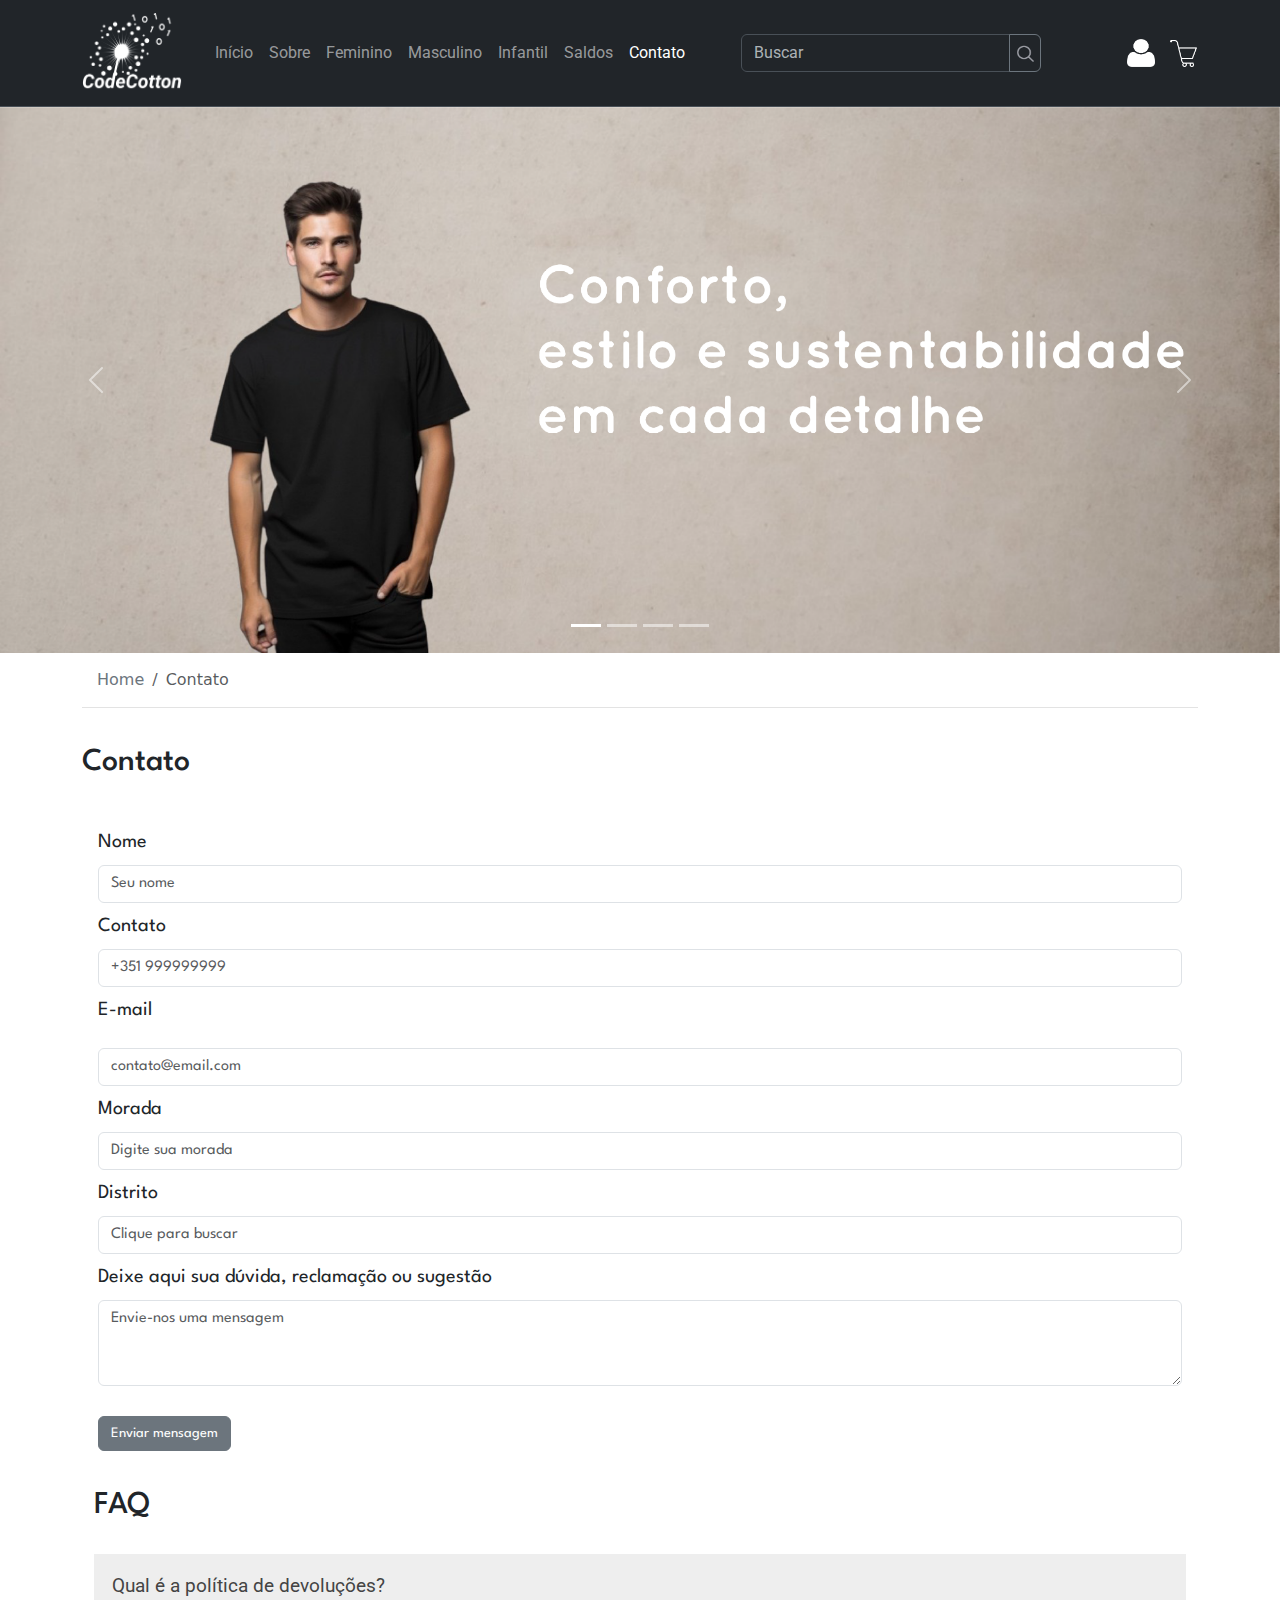
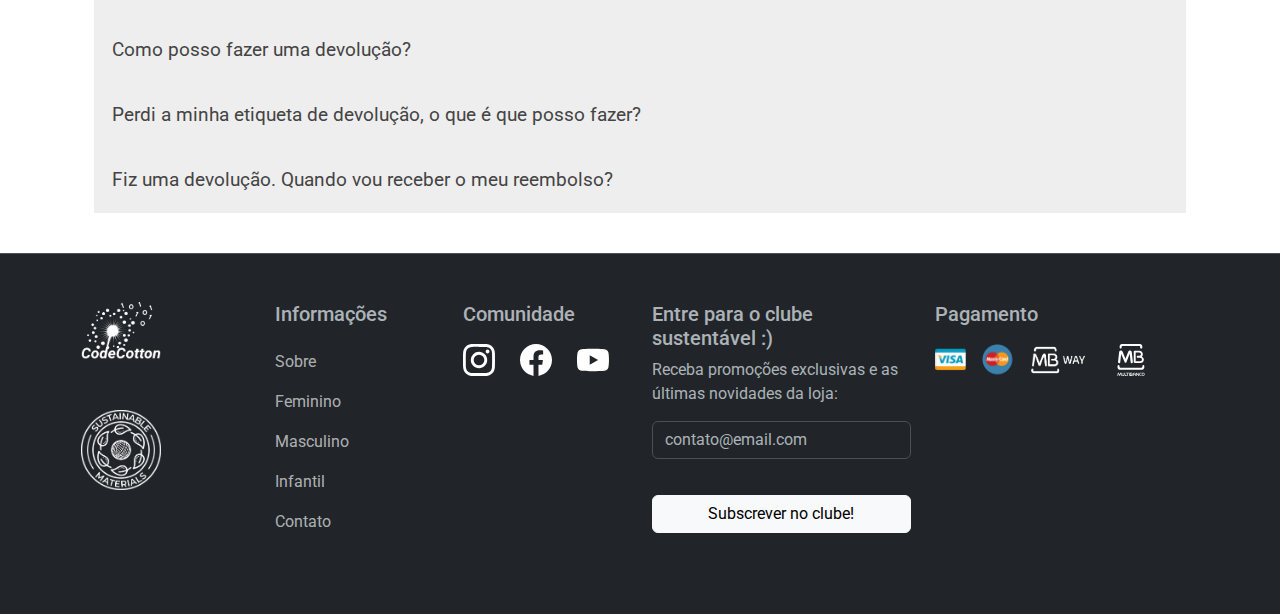
<file: contato.html>
<!DOCTYPE html>
<html lang="en">

<head>
  <meta charset="UTF-8">
  <meta name="viewport" content="width=device-width, initial-scale=1.0">
  <title>CodeCotton | Contato</title>
  <meta name="description" content="CodeCotton - Moda sustentável para toda a família. Conheça as novidades em roupas masculinas, femininas, infantis e promoções.">
  <link rel="stylesheet" href="https://cdnjs.cloudflare.com/ajax/libs/font-awesome/6.7.1/css/all.min.css" integrity="sha512-5Hs3dF2AEPkpNAR7UiOHba+lRSJNeM2ECkwxUIxC1Q/FLycGTbNapWXB4tP889k5T5Ju8fs4b1P5z/iB4nMfSQ==" crossorigin="anonymous" referrerpolicy="no-referrer" />
  <link rel="icon" type="image/png" sizes="50x50" href="imagens/favicon-50x50.png">
  <link rel="stylesheet" href="style.css">
  <!-- Fontes -->
  <link rel="preconnect" href="https://fonts.googleapis.com">
  <link rel="preconnect" href="https://fonts.gstatic.com" crossorigin>
  <link href="https://fonts.googleapis.com/css2?family=League+Spartan:wght@100..900&family=Quicksand:wght@300..700&family=Roboto:ital,wght@0,100;0,300;0,400;0,500;0,700;0,900;1,100;1,300;1,400;1,500;1,700;1,900&display=swap" rel="stylesheet" media="print" onload="this.media='all'">
  <!-- Bootstrap -->
  <link href="https://cdn.jsdelivr.net/npm/bootstrap@5.3.3/dist/css/bootstrap.min.css" rel="stylesheet" integrity="sha384-QWTKZyjpPEjISv5WaRU9OFeRpok6YctnYmDr5pNlyT2bRjXh0JMhjY6hW+ALEwIH" crossorigin="anonymous">
  <script src="https://cdn.jsdelivr.net/npm/bootstrap@5.3.3/dist/js/bootstrap.bundle.min.js" integrity="sha384-YvpcrYf0tY3lHB60NNkmXc5s9fDVZLESaAA55NDzOxhy9GkcIdslK1eN7N6jIeHz" crossorigin="anonymous"></script>
</head>

<body>
  <!-- Nav Bar -->
  <nav class="navbar bg-dark border-bottom border-body navbar-expand-sm py-2 sticky-top" data-bs-theme="dark">
    <div class="container">
      <!-- Logotipo -->
      <a class="navbar-brand logo" href="index.html">
        <img src="imagens/logotipo.png" width="100" height="80" alt="logo" />
      </a>

      <!-- Menu hambúrguer -->
      <button class="navbar-toggler" type="button" data-bs-toggle="collapse" data-bs-target="#menuNavbar" aria-label="Toggle navigation">
        <span class="navbar-toggler-icon"></span>
      </button>

      <!-- Menu header -->
      <div class="collapse navbar-collapse justify-content-between font-1" id="menuNavbar">
        <!-- Links de navegação -->
        <div class="navbar-nav">
          <a href="index.html" class="nav-link">Início</a>
          <a href="sobre.html" class="nav-link">Sobre</a>
          <a href="loja_feminina.html" class="nav-link">Feminino</a>
          <a href="loja_masculina.html" class="nav-link">Masculino</a>
          <a href="loja_infantil.html" class="nav-link">Infantil</a>
          <a href="saldos.html" class="nav-link">Saldos</a>
          <a href="contato.html" class="nav-link active">Contato</a>
        </div>

        <!-- Formulário de busca -->
        <form class="d-flex form-busca">
          <div class="input-group">
            <input type="search" class="form-control" placeholder="Buscar" aria-label="Search" />
            <button id="busca" class="btn btn-outline-secondary" type="button">
              <img src="imagens/search.png" alt="Buscar" style="width: 20px; height: 20px;" />
            </button>
          </div>
        </form>

        <!-- Login e Carrinho -->
        <div class="d-flex align-items-center icons-section">
          <span id="userNameDisplay" class="me-2"></span>
          <!-- Login -->
          <a href="#" class="nav-link" data-bs-toggle="modal" data-bs-target="#loginModal">
            <img src="imagens/login.png" width="24" alt="Login" class="icon" />
          </a>
          <!-- Carrinho -->
          <div class="barra-icon-carrinho">
            <a href="#" class="nav-link icon-carrinho" data-bs-toggle="offcanvas" data-bs-target="#offcanvasRight">
              <img src="imagens/carrinho-de-compras.png" width="24" alt="Carrinho" class="icon" />
            </a>
            <span id="contador-carrinho">0</span>
          </div>
        </div>

      </div>
    </div>
  </nav>
  <!-- Fim Nav Bar -->

  <!-- Listagem de produtos no carrinho -->
  <div class="offcanvas offcanvas-end" tabindex="-1" id="offcanvasRight" aria-labelledby="offcanvasRightLabel" aria-modal="true" role="dialog">
    <div class="offcanvas-header">
      <h5 class="offcanvas-title" id="offcanvasRightLabel">O seu carrinho
        <span id="total-itens" class="badge bg-secondary ms-2">0 itens</span>
      </h5>
      <button type="button" class="btn-close" data-bs-dismiss="offcanvas" aria-label="Close"></button>
    </div>
    <div class="offcanvas-body">
      <div class="cart-header">
        <div class="cart-title">Produto</div>
        <div class="cart-title">Quantidade</div>
        <div class="cart-title">Valor</div>
      </div>
      <div id="cartItems" class="mt-3">
      </div>
      <div class="offcanvas-footer p-3 border-top">
        <div class="d-flex justify-content-between align-items-center">
          <span class="fw-bold">Total:</span>
          <span id="valor-total" class="fw-bold">0.00 €</span>
        </div>
        <button id="pagarCompra" class="btn btn-dark w-100 mt-3">Efetuar Pagamento</button>
      </div>
    </div>

  </div>

  <!-- Fim - Listagem de produtos no carrinho -->

  <main>
    <!-- Container conteúdo -->
    <div class="conteudo">

      <!-- Carrossel fotos -->
      <div class="carousel slide" data-bs-ride="carousel" id="ads">
        <div class="carousel-indicators">
          <button class="active" data-bs-target="ads" data-bs-slide-to="0"></button>
          <button data-bs-target="#ads" data-bs-slide-to="1"></button>
          <button data-bs-target="#ads" data-bs-slide-to="2"></button>
          <button data-bs-target="#ads" data-bs-slide-to="3"></button>

        </div>
        <div class="carousel-inner">
          <div class="carousel-item active" data-bs-interval="3000">
            <img src="imagens/banner_masculino.png" alt="CodeCotton" class="img-fluid">
          </div>
          <div class="carousel-item" data-bs-interval="3000">
            <img src="imagens/banner_feminino.png" alt="CodeCotton" class="img-fluid">
          </div>
          <div class="carousel-item" data-bs-interval="3000">
            <img src="imagens/banner_crianca.png" alt="CodeCotton" class="img-fluid">
          </div>
          <div class="carousel-item" data-bs-interval="3000">
            <img src="imagens/banner_saldos.png" alt="CodeCotton" class="img-fluid">
          </div>
        </div>
        <button class="carousel-control-prev" data-bs-target="#ads" data-bs-slide="prev">
          <span class="carousel-control-prev-icon"></span>
        </button>
        <button class="carousel-control-next" data-bs-target="#ads" data-bs-slide="next">
          <span class="carousel-control-next-icon"></span>
        </button>
      </div>
      <!-- Fim - Carrossel fotos -->

      <!-- Breadcrumbs -->
      <div class="container">
        <nav aria-label="breadcrumb">
          <ol class="breadcrumb">
            <li class="breadcrumb-item">
              <a href="index.html" class="link-secondary link-underline-opacity-0 link-underline-opacity-100-hover">Home</a>
            </li>
            <li class="breadcrumb-item active" aria-current="page">Contato</li>
          </ol>
        </nav>
      </div>
      <!-- Fim - Breadcrumbs -->

      <!-- Contato -->

      <div class="container contato font-2">
        <h2>Contato</h2>
        <div class="container p-3 fs-5 text-dark">
          <form>
            <div class="mb-2">
              <label for="name" class="form-label">Nome</label>
              <input type="text" class="form-control" id="name" placeholder="Seu nome">
            </div>
            <div class="mb-2">
              <label for="fone" class="form-label">Contato</label>
              <input type="fone" class="form-control" id="fone" placeholder="+351 999999999">
            </div>
            <div class="mb-2">
              <label for="email" class="form-label">E-mail</label>
              <input type="email" class="form-control" id="email" placeholder="contato@email.com">
            </div>
            <div class="mb-2">
              <label for="adress" class="form-label">Morada</label>
              <input type="text" class="form-control" id="adress" placeholder="Digite sua morada">
            </div>
            <div class="mb-2">
              <label for="" class="form-label">Distrito</label>
              <input type="text" class="form-control" list="distrito" placeholder="Clique para buscar">
              <datalist id="distrito">
                <option value="Aveiro"></option>
                <option value="Beja"></option>
                <option value="Braga"></option>
                <option value="Bragança"></option>
                <option value="Castelo Branco"></option>
                <option value="Coimbra"></option>
                <option value="Évora"></option>
                <option value="Faro"></option>
                <option value="Guarda"></option>
                <option value="Leiria"></option>
                <option value="Lisboa"></option>
                <option value="Portalegre"></option>
                <option value="Porto"></option>
                <option value="Santarém"></option>
                <option value="Setúbal"></option>
                <option value="Viana do Castelo"></option>
                <option value="Vila Real"></option>
                <option value="Viseu"></option>
              </datalist>
            </div>
            <label for="" class="form-label">Deixe aqui sua dúvida, reclamação ou sugestão</label>
            <textarea class="form-control" id="mensagem" rows="3" placeholder="Envie-nos uma mensagem"></textarea>
            <br>
            <button type="submit" class="btn btn-secondary">Enviar mensagem</button>
          </form>
        </div>

        <!-- FAQ -->

        <div class="container faq">
          <h2>FAQ</h2>
          <button class="accordion">
            <span>
              Qual é a política de devoluções?
            </span>
            <i class="fa-solid fa-chevron-down"></i>
          </button>
          <div class="panel">
            <p>O prazo para devolução das compras online é de 30 dias a partir do momento em que recebe a sua encomenda.</p>
          </div>

          <button class="accordion">
            <span>
              Como posso fazer uma devolução?
            </span>
            <i class="fa-solid fa-chevron-down"></i>
          </button>
          <div class="panel">
            <p>Todas as nossas encomendas contêm um formulário de devolução que deve ser preenchido e colocado numa embalagem com os artigos a serem devolvidos.

              Pode optar pelos seguintes métodos de devolução: pontos de recolha ou recolha a domicílio. </p>
          </div>

          <button class="accordion">
            <span>
              Perdi a minha etiqueta de devolução, o que é que posso fazer?
            </span>
            <i class="fa-solid fa-chevron-down"></i>
          </button>
          <div class="panel">
            <p>Dentro da sua embalagem há um formulário de devolução e uma etiqueta autocolante. Caso tenha perdido, por favor, contacte o nosso apoio ao cliente.</p>
          </div>

          <button class="accordion">
            <span>
              Fiz uma devolução. Quando vou receber o meu reembolso?</span>
            <i class="fa-solid fa-chevron-down"></i></button>
          <div class="panel">
            <p>Uma vez efetuada a devolução, temos um prazo de 14 dias para processar o reembolso para o mesmo método de pagamento. Quando isso acontecer, receberá um e-mail de confirmação com o recibo comprovativo em anexo. Dependendo do seu banco, pode demorar até 30 dias para ver o reembolso na sua conta bancária.</p>
          </div>
        </div>

        <!-- Script do Acccordion -->

        <script>
          var acc = document.getElementsByClassName("accordion");
          var i;

          for (i = 0; i < acc.length; i++) {
            acc[i].addEventListener("click", function () {
              this.classList.toggle("active");
              var panel = this.nextElementSibling;
              if (panel.style.display === "block") {
                panel.style.display = "none";
              } else {
                panel.style.display = "block";
              }
            });
          }
        </script>

        <!-- Fim Script do Acccordion -->

      </div>
      <!-- Fim - Contato -->

    </div>
    <!-- Fim - Container Conteúdo -->
  </main>

  <!-- Footer -->
  <footer class="border-top text-muted bg-dark text-light footer-container font-1" data-bs-theme="dark">
    <div class="container py-4 py-md-5 px-4 px-md-3 text-body-secondary">
      <div class="row">
        <div class="col-lg-1 mb-5 selos">
          <a class="navbar-brand" href="index.html">
            <img src="imagens/logotipo.png" width="80" height="60" alt="logo">
          </a>
          <img src="imagens/footer-eco-icon-white.png" width="80" height="80" alt="Sustainable Icon" class="mt-5">
        </div>
        <div class="col-6 col-lg-2 offset-lg-1 mb-3">
          <h5>Informações</h5>
          <nav class="navbar">
            <div class="navbar-nav mr-auto navbar-left ">
              <a href="sobre.html" class="nav-link">Sobre</a>
              <a href="loja_feminina.html" class="nav-link">Feminino</a>
              <a href="loja_masculina.html" class="nav-link">Masculino</a>
              <a href="loja_infantil.html" class="nav-link">Infantil</a>
              <a href="contato.html" class="nav-link">Contato</a>
            </div>
          </nav>
        </div>
        <div class="col-6 col-lg-2 mb-3 footer-redes">
          <h5>Comunidade</h5>
          <div class="mb-3">
            <ul class="list-unstyled">
              <li><a href="https://www.instagram.com/cesae.digital/" target="_blank">
                  <img src="imagens/instagram.svg" alt="Instagram">
                </a></li>
              <li><a href="https://www.facebook.com/CesaeDigital" target="_blank">
                  <img src="imagens/facebook.svg" alt="Facebook">
                </a></li>
              <li><a href="https://www.youtube.com/user/CESAECanal" target="_blank">
                  <img src="imagens/youtube.svg" alt="youtube">
                </a></li>
            </ul>
          </div>
        </div>
        <div class="col-6 col-lg-3 mb-3 footer-clube">
          <h5>Entre para o clube sustentável :)</h5>
          <form id="emailForm">
            <div class="mb-3">
              <label for="email">Receba promoções exclusivas e as últimas novidades da loja:</label>
              <input type="email" class="form-control" id="email" name="email" placeholder="contato@email.com">
            </div>
            <button class="btn btn-light subscribeButton" id="subscribeButton" type="button">Subscrever no clube!</button>
          </form>

          <!-- Modal de Alerta -->
          <div class="modal fade" id="alertModal" tabindex="-1" aria-labelledby="alertModalLabel">
            <div class="modal-dialog">
              <div class="modal-content bg-light text-dark">
                <div class="modal-header">
                  <h5 class="modal-title" id="alertModalLabel">Atenção</h5>
                  <button type="button" class="btn-close" data-bs-dismiss="modal" aria-label="Fechar"></button>
                </div>
                <div class="modal-body">
                  <p id="modalMessage"></p>
                </div>
                <div class="modal-footer">
                  <button type="button" class="btn btn-dark" data-bs-dismiss="modal">Ok</button>
                </div>
              </div>
            </div>
          </div>
        </div>

        <div class="col-6 col-lg-3 mb-3 footer-pagamento">
          <h5>Pagamento</h5>
          <div class="mb-3">
            <ul class="list-unstyled">
              <li class="icon-pag"><img src="imagens/visa.svg" alt="Visa"></li>
              <li class="icon-pag"><img src="imagens/logo_master.svg" alt="Mastercard"></li>
              <li class="icon-pag-b"><img src=" imagens/mbway_white.png" alt="Mbway"></li>
              <li class="icon-pag-b"><img src="imagens/icon-multibanco.svg" alt="Multibanco"></li>
            </ul>
          </div>
        </div>
      </div>
    </div>
  </footer>
  <!-- Fim - Footer -->

  <!-- Modal Login -->
  <div class="modal fade" id="loginModal" tabindex="-1" aria-labelledby="loginModalLabel">
    <div class="modal-dialog">
      <div class="modal-content bg-light text-dark">
        <div class="modal-header">
          <h5 class="modal-title" id="loginModalLabel">Login</h5>
          <button type="button" class="btn-close" data-bs-dismiss="modal" aria-label="Close"></button>
        </div>
        <div class="modal-body">
          <form id="loginForm">
            <div class="mb-3">
              <label for="email" class="form-label">E-mail</label>
              <input type="email" class="form-control" id="email-user" placeholder="Digite seu e-mail" required>
              <div class="text-danger small d-none" id="emailError">Por favor, insira um e-mail válido.</div>
            </div>
            <div class="mb-3">
              <label for="nome" class="form-label">Nome</label>
              <input type="text" class="form-control" id="nome-user" placeholder="Digite seu nome" maxlength="10" required>
              <div class="text-danger small d-none" id="nomeError">O nome não pode estar vazio e deve ter no máximo 10 caracteres.</div>
            </div>
            <div class="mb-3">
              <label for="password" class="form-label">Senha</label>
              <input type="password" class="form-control" id="password" placeholder="Digite sua senha" required>
              <div class="text-danger small d-none" id="passwordError">A senha deve ter pelo menos 6 caracteres.</div>
            </div>
            <button type="button" class="btn btn-dark w-100" id="loginButton">Entrar</button>
            <button type="button" class="btn btn-dark w-100 mt-2 d-none" id="logoutButton">Terminar sessão</button>
          </form>
        </div>
      </div>
    </div>
  </div>
  <!-- Fim - Modal Login -->

  <!-- Modal para exibir mensagem de usuário logado -->
  <div class="modal fade" id="loggedInModal" tabindex="-1" aria-labelledby="loggedInModalLabel">
    <div class="modal-dialog">
      <div class="modal-content bg-light text-dark">
        <div class="modal-header">
          <h5 class="modal-title" id="loggedInModalLabel">Sucesso</h5>
          <button type="button" class="btn-close" data-bs-dismiss="modal" aria-label="Close"></button>
        </div>
        <div class="modal-body">
          <p>Usuário logado com sucesso!</p>
        </div>
        <div class="modal-footer">
          <button type="button" class="btn btn-dark" data-bs-dismiss="modal">OK</button>
        </div>
      </div>
    </div>
  </div>
  <script src="script.js"></script>

</body>

</html>
</file>
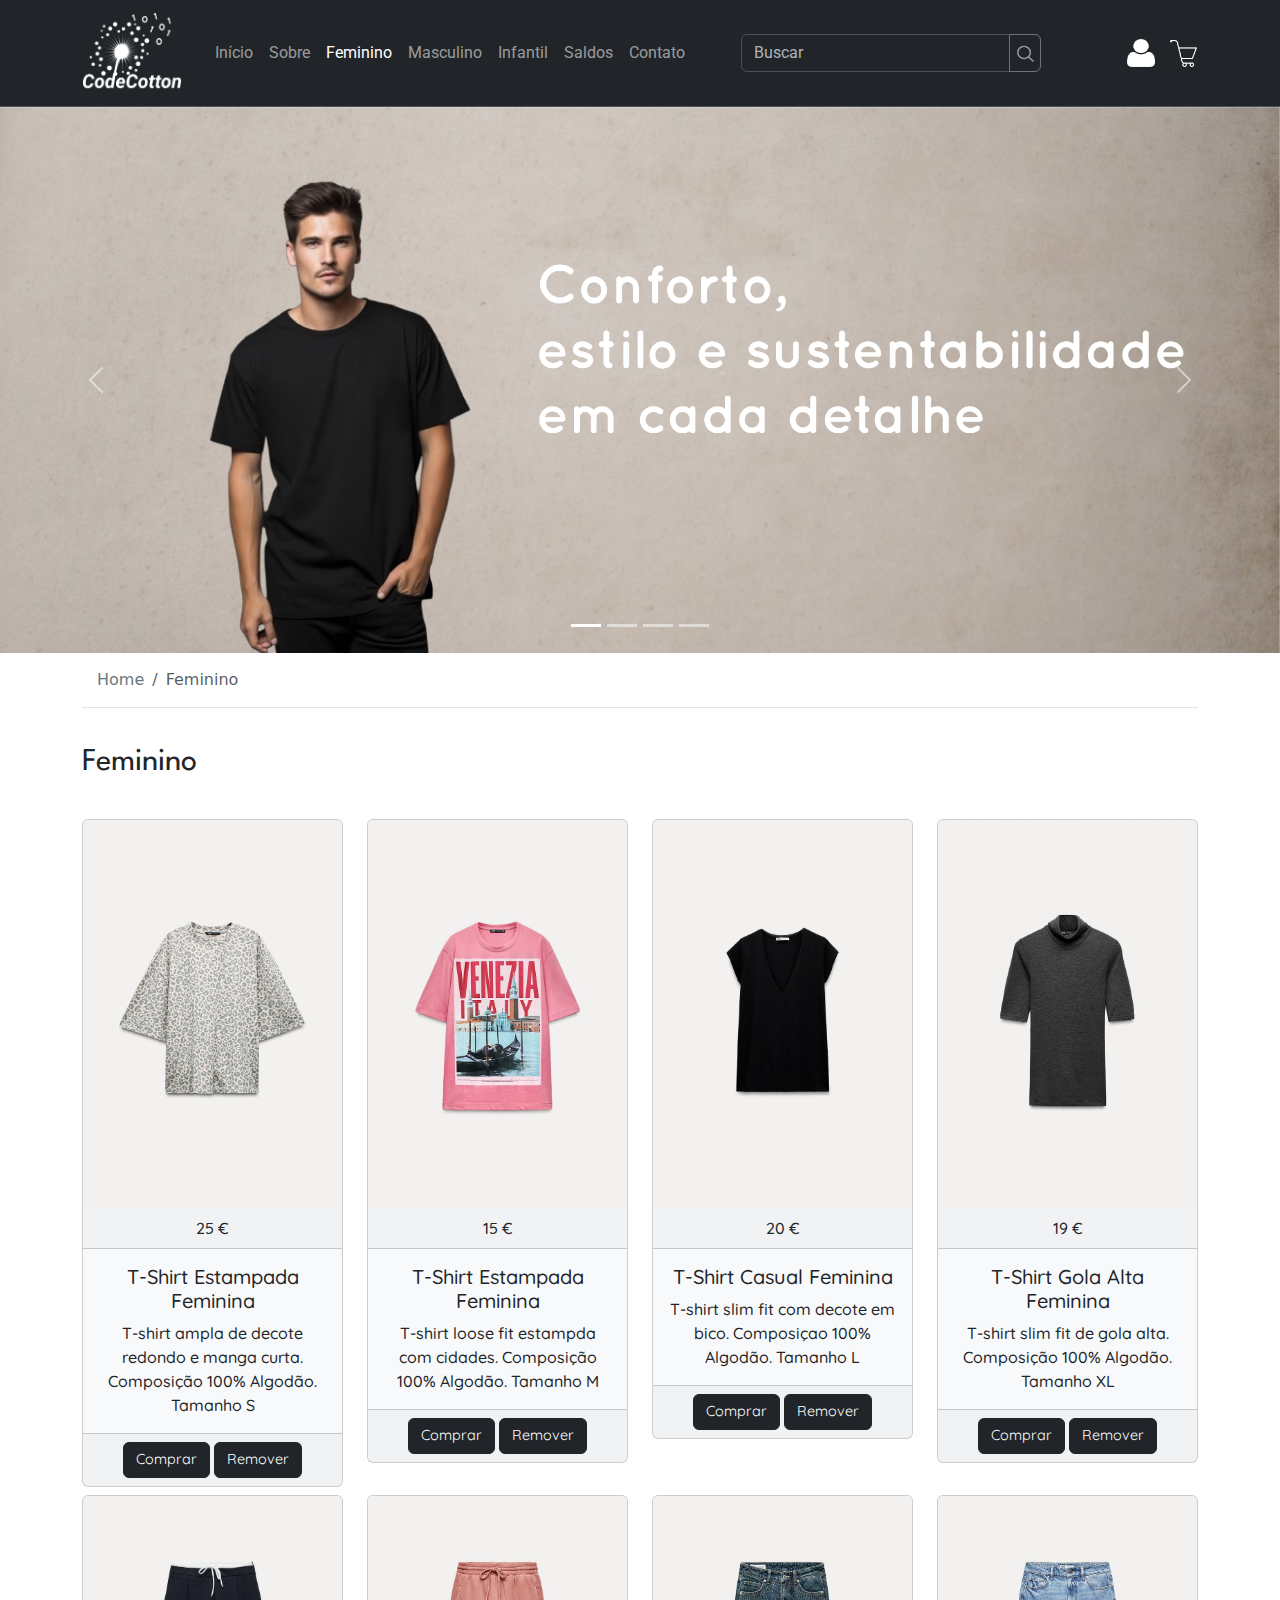
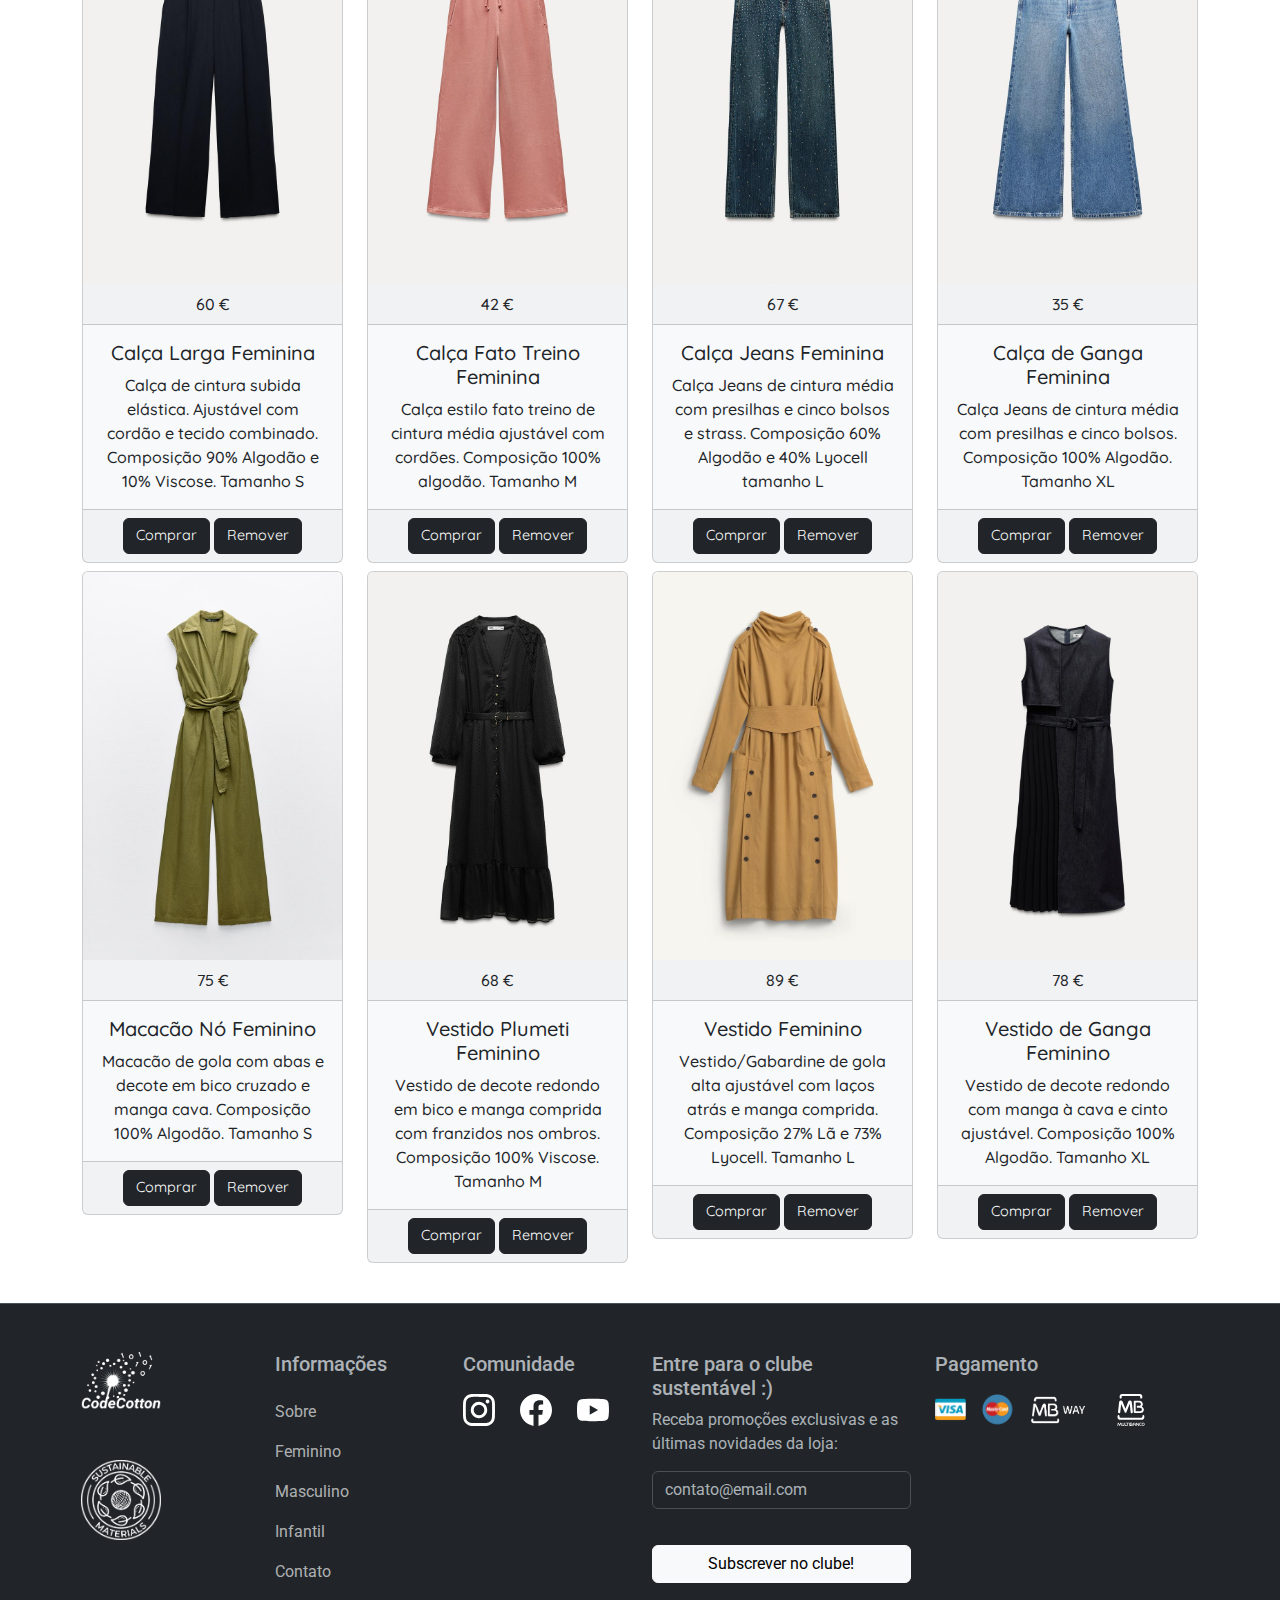
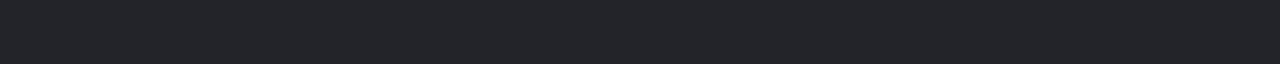
<file: loja_feminina.html>
<!DOCTYPE html>
<html lang="en">

<head>
  <meta charset="UTF-8">
  <meta name="viewport" content="width=device-width, initial-scale=1.0">
  <title>CodeCotton | Feminino</title>
  <meta name="description" content="CodeCotton - Moda sustentável para toda a família. Conheça as novidades em roupas masculinas, femininas, infantis e promoções.">
  <link rel="icon" type="image/png" sizes="50x50" href="imagens/favicon-50x50.png">
  <link rel="stylesheet" href="style.css">
  <!-- Fontes -->
  <link rel="preconnect" href="https://fonts.googleapis.com">
  <link rel="preconnect" href="https://fonts.gstatic.com" crossorigin>
  <link href="https://fonts.googleapis.com/css2?family=League+Spartan:wght@100..900&family=Quicksand:wght@300..700&family=Roboto:ital,wght@0,100;0,300;0,400;0,500;0,700;0,900;1,100;1,300;1,400;1,500;1,700;1,900&display=swap" rel="stylesheet" media="print" onload="this.media='all'">
  <!-- Bootstrap -->
  <link href="https://cdn.jsdelivr.net/npm/bootstrap@5.3.3/dist/css/bootstrap.min.css" rel="stylesheet" integrity="sha384-QWTKZyjpPEjISv5WaRU9OFeRpok6YctnYmDr5pNlyT2bRjXh0JMhjY6hW+ALEwIH" crossorigin="anonymous">
  <script src="https://cdn.jsdelivr.net/npm/bootstrap@5.3.3/dist/js/bootstrap.bundle.min.js" integrity="sha384-YvpcrYf0tY3lHB60NNkmXc5s9fDVZLESaAA55NDzOxhy9GkcIdslK1eN7N6jIeHz" crossorigin="anonymous"></script>
</head>

<body>
  <!-- Nav Bar -->
  <nav class="navbar bg-dark border-bottom border-body navbar-expand-sm py-2 sticky-top" data-bs-theme="dark">
    <div class="container">
      <!-- Logotipo -->
      <a class="navbar-brand logo" href="index.html">
        <img src="imagens/logotipo.png" width="100" height="80" alt="logo" />
      </a>

      <!-- Menu hambúrguer -->
      <button class="navbar-toggler" type="button" data-bs-toggle="collapse" data-bs-target="#menuNavbar" aria-label="Toggle navigation">
        <span class="navbar-toggler-icon"></span>
      </button>

      <!-- Menu header -->
      <div class="collapse navbar-collapse justify-content-between font-1" id="menuNavbar">
        <!-- Links de navegação -->
        <div class="navbar-nav">
          <a href="index.html" class="nav-link">Início</a>
          <a href="sobre.html" class="nav-link">Sobre</a>
          <a href="loja_feminina.html" class="nav-link active">Feminino</a>
          <a href="loja_masculina.html" class="nav-link">Masculino</a>
          <a href="loja_infantil.html" class="nav-link">Infantil</a>
          <a href="saldos.html" class="nav-link">Saldos</a>
          <a href="contato.html" class="nav-link">Contato</a>
        </div>

        <!-- Formulário de busca -->
        <form class="d-flex form-busca">
          <div class="input-group">
            <input type="search" class="form-control" placeholder="Buscar" aria-label="Search" />
            <button id="busca" class="btn btn-outline-secondary" type="button">
              <img src="imagens/search.png" alt="Buscar" style="width: 20px; height: 20px;" />
            </button>
          </div>
        </form>

        <!-- Login e Carrinho -->
        <div class="d-flex align-items-center icons-section">
          <span id="userNameDisplay" class="me-2"></span>
          <!-- Login -->
          <a href="#" class="nav-link" data-bs-toggle="modal" data-bs-target="#loginModal">
            <img src="imagens/login.png" width="24" alt="Login" class="icon" />
          </a>
          <!-- Carrinho -->
          <div class="barra-icon-carrinho">
            <a href="#" class="nav-link icon-carrinho" data-bs-toggle="offcanvas" data-bs-target="#offcanvasRight">
              <img src="imagens/carrinho-de-compras.png" width="24" alt="Carrinho" class="icon" />
            </a>
            <span id="contador-carrinho">0</span>
          </div>
        </div>

      </div>
    </div>
  </nav>
  <!-- Fim Nav Bar -->

  <!-- Listagem de produtos no carrinho -->
  <div class="offcanvas offcanvas-end" tabindex="-1" id="offcanvasRight" aria-labelledby="offcanvasRightLabel" aria-modal="true" role="dialog">
    <div class="offcanvas-header">
      <h5 class="offcanvas-title" id="offcanvasRightLabel">O seu carrinho
        <span id="total-itens" class="badge bg-secondary ms-2">0 itens</span>
      </h5>
      <button type="button" class="btn-close" data-bs-dismiss="offcanvas" aria-label="Close"></button>
    </div>
    <div class="offcanvas-body">
      <div class="cart-header">
        <div class="cart-title">Produto</div>
        <div class="cart-title">Quantidade</div>
        <div class="cart-title">Valor</div>
      </div>
      <div id="cartItems" class="mt-3">
      </div>
      <div class="offcanvas-footer p-3 border-top">
        <div class="d-flex justify-content-between align-items-center">
          <span class="fw-bold">Total:</span>
          <span id="valor-total" class="fw-bold">0.00 €</span>
        </div>
        <button id="pagarCompra" class="btn btn-dark w-100 mt-3">Efetuar Pagamento</button>
      </div>
    </div>

  </div>

  <!-- Fim - Listagem de produtos no carrinho -->

  <main>
    <!-- Container conteúdo -->
    <div class="conteudo">

      <!-- Carrossel fotos -->
      <div class="carousel slide" data-bs-ride="carousel" id="ads">
        <div class="carousel-indicators">
          <button class="active" data-bs-target="ads" data-bs-slide-to="0"></button>
          <button data-bs-target="#ads" data-bs-slide-to="1"></button>
          <button data-bs-target="#ads" data-bs-slide-to="2"></button>
          <button data-bs-target="#ads" data-bs-slide-to="3"></button>

        </div>
        <div class="carousel-inner">
          <div class="carousel-item active" data-bs-interval="3000">
            <img src="imagens/banner_masculino.png" alt="CodeCotton" class="img-fluid">
          </div>
          <div class="carousel-item" data-bs-interval="3000">
            <img src="imagens/banner_feminino.png" alt="CodeCotton" class="img-fluid">
          </div>
          <div class="carousel-item" data-bs-interval="3000">
            <img src="imagens/banner_crianca.png" alt="CodeCotton" class="img-fluid">
          </div>
          <div class="carousel-item" data-bs-interval="3000">
            <img src="imagens/banner_saldos.png" alt="CodeCotton" class="img-fluid">
          </div>
        </div>
        <button class="carousel-control-prev" data-bs-target="#ads" data-bs-slide="prev">
          <span class="carousel-control-prev-icon"></span>
        </button>
        <button class="carousel-control-next" data-bs-target="#ads" data-bs-slide="next">
          <span class="carousel-control-next-icon"></span>
        </button>
      </div>
      <!-- Fim - Carrossel fotos -->

      <!-- Breadcrumbs -->
      <div class="container">
        <nav aria-label="breadcrumb">
          <ol class="breadcrumb">
            <li class="breadcrumb-item">
              <a href="index.html" class="link-secondary link-underline-opacity-0 link-underline-opacity-100-hover">Home</a>
            </li>
            <li class="breadcrumb-item active" aria-current="page">Feminino</li>
          </ol>
        </nav>
      </div>
      <!-- Fim - Breadcrumbs -->

      <!-- Itens Loja -->
      <div class="container">
        <h2 class="font-2">Feminino</h2>

        <div class="row font-3">
          <div class="col-xl-3 col-lg-3 col-md-4 col-sm-6 d-flex align-itens-stretch pt-2">
            <div class="product-card" data-id="1">
              <div class="card text-center bg-light">
                <img src="imagens/Produtos/camiseta_feminina_estampada.webp" class="card-img-top" alt="T-shirt Feminina Preta">
                <div class="card-header"> 25 €</div>
                <div class="card-body">
                  <h5 class="card-title"> T-Shirt Estampada Feminina </h5>
                  <p class="card-text">
                    T-shirt ampla de decote redondo e manga curta. Composição 100% Algodão. Tamanho S
                  </p>
                </div>
                <div class="card-footer">
                  <form class="d-block">
                    <button class="btn btn-dark add-to-cart">Comprar</button>
                    <button class="btn btn-dark remove-from-cart">Remover</button>
                  </form>
                </div>
              </div>
            </div>
          </div>

          <div class="col-xl-3 col-lg-3 col-md-4 col-sm-6 d-flex align-itens-stretch pt-2">
            <div class="product-card" data-id="2">
              <div class="card text-center bg-light">
                <img src="imagens/Produtos/camiseta_feminina_rosa.jpg" class="card-img-top" alt="T-shirt Feminina Preta">
                <div class="card-header"> 15 €</div>
                <div class="card-body">
                  <h5 class="card-title"> T-Shirt Estampada Feminina </h5>
                  <p class="card-text">
                    T-shirt loose fit estampda com cidades. Composição 100% Algodão. Tamanho M
                  </p>
                </div>
                <div class="card-footer">
                  <form class="d-block">
                    <button class="btn btn-dark add-to-cart">Comprar</button>
                    <button class="btn btn-dark remove-from-cart">Remover</button>
                  </form>
                </div>
              </div>
            </div>
          </div>

          <div class="col-xl-3 col-lg-3 col-md-4 col-sm-6 d-flex align-itens-stretch pt-2">
            <div class="product-card" data-id="3">
              <div class="card text-center bg-light">
                <img src="imagens/Produtos/camiseta_feminina_preta.jpg" class="card-img-top" alt="T-shirt Feminina Preta">
                <div class="card-header"> 20 €</div>
                <div class="card-body">
                  <h5 class="card-title"> T-Shirt Casual Feminina </h5>
                  <p class="card-text">
                    T-shirt slim fit com decote em bico. Composiçao 100% Algodão. Tamanho L
                  </p>
                </div>
                <div class="card-footer">
                  <form class="d-block">
                    <button class="btn btn-dark add-to-cart">Comprar</button>
                    <button class=" btn btn-dark remove-from-cart">Remover</button>
                  </form>
                </div>
              </div>
            </div>
          </div>

          <div class="col-xl-3 col-lg-3 col-md-4 col-sm-6 d-flex align-itens-stretch pt-2">
            <div class="product-card" data-id="4">
              <div class="card text-center bg-light">
                <img src="imagens/Produtos/camiseta_feminina_cinzenta.jpg" class="card-img-top" alt="T-shirt Feminina Preta">
                <div class="card-header"> 19 €</div>
                <div class="card-body">
                  <h5 class="card-title"> T-Shirt Gola Alta Feminina </h5>
                  <p class="card-text">
                    T-shirt slim fit de gola alta. Composição 100% Algodão. Tamanho XL
                  </p>
                </div>
                <div class="card-footer">
                  <form class="d-block">
                    <button class="btn btn-dark add-to-cart">Comprar</button>
                    <button class=" btn btn-dark remove-from-cart">Remover</button>
                  </form>
                </div>
              </div>
            </div>
          </div>

          <div class="col-xl-3 col-lg-3 col-md-4 col-sm-6 d-flex align-itens-stretch pt-2">
            <div class="product-card" data-id="5">
              <div class="card text-center bg-light">
                <img src="imagens/Produtos/calça_feminino_preta.jpg" class="card-img-top" alt="Calça jeans Feminina">
                <div class="card-header"> 60 €</div>
                <div class="card-body">
                  <h5 class="card-title"> Calça Larga Feminina </h5>
                  <p class="card-text">
                    Calça de cintura subida elástica. Ajustável com cordão e tecido combinado. Composição 90% Algodão e 10% Viscose. Tamanho S
                  </p>
                </div>
                <div class="card-footer">
                  <form class="d-block">
                    <button class="btn btn-dark add-to-cart">Comprar</button>
                    <button class=" btn btn-dark remove-from-cart">Remover</button>
                  </form>
                </div>
              </div>
            </div>
          </div>

          <div class="col-xl-3 col-lg-3 col-md-4 col-sm-6 d-flex align-itens-stretch pt-2">
            <div class="product-card" data-id="6">
              <div class="card text-center bg-light">
                <img src="imagens/Produtos/calça_feminino_rosa.jpg" class="card-img-top" alt="Calça jeans Feminina">
                <div class="card-header"> 42 €</div>
                <div class="card-body">
                  <h5 class="card-title"> Calça Fato Treino Feminina </h5>
                  <p class="card-text">
                    Calça estilo fato treino de cintura média ajustável com cordões. Composição 100% algodão. Tamanho M
                  </p>
                </div>
                <div class="card-footer">
                  <form class="d-block">
                    <button class="btn btn-dark add-to-cart">Comprar</button>
                    <button class=" btn btn-dark remove-from-cart">Remover</button>
                  </form>
                </div>
              </div>
            </div>
          </div>

          <div class="col-xl-3 col-lg-3 col-md-4 col-sm-6 d-flex align-itens-stretch pt-2">
            <div class="product-card" data-id="7">
              <div class="card text-center bg-light">
                <img src="imagens/Produtos/calça_feminino_ganga.jpg" class="card-img-top" alt="Calça jeans Feminina">
                <div class="card-header"> 67 €</div>
                <div class="card-body">
                  <h5 class="card-title"> Calça Jeans Feminina </h5>
                  <p class="card-text">
                    Calça Jeans de cintura média com presilhas e cinco bolsos e strass. Composição 60% Algodão e 40% Lyocell tamanho L
                  </p>
                </div>
                <div class="card-footer">
                  <form class="d-block">
                    <button class="btn btn-dark add-to-cart">Comprar</button>
                    <button class=" btn btn-dark remove-from-cart">Remover</button>
                  </form>
                </div>
              </div>
            </div>
          </div>

          <div class="col-xl-3 col-lg-3 col-md-4 col-sm-6 d-flex align-itens-stretch pt-2">
            <div class="product-card" data-id="8">
              <div class="card text-center bg-light">
                <img src="imagens/Produtos/calça_feminino_gangaazul.jpg" class="card-img-top" alt="Calça jeans Feminina">
                <div class="card-header"> 35 €</div>
                <div class="card-body">
                  <h5 class="card-title"> Calça de Ganga Feminina </h5>
                  <p class="card-text">
                    Calça Jeans de cintura média com presilhas e cinco bolsos. Composição 100% Algodão. Tamanho XL
                  </p>
                </div>
                <div class="card-footer">
                  <form class="d-block">
                    <button class="btn btn-dark add-to-cart">Comprar</button>
                    <button class=" btn btn-dark remove-from-cart">Remover</button>
                  </form>
                </div>
              </div>
            </div>
          </div>

          <div class="col-xl-3 col-lg-3 col-md-4 col-sm-6 d-flex align-itens-stretch pt-2">
            <div class="product-card" data-id="9">
              <div class="card text-center bg-light">
                <img src="imagens/Produtos/vestido_feminino_verde.jpg" class="card-img-top" alt="Vestido">
                <div class="card-header"> 75 €</div>
                <div class="card-body">
                  <h5 class="card-title">Macacão Nó Feminino </h5>
                  <p class="card-text">
                    Macacão de gola com abas e decote em bico cruzado e manga cava. Composição 100% Algodão. Tamanho S
                  </p>
                </div>
                <div class="card-footer">
                  <form class="d-block">
                    <button class="btn btn-dark add-to-cart">Comprar</button>
                    <button class=" btn btn-dark remove-from-cart">Remover</button>
                  </form>
                </div>
              </div>
            </div>
          </div>

          <div class="col-xl-3 col-lg-3 col-md-4 col-sm-6 d-flex align-itens-stretch pt-2">
            <div class="product-card" data-id="10">
              <div class="card text-center bg-light">
                <img src="imagens/Produtos/vestido_feminino_preto.jpg" class="card-img-top" alt="Vestido">
                <div class="card-header"> 68 €</div>
                <div class="card-body">
                  <h5 class="card-title">Vestido Plumeti Feminino</h5>
                  <p class="card-text">
                    Vestido de decote redondo em bico e manga comprida com franzidos nos ombros. Composição 100% Viscose. Tamanho M
                  </p>
                </div>
                <div class="card-footer">
                  <form class="d-block">
                    <button class="btn btn-dark add-to-cart">Comprar</button>
                    <button class=" btn btn-dark remove-from-cart">Remover</button>
                  </form>
                </div>
              </div>
            </div>
          </div>

          <div class="col-xl-3 col-lg-3 col-md-4 col-sm-6 d-flex align-itens-stretch pt-2">
            <div class="product-card" data-id="11">
              <div class="card text-center bg-light">
                <img src="imagens/Produtos/vestido_feminino_amarelo.jpg" class="card-img-top" alt="Vestido">
                <div class="card-header"> 89 €</div>
                <div class="card-body">
                  <h5 class="card-title"> Vestido Feminino </h5>
                  <p class="card-text">
                    Vestido/Gabardine de gola alta ajustável com laços atrás e manga comprida. Composição 27% Lã e 73% Lyocell. Tamanho L
                  </p>
                </div>
                <div class="card-footer">
                  <form class="d-block">
                    <button class="btn btn-dark add-to-cart">Comprar</button>
                    <button class=" btn btn-dark remove-from-cart">Remover</button>
                  </form>
                </div>
              </div>
            </div>
          </div>

          <div class="col-xl-3 col-lg-3 col-md-4 col-sm-6 d-flex align-itens-stretch pt-2">
            <div class="product-card" data-id="12">
              <div class="card text-center bg-light">
                <img src="imagens/Produtos/vestido_feminino_ganga.jpg" class="card-img-top" alt="Vestido">
                <div class="card-header"> 78 €</div>
                <div class="card-body">
                  <h5 class="card-title"> Vestido de Ganga Feminino </h5>
                  <p class="card-text">
                    Vestido de decote redondo com manga à cava e cinto ajustável. Composição 100% Algodão. Tamanho XL
                  </p>
                </div>
                <div class="card-footer">
                  <form class="d-block">
                    <button class="btn btn-dark add-to-cart">Comprar</button>
                    <button class=" btn btn-dark remove-from-cart">Remover</button>
                  </form>
                </div>
              </div>
            </div>
          </div>
        </div>
      </div>
      <!-- Fim - Itens Loja -->
    </div>

  </main>

  <!-- Footer -->
  <footer class="border-top text-muted bg-dark text-light footer-container font-1" data-bs-theme="dark">
    <div class="container py-4 py-md-5 px-4 px-md-3 text-body-secondary">
      <div class="row">
        <div class="col-lg-1 mb-5 selos">
          <a class="navbar-brand" href="index.html">
            <img src="imagens/logotipo.png" width="80" height="60" alt="logo">
          </a>
          <img src="imagens/footer-eco-icon-white.png" width="80" height="80" alt="Sustainable Icon" class="mt-5">
        </div>
        <div class="col-6 col-lg-2 offset-lg-1 mb-3">
          <h5>Informações</h5>
          <nav class="navbar">
            <div class="navbar-nav mr-auto navbar-left ">
              <a href="sobre.html" class="nav-link">Sobre</a>
              <a href="loja_feminina.html" class="nav-link">Feminino</a>
              <a href="loja_masculina.html" class="nav-link">Masculino</a>
              <a href="loja_infantil.html" class="nav-link">Infantil</a>
              <a href="contato.html" class="nav-link">Contato</a>
            </div>
          </nav>
        </div>
        <div class="col-6 col-lg-2 mb-3 footer-redes">
          <h5>Comunidade</h5>
          <div class="mb-3">
            <ul class="list-unstyled">
              <li><a href="https://www.instagram.com/cesae.digital/" target="_blank">
                  <img src="imagens/instagram.svg" alt="Instagram">
                </a></li>
              <li><a href="https://www.facebook.com/CesaeDigital" target="_blank">
                  <img src="imagens/facebook.svg" alt="Facebook">
                </a></li>
              <li><a href="https://www.youtube.com/user/CESAECanal" target="_blank">
                  <img src="imagens/youtube.svg" alt="youtube">
                </a></li>
            </ul>
          </div>
        </div>
        <div class="col-6 col-lg-3 mb-3 footer-clube">
          <h5>Entre para o clube sustentável :)</h5>
          <form id="emailForm">
            <div class="mb-3">
              <label for="email">Receba promoções exclusivas e as últimas novidades da loja:</label>
              <input type="email" class="form-control" id="email" name="email" placeholder="contato@email.com">
            </div>
            <button class="btn btn-light subscribeButton" id="subscribeButton" type="button">Subscrever no clube!</button>
          </form>

          <!-- Modal de Alerta -->
          <div class="modal fade" id="alertModal" tabindex="-1" aria-labelledby="alertModalLabel">
            <div class="modal-dialog">
              <div class="modal-content bg-light text-dark">
                <div class="modal-header">
                  <h5 class="modal-title" id="alertModalLabel">Atenção</h5>
                  <button type="button" class="btn-close" data-bs-dismiss="modal" aria-label="Fechar"></button>
                </div>
                <div class="modal-body">
                  <p id="modalMessage"></p>
                </div>
                <div class="modal-footer">
                  <button type="button" class="btn btn-dark" data-bs-dismiss="modal">Ok</button>
                </div>
              </div>
            </div>
          </div>
        </div>

        <div class="col-6 col-lg-3 mb-3 footer-pagamento">
          <h5>Pagamento</h5>
          <div class="mb-3">
            <ul class="list-unstyled">
              <li class="icon-pag"><img src="imagens/visa.svg" alt="Visa"></li>
              <li class="icon-pag"><img src="imagens/logo_master.svg" alt="Mastercard"></li>
              <li class="icon-pag-b"><img src=" imagens/mbway_white.png" alt="Mbway"></li>
              <li class="icon-pag-b"><img src="imagens/icon-multibanco.svg" alt="Multibanco"></li>
            </ul>
          </div>
        </div>
      </div>
    </div>
  </footer>


  <!-- Fim - Footer -->

  <!-- Modal Login -->
  <div class="modal fade" id="loginModal" tabindex="-1" aria-labelledby="loginModalLabel">
    <div class="modal-dialog">
      <div class="modal-content bg-light text-dark">
        <div class="modal-header">
          <h5 class="modal-title" id="loginModalLabel">Login</h5>
          <button type="button" class="btn-close" data-bs-dismiss="modal" aria-label="Close"></button>
        </div>
        <div class="modal-body">
          <form id="loginForm">
            <div class="mb-3">
              <label for="email" class="form-label">E-mail</label>
              <input type="email" class="form-control" id="email-user" placeholder="Digite seu e-mail" required>
              <div class="text-danger small d-none" id="emailError">Por favor, insira um e-mail válido.</div>
            </div>
            <div class="mb-3">
              <label for="nome" class="form-label">Nome</label>
              <input type="text" class="form-control" id="nome-user" placeholder="Digite seu nome" maxlength="10" required>
              <div class="text-danger small d-none" id="nomeError">O nome não pode estar vazio e deve ter no máximo 10 caracteres.</div>
            </div>
            <div class="mb-3">
              <label for="password" class="form-label">Senha</label>
              <input type="password" class="form-control" id="password" placeholder="Digite sua senha" required>
              <div class="text-danger small d-none" id="passwordError">A senha deve ter pelo menos 6 caracteres.</div>
            </div>
            <button type="button" class="btn btn-dark w-100" id="loginButton">Entrar</button>
            <button type="button" class="btn btn-dark w-100 mt-2 d-none" id="logoutButton">Terminar sessão</button>
          </form>
        </div>
      </div>
    </div>
  </div>
  <!-- Fim - Modal Login -->

  <!-- Modal para exibir mensagem de usuário logado -->
  <div class="modal fade" id="loggedInModal" tabindex="-1" aria-labelledby="loggedInModalLabel">
    <div class="modal-dialog">
      <div class="modal-content bg-light text-dark">
        <div class="modal-header">
          <h5 class="modal-title" id="loggedInModalLabel">Sucesso</h5>
          <button type="button" class="btn-close" data-bs-dismiss="modal" aria-label="Close"></button>
        </div>
        <div class="modal-body">
          <p>Usuário logado com sucesso!</p>
        </div>
        <div class="modal-footer">
          <button type="button" class="btn btn-dark" data-bs-dismiss="modal">OK</button>
        </div>
      </div>
    </div>
  </div>


  <script src="script.js"></script>

</body>

</html>
</file>
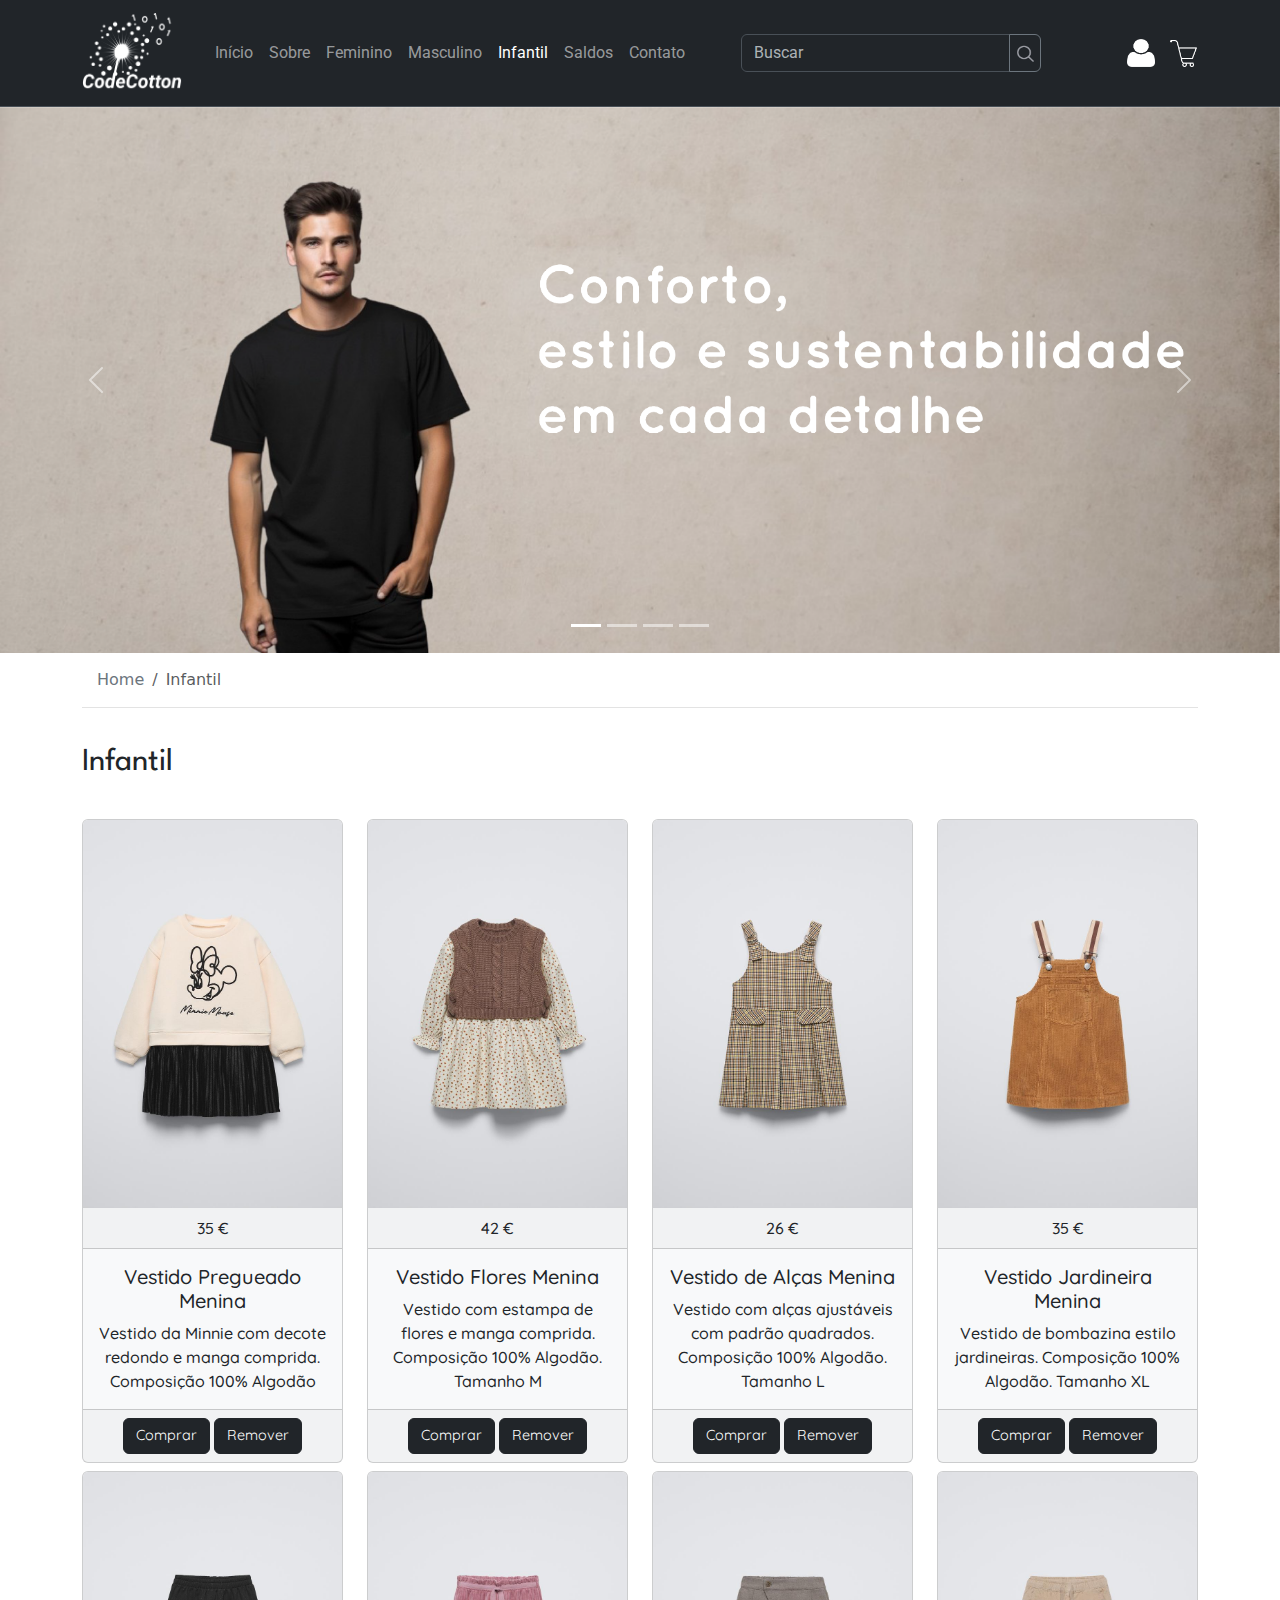
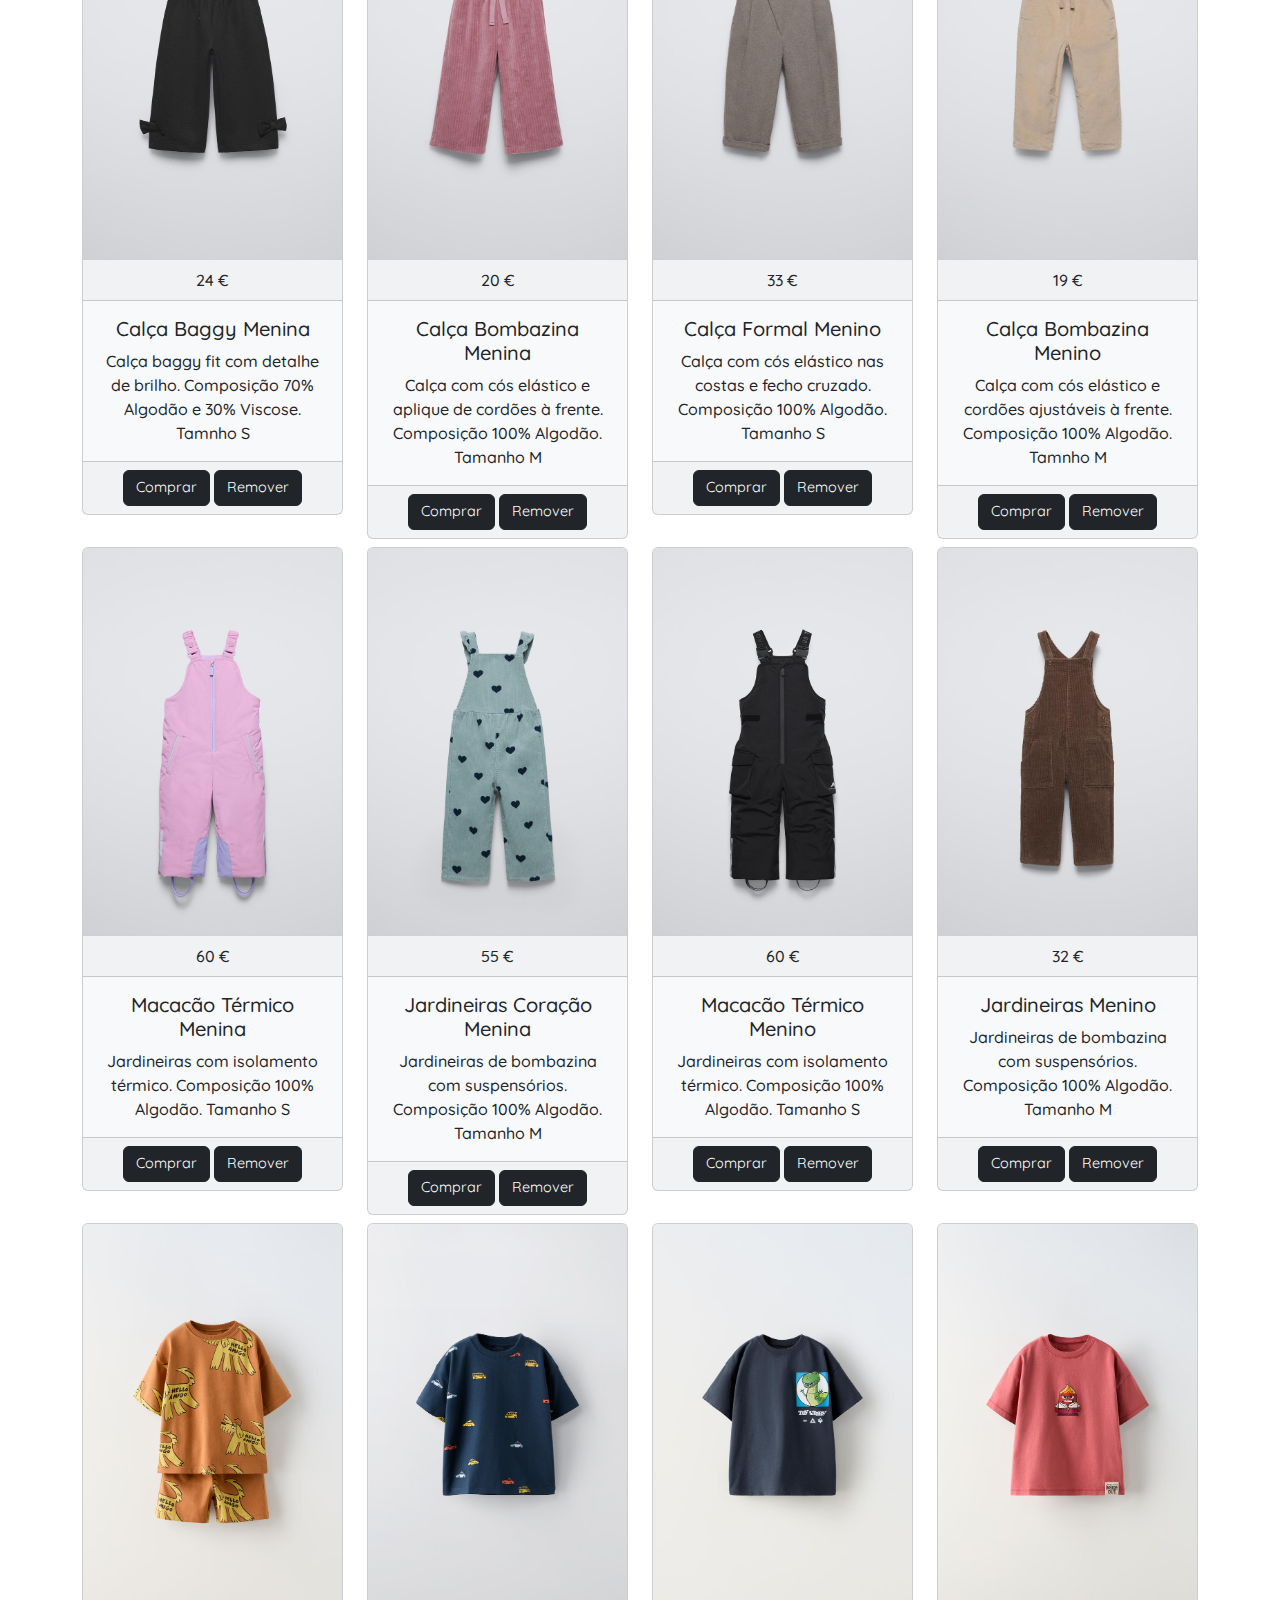
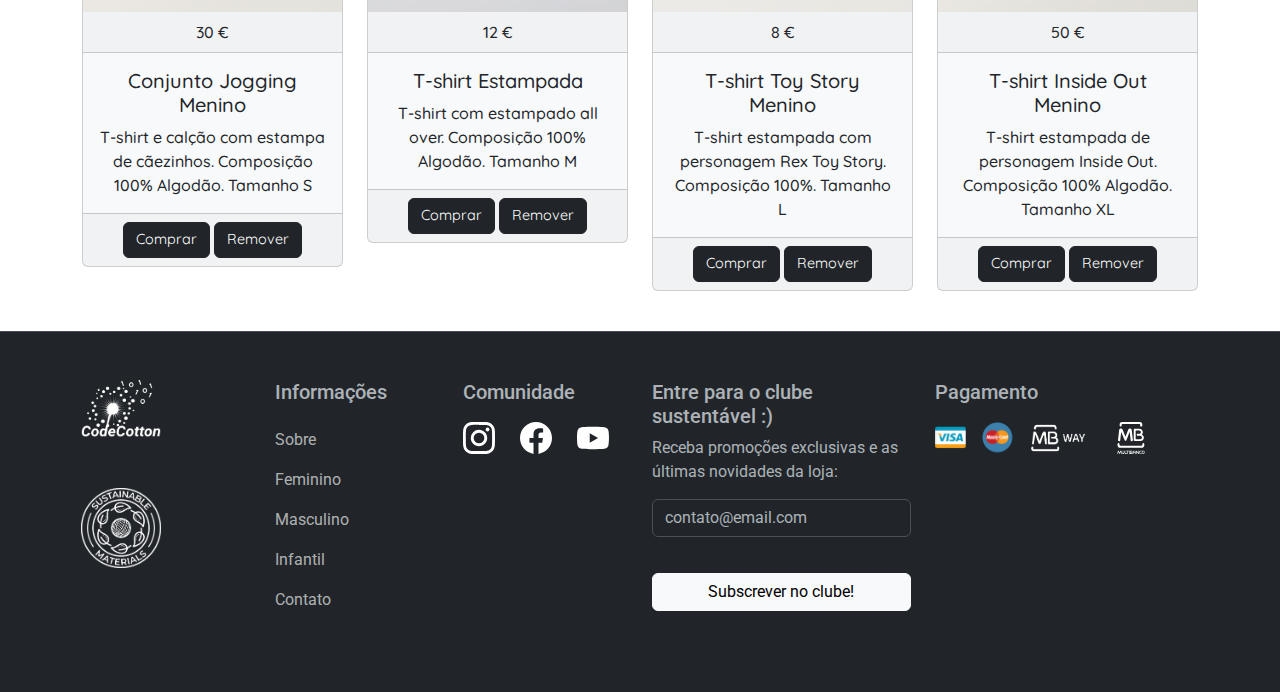
<file: loja_infantil.html>
<!DOCTYPE html>
<html lang="en">

<head>
  <meta charset="UTF-8">
  <meta name="viewport" content="width=device-width, initial-scale=1.0">
  <title>CodeCotton | Infantil</title>
  <meta name="description" content="CodeCotton - Moda sustentável para toda a família. Conheça as novidades em roupas masculinas, femininas, infantis e promoções.">
  <link rel="icon" type="image/png" sizes="50x50" href="imagens/favicon-50x50.png">
  <link rel="stylesheet" href="style.css">
  <!-- Fontes -->
  <link rel="preconnect" href="https://fonts.googleapis.com">
  <link rel="preconnect" href="https://fonts.gstatic.com" crossorigin>
  <link href="https://fonts.googleapis.com/css2?family=League+Spartan:wght@100..900&family=Quicksand:wght@300..700&family=Roboto:ital,wght@0,100;0,300;0,400;0,500;0,700;0,900;1,100;1,300;1,400;1,500;1,700;1,900&display=swap" rel="stylesheet" media="print" onload="this.media='all'">
  <!-- Bootstrap -->
  <link href="https://cdn.jsdelivr.net/npm/bootstrap@5.3.3/dist/css/bootstrap.min.css" rel="stylesheet" integrity="sha384-QWTKZyjpPEjISv5WaRU9OFeRpok6YctnYmDr5pNlyT2bRjXh0JMhjY6hW+ALEwIH" crossorigin="anonymous">
  <script src="https://cdn.jsdelivr.net/npm/bootstrap@5.3.3/dist/js/bootstrap.bundle.min.js" integrity="sha384-YvpcrYf0tY3lHB60NNkmXc5s9fDVZLESaAA55NDzOxhy9GkcIdslK1eN7N6jIeHz" crossorigin="anonymous"></script>
</head>

<body>

  <!-- Nav Bar -->
  <nav class="navbar bg-dark border-bottom border-body navbar-expand-sm py-2 sticky-top" data-bs-theme="dark">
    <div class="container">
      <!-- Logotipo -->
      <a class="navbar-brand logo" href="index.html">
        <img src="imagens/logotipo.png" width="100" height="80" alt="logo" />
      </a>

      <!-- Menu hambúrguer -->
      <button class="navbar-toggler" type="button" data-bs-toggle="collapse" data-bs-target="#menuNavbar" aria-label="Toggle navigation">
        <span class="navbar-toggler-icon"></span>
      </button>

      <!-- Menu header -->
      <div class="collapse navbar-collapse justify-content-between font-1" id="menuNavbar">
        <!-- Links de navegação -->
        <div class="navbar-nav">
          <a href="index.html" class="nav-link">Início</a>
          <a href="sobre.html" class="nav-link">Sobre</a>
          <a href="loja_feminina.html" class="nav-link">Feminino</a>
          <a href="loja_masculina.html" class="nav-link">Masculino</a>
          <a href="loja_infantil.html" class="nav-link active">Infantil</a>
          <a href="saldos.html" class="nav-link">Saldos</a>
          <a href="contato.html" class="nav-link">Contato</a>
        </div>

        <!-- Formulário de busca -->
        <form class="d-flex form-busca">
          <div class="input-group">
            <input type="search" class="form-control" placeholder="Buscar" aria-label="Search" />
            <button id="busca" class="btn btn-outline-secondary" type="button">
              <img src="imagens/search.png" alt="Buscar" style="width: 20px; height: 20px;" />
            </button>
          </div>
        </form>

        <!-- Login e Carrinho -->
        <div class="d-flex align-items-center icons-section">
          <span id="userNameDisplay" class="me-2"></span>
          <!-- Login -->
          <a href="#" class="nav-link" data-bs-toggle="modal" data-bs-target="#loginModal">
            <img src="imagens/login.png" width="24" alt="Login" class="icon" />
          </a>
          <!-- Carrinho -->
          <div class="barra-icon-carrinho">
            <a href="#" class="nav-link icon-carrinho" data-bs-toggle="offcanvas" data-bs-target="#offcanvasRight">
              <img src="imagens/carrinho-de-compras.png" width="24" alt="Carrinho" class="icon" />
            </a>
            <span id="contador-carrinho">0</span>
          </div>
        </div>

      </div>
    </div>
  </nav>
  <!-- Fim Nav Bar -->

  <!-- Listagem de produtos no carrinho -->
  <div class="offcanvas offcanvas-end" tabindex="-1" id="offcanvasRight" aria-labelledby="offcanvasRightLabel" aria-modal="true" role="dialog">
    <div class="offcanvas-header">
      <h5 class="offcanvas-title" id="offcanvasRightLabel">O seu carrinho
        <span id="total-itens" class="badge bg-secondary ms-2">0 itens</span>
      </h5>
      <button type="button" class="btn-close" data-bs-dismiss="offcanvas" aria-label="Close"></button>
    </div>
    <div class="offcanvas-body">
      <div class="cart-header">
        <div class="cart-title">Produto</div>
        <div class="cart-title">Quantidade</div>
        <div class="cart-title">Valor</div>
      </div>
      <div id="cartItems" class="mt-3">
      </div>
      <div class="offcanvas-footer p-3 border-top">
        <div class="d-flex justify-content-between align-items-center">
          <span class="fw-bold">Total:</span>
          <span id="valor-total" class="fw-bold">0.00 €</span>
        </div>
        <button id="pagarCompra" class="btn btn-dark w-100 mt-3">Efetuar Pagamento</button>
      </div>
    </div>

  </div>

  <!-- Fim - Listagem de produtos no carrinho -->

  <main>
    <!-- Container conteúdo -->
    <div class="conteudo">

      <!-- Carrossel fotos -->
      <div class="carousel slide" data-bs-ride="carousel" id="ads">
        <div class="carousel-indicators">
          <button class="active" data-bs-target="ads" data-bs-slide-to="0"></button>
          <button data-bs-target="#ads" data-bs-slide-to="1"></button>
          <button data-bs-target="#ads" data-bs-slide-to="2"></button>
          <button data-bs-target="#ads" data-bs-slide-to="3"></button>

        </div>
        <div class="carousel-inner">
          <div class="carousel-item active" data-bs-interval="3000">
            <img src="imagens/banner_masculino.png" alt="CodeCotton" class="img-fluid">
          </div>
          <div class="carousel-item" data-bs-interval="3000">
            <img src="imagens/banner_feminino.png" alt="CodeCotton" class="img-fluid">
          </div>
          <div class="carousel-item" data-bs-interval="3000">
            <img src="imagens/banner_crianca.png" alt="CodeCotton" class="img-fluid">
          </div>
          <div class="carousel-item" data-bs-interval="3000">
            <img src="imagens/banner_saldos.png" alt="CodeCotton" class="img-fluid">
          </div>
        </div>
        <button class="carousel-control-prev" data-bs-target="#ads" data-bs-slide="prev">
          <span class="carousel-control-prev-icon"></span>
        </button>
        <button class="carousel-control-next" data-bs-target="#ads" data-bs-slide="next">
          <span class="carousel-control-next-icon"></span>
        </button>
      </div>
      <!-- Fim - Carrossel fotos -->

      <!-- Breadcrumbs -->
      <div class="container">
        <nav aria-label="breadcrumb">
          <ol class="breadcrumb">
            <li class="breadcrumb-item">
              <a href="index.html" class="link-secondary link-underline-opacity-0 link-underline-opacity-100-hover">Home</a>
            </li>
            <li class="breadcrumb-item active" aria-current="page">Infantil</li>
          </ol>
        </nav>
      </div>
      <!-- Fim - Breadcrumbs -->

      <!-- Itens Loja -->
      <div class="container">
        <h2 class="font-2">Infantil</h2>

        <div class="row font-3">

          <div class="col-xl-3 col-lg-3 col-md-4 col-sm-6 d-flex align-itens-stretch pt-2">
            <div class="product-card" data-id="25">
              <div class="card text-center bg-light">
                <img src="imagens/Produtos/vestido_criança_minnie.jpg" class="card-img-top" alt="Vestido Infantil Azul">
                <div class="card-header"> 35 €</div>
                <div class="card-body">
                  <h5 class="card-title"> Vestido Pregueado Menina </h5>
                  <p class="card-text">
                    Vestido da Minnie com decote redondo e manga comprida. Composição 100% Algodão
                  </p>
                </div>
                <div class="card-footer">
                  <form class="d-block">
                    <button class="btn btn-dark add-to-cart">Comprar</button>
                    <button class="btn btn-dark remove-from-cart">Remover</button>
                  </form>
                </div>
              </div>
            </div>
          </div>

          <div class="col-xl-3 col-lg-3 col-md-4 col-sm-6 d-flex align-itens-stretch pt-2">
            <div class="product-card" data-id="26">
              <div class="card text-center bg-light">
                <img src="imagens/Produtos/vestido_criança_beige.jpg" class="card-img-top" alt="Vestido Infantil Azul">
                <div class="card-header"> 42 €</div>
                <div class="card-body">
                  <h5 class="card-title"> Vestido Flores Menina</h5>
                  <p class="card-text">
                    Vestido com estampa de flores e manga comprida. Composição 100% Algodão. Tamanho M
                  </p>
                </div>
                <div class="card-footer">
                  <form class="d-block">
                    <button class="btn btn-dark add-to-cart">Comprar</button>
                    <button class="btn btn-dark remove-from-cart">Remover</button>
                  </form>
                </div>
              </div>
            </div>
          </div>

          <div class="col-xl-3 col-lg-3 col-md-4 col-sm-6 d-flex align-itens-stretch pt-2">
            <div class="product-card" data-id="27">
              <div class="card text-center bg-light">
                <img src="imagens/Produtos/vestido_criança_quadrados.jpg" class="card-img-top" alt="Vestido Infantil Azul">
                <div class="card-header"> 26 €</div>
                <div class="card-body">
                  <h5 class="card-title"> Vestido de Alças Menina</h5>
                  <p class="card-text">
                    Vestido com alças ajustáveis com padrão quadrados. Composição 100% Algodão. Tamanho L
                </div>
                <div class="card-footer">
                  <form class="d-block">
                    <button class="btn btn-dark add-to-cart">Comprar</button>
                    <button class="btn btn-dark remove-from-cart">Remover</button>
                  </form>
                </div>
              </div>
            </div>
          </div>

          <div class="col-xl-3 col-lg-3 col-md-4 col-sm-6 d-flex align-itens-stretch pt-2">
            <div class="product-card" data-id="28">
              <div class="card text-center bg-light">
                <img src="imagens/Produtos/vestido_criança_jardineira.jpg" class="card-img-top" alt="Vestido Infantil Azul">
                <div class="card-header"> 35 €</div>
                <div class="card-body">
                  <h5 class="card-title"> Vestido Jardineira Menina </h5>
                  <p class="card-text">
                    Vestido de bombazina estilo jardineiras. Composição 100% Algodão. Tamanho XL
                  </p>
                </div>
                <div class="card-footer">
                  <form class="d-block">
                    <button class="btn btn-dark add-to-cart">Comprar</button>
                    <button class="btn btn-dark remove-from-cart">Remover</button>
                  </form>
                </div>
              </div>
            </div>
          </div>

          <div class="col-xl-3 col-lg-3 col-md-4 col-sm-6 d-flex align-itens-stretch pt-2">
            <div class="product-card" data-id="29">
              <div class="card text-center bg-light">
                <img src="imagens/Produtos/calça_menina_preta.jpg" class="card-img-top" alt="Calça Jeans Infantil">
                <div class="card-header"> 24 €</div>
                <div class="card-body">
                  <h5 class="card-title"> Calça Baggy Menina </h5>
                  <p class="card-text">
                    Calça baggy fit com detalhe de brilho. Composição 70% Algodão e 30% Viscose. Tamnho S
                  </p>
                </div>
                <div class="card-footer">
                  <form class="d-block">
                    <button class="btn btn-dark add-to-cart">Comprar</button>
                    <button class="btn btn-dark remove-from-cart">Remover</button>
                  </form>
                </div>
              </div>
            </div>
          </div>

          <div class="col-xl-3 col-lg-3 col-md-4 col-sm-6 d-flex align-itens-stretch pt-2">
            <div class="product-card" data-id="30">
              <div class="card text-center bg-light">
                <img src="imagens/Produtos/calça_menina_rosa.jpg" class="card-img-top" alt="Calça Jeans Infantil">
                <div class="card-header"> 20 €</div>
                <div class="card-body">
                  <h5 class="card-title"> Calça Bombazina Menina </h5>
                  <p class="card-text">
                    Calça com cós elástico e aplique de cordões à frente. Composição 100% Algodão. Tamanho M
                  </p>
                </div>
                <div class="card-footer">
                  <form class="d-block">
                    <button class="btn btn-dark add-to-cart">Comprar</button>
                    <button class="btn btn-dark remove-from-cart">Remover</button>
                  </form>
                </div>
              </div>
            </div>
          </div>

          <div class="col-xl-3 col-lg-3 col-md-4 col-sm-6 d-flex align-itens-stretch pt-2">
            <div class="product-card" data-id="31">
              <div class="card text-center bg-light">
                <img src="imagens/Produtos/calça_menino_cinza.jpg" class="card-img-top" alt="Calça Jeans Infantil">
                <div class="card-header"> 33 €</div>
                <div class="card-body">
                  <h5 class="card-title"> Calça Formal Menino </h5>
                  <p class="card-text">
                    Calça com cós elástico nas costas e fecho cruzado. Composição 100% Algodão. Tamanho S
                  </p>
                </div>
                <div class="card-footer">
                  <form class="d-block">
                    <button class="btn btn-dark add-to-cart">Comprar</button>
                    <button class="btn btn-dark remove-from-cart">Remover</button>
                  </form>
                </div>
              </div>
            </div>
          </div>

          <div class="col-xl-3 col-lg-3 col-md-4 col-sm-6 d-flex align-itens-stretch pt-2">
            <div class="product-card" data-id="32">
              <div class="card text-center bg-light">
                <img src="imagens/Produtos/calça_menino_bombazina.jpg" class="card-img-top" alt="Calça Jeans Infantil">
                <div class="card-header"> 19 €</div>
                <div class="card-body">
                  <h5 class="card-title"> Calça Bombazina Menino </h5>
                  <p class="card-text">
                    Calça com cós elástico e cordões ajustáveis à frente. Composição 100% Algodão. Tamnho M
                  </p>
                </div>
                <div class="card-footer">
                  <form class="d-block">
                    <button class="btn btn-dark add-to-cart">Comprar</button>
                    <button class="btn btn-dark remove-from-cart">Remover</button>
                  </form>
                </div>
              </div>
            </div>
          </div>

          <div class="col-xl-3 col-lg-3 col-md-4 col-sm-6 d-flex align-itens-stretch pt-2">
            <div class="product-card" data-id="33">
              <div class="card text-center bg-light">
                <img src="imagens/Produtos/macacao_menina_rosa.jpg" class="card-img-top" alt="Macacão Jeans Infantil">
                <div class="card-header"> 60 €</div>
                <div class="card-body">
                  <h5 class="card-title"> Macacão Térmico Menina </h5>
                  <p class="card-text">
                    Jardineiras com isolamento térmico. Composição 100% Algodão. Tamanho S
                  </p>
                </div>
                <div class="card-footer">
                  <form class="d-block">
                    <button class="btn btn-dark add-to-cart">Comprar</button>
                    <button class="btn btn-dark remove-from-cart">Remover</button>
                  </form>
                </div>
              </div>
            </div>
          </div>

          <div class="col-xl-3 col-lg-3 col-md-4 col-sm-6 d-flex align-itens-stretch pt-2">
            <div class="product-card" data-id="34">
              <div class="card text-center bg-light">
                <img src="imagens/Produtos/macacao_menina_azul.jpg" class="card-img-top" alt="Macacão Jeans Infantil">
                <div class="card-header"> 55 €</div>
                <div class="card-body">
                  <h5 class="card-title"> Jardineiras Coração Menina </h5>
                  <p class="card-text">
                    Jardineiras de bombazina com suspensórios. Composição 100% Algodão. Tamanho M
                  </p>
                </div>
                <div class="card-footer">
                  <form class="d-block">
                    <button class="btn btn-dark add-to-cart">Comprar</button>
                    <button class="btn btn-dark remove-from-cart">Remover</button>
                  </form>
                </div>
              </div>
            </div>
          </div>

          <div class="col-xl-3 col-lg-3 col-md-4 col-sm-6 d-flex align-itens-stretch pt-2">
            <div class="product-card" data-id="35">
              <div class="card text-center bg-light">
                <img src="imagens/Produtos/macacao_menino_preto.jpg" class="card-img-top" alt="Macacão Jeans Infantil">
                <div class="card-header"> 60 €</div>
                <div class="card-body">
                  <h5 class="card-title"> Macacão Térmico Menino </h5>
                  <p class="card-text">
                    Jardineiras com isolamento térmico. Composição 100% Algodão. Tamanho S
                  </p>
                </div>
                <div class="card-footer">
                  <form class="d-block">
                    <button class="btn btn-dark add-to-cart">Comprar</button>
                    <button class="btn btn-dark remove-from-cart">Remover</button>
                  </form>
                </div>
              </div>
            </div>
          </div>

          <div class="col-xl-3 col-lg-3 col-md-4 col-sm-6 d-flex align-itens-stretch pt-2">
            <div class="product-card" data-id="36">
              <div class="card text-center bg-light">
                <img src="imagens/Produtos/macacao_menino_bombazina.jpg" class="card-img-top" alt="Macacão Jeans Infantil">
                <div class="card-header"> 32 €</div>
                <div class="card-body">
                  <h5 class="card-title"> Jardineiras Menino </h5>
                  <p class="card-text">
                    Jardineiras de bombazina com suspensórios. Composição 100% Algodão. Tamanho M
                  </p>
                </div>
                <div class="card-footer">
                  <form class="d-block">
                    <button class="btn btn-dark add-to-cart">Comprar</button>
                    <button class="btn btn-dark remove-from-cart">Remover</button>
                  </form>
                </div>
              </div>
            </div>
          </div>

          <div class="col-xl-3 col-lg-3 col-md-4 col-sm-6 d-flex align-itens-stretch pt-2">
            <div class="product-card" data-id="37">
              <div class="card text-center bg-light">
                <img src="imagens/Produtos/camiseta_menino_laranja.jpg" class="card-img-top" alt="Camiseta Infantil">
                <div class="card-header"> 30 €</div>
                <div class="card-body">
                  <h5 class="card-title"> Conjunto Jogging Menino </h5>
                  <p class="card-text">
                    T-shirt e calção com estampa de cãezinhos. Composição 100% Algodão. Tamanho S
                  </p>
                </div>
                <div class="card-footer">
                  <form class="d-block">
                    <button class="btn btn-dark add-to-cart">Comprar</button>
                    <button class="btn btn-dark remove-from-cart">Remover</button>
                  </form>
                </div>
              </div>
            </div>
          </div>

          <div class="col-xl-3 col-lg-3 col-md-4 col-sm-6 d-flex align-itens-stretch pt-2">
            <div class="product-card" data-id="38">
              <div class="card text-center bg-light">
                <img src="imagens/Produtos/camiseta_menino_azul.jpg" class="card-img-top" alt="Camiseta Infantil">
                <div class="card-header"> 12 €</div>
                <div class="card-body">
                  <h5 class="card-title"> T-shirt Estampada </h5>
                  <p class="card-text">
                    T-shirt com estampado all over. Composição 100% Algodão. Tamanho M
                  </p>
                </div>
                <div class="card-footer">
                  <form class="d-block">
                    <button class="btn btn-dark add-to-cart">Comprar</button>
                    <button class="btn btn-dark remove-from-cart">Remover</button>
                  </form>
                </div>
              </div>
            </div>
          </div>

          <div class="col-xl-3 col-lg-3 col-md-4 col-sm-6 d-flex align-itens-stretch pt-2">
            <div class="product-card" data-id="39">
              <div class="card text-center bg-light">
                <img src="imagens/Produtos/camiseta_menino_dinossauro.jpg" class="card-img-top" alt="Camiseta Infantil">
                <div class="card-header"> 8 €</div>
                <div class="card-body">
                  <h5 class="card-title"> T-shirt Toy Story Menino </h5>
                  <p class="card-text">
                    T-shirt estampada com personagem Rex Toy Story. Composição 100%. Tamanho L
                  </p>
                </div>
                <div class="card-footer">
                  <form class="d-block">
                    <button class="btn btn-dark add-to-cart">Comprar</button>
                    <button class="btn btn-dark remove-from-cart">Remover</button>
                  </form>
                </div>
              </div>
            </div>
          </div>

          <div class="col-xl-3 col-lg-3 col-md-4 col-sm-6 d-flex align-itens-stretch pt-2">
            <div class="product-card" data-id="40">
              <div class="card text-center bg-light">
                <img src="imagens/Produtos/camiseta_menino_vermelho.jpg" class="card-img-top" alt="Camiseta Infantil">
                <div class="card-header"> 50 €</div>
                <div class="card-body">
                  <h5 class="card-title"> T-shirt Inside Out Menino </h5>
                  <p class="card-text">
                    T-shirt estampada de personagem Inside Out. Composição 100% Algodão. Tamanho XL
                  </p>
                </div>
                <div class="card-footer">
                  <form class="d-block">
                    <button class="btn btn-dark add-to-cart">Comprar</button>
                    <button class="btn btn-dark remove-from-cart">Remover</button>
                  </form>
                </div>
              </div>
            </div>
          </div>

  </main>

  <!-- Footer -->
  <footer class="border-top text-muted bg-dark text-light footer-container font-1" data-bs-theme="dark">
    <div class="container py-4 py-md-5 px-4 px-md-3 text-body-secondary">
      <div class="row">
        <div class="col-lg-1 mb-5 selos">
          <a class="navbar-brand" href="index.html">
            <img src="imagens/logotipo.png" width="80" height="60" alt="logo">
          </a>
          <img src="imagens/footer-eco-icon-white.png" width="80" height="80" alt="Sustainable Icon" class="mt-5">
        </div>
        <div class="col-6 col-lg-2 offset-lg-1 mb-3">
          <h5>Informações</h5>
          <nav class="navbar">
            <div class="navbar-nav mr-auto navbar-left ">
              <a href="sobre.html" class="nav-link">Sobre</a>
              <a href="loja_feminina.html" class="nav-link">Feminino</a>
              <a href="loja_masculina.html" class="nav-link">Masculino</a>
              <a href="loja_infantil.html" class="nav-link">Infantil</a>
              <a href="contato.html" class="nav-link">Contato</a>
            </div>
          </nav>
        </div>
        <div class="col-6 col-lg-2 mb-3 footer-redes">
          <h5>Comunidade</h5>
          <div class="mb-3">
            <ul class="list-unstyled">
              <li><a href="https://www.instagram.com/cesae.digital/" target="_blank">
                  <img src="imagens/instagram.svg" alt="Instagram">
                </a></li>
              <li><a href="https://www.facebook.com/CesaeDigital" target="_blank">
                  <img src="imagens/facebook.svg" alt="Facebook">
                </a></li>
              <li><a href="https://www.youtube.com/user/CESAECanal" target="_blank">
                  <img src="imagens/youtube.svg" alt="youtube">
                </a></li>
            </ul>
          </div>
        </div>
        <div class="col-6 col-lg-3 mb-3 footer-clube">
          <h5>Entre para o clube sustentável :)</h5>
          <form id="emailForm">
            <div class="mb-3">
              <label for="email">Receba promoções exclusivas e as últimas novidades da loja:</label>
              <input type="email" class="form-control" id="email" name="email" placeholder="contato@email.com">
            </div>
            <button class="btn btn-light subscribeButton" id="subscribeButton" type="button">Subscrever no clube!</button>
          </form>

          <!-- Modal de Alerta -->
          <div class="modal fade" id="alertModal" tabindex="-1" aria-labelledby="alertModalLabel">
            <div class="modal-dialog">
              <div class="modal-content bg-light text-dark">
                <div class="modal-header">
                  <h5 class="modal-title" id="alertModalLabel">Atenção</h5>
                  <button type="button" class="btn-close" data-bs-dismiss="modal" aria-label="Fechar"></button>
                </div>
                <div class="modal-body">
                  <p id="modalMessage"></p>
                </div>
                <div class="modal-footer">
                  <button type="button" class="btn btn-dark" data-bs-dismiss="modal">Ok</button>
                </div>
              </div>
            </div>
          </div>
        </div>

        <div class="col-6 col-lg-3 mb-3 footer-pagamento">
          <h5>Pagamento</h5>
          <div class="mb-3">
            <ul class="list-unstyled">
              <li class="icon-pag"><img src="imagens/visa.svg" alt="Visa"></li>
              <li class="icon-pag"><img src="imagens/logo_master.svg" alt="Mastercard"></li>
              <li class="icon-pag-b"><img src=" imagens/mbway_white.png" alt="Mbway"></li>
              <li class="icon-pag-b"><img src="imagens/icon-multibanco.svg" alt="Multibanco"></li>
            </ul>
          </div>
        </div>
      </div>
    </div>
  </footer>
  <!-- Fim - Footer -->

  <!-- Modal Login -->
  <div class="modal fade" id="loginModal" tabindex="-1" aria-labelledby="loginModalLabel">
    <div class="modal-dialog">
      <div class="modal-content bg-light text-dark">
        <div class="modal-header">
          <h5 class="modal-title" id="loginModalLabel">Login</h5>
          <button type="button" class="btn-close" data-bs-dismiss="modal" aria-label="Close"></button>
        </div>
        <div class="modal-body">
          <form id="loginForm">
            <div class="mb-3">
              <label for="email" class="form-label">E-mail</label>
              <input type="email" class="form-control" id="email-user" placeholder="Digite seu e-mail" required>
              <div class="text-danger small d-none" id="emailError">Por favor, insira um e-mail válido.</div>
            </div>
            <div class="mb-3">
              <label for="nome" class="form-label">Nome</label>
              <input type="text" class="form-control" id="nome-user" placeholder="Digite seu nome" maxlength="10" required>
              <div class="text-danger small d-none" id="nomeError">O nome não pode estar vazio e deve ter no máximo 10 caracteres.</div>
            </div>
            <div class="mb-3">
              <label for="password" class="form-label">Senha</label>
              <input type="password" class="form-control" id="password" placeholder="Digite sua senha" required>
              <div class="text-danger small d-none" id="passwordError">A senha deve ter pelo menos 6 caracteres.</div>
            </div>
            <button type="button" class="btn btn-dark w-100" id="loginButton">Entrar</button>
            <button type="button" class="btn btn-dark w-100 mt-2 d-none" id="logoutButton">Terminar sessão</button>
          </form>
        </div>
      </div>
    </div>
  </div>
  <!-- Fim - Modal Login -->

  <!-- Modal para exibir mensagem de usuário logado -->
  <div class="modal fade" id="loggedInModal" tabindex="-1" aria-labelledby="loggedInModalLabel">
    <div class="modal-dialog">
      <div class="modal-content bg-light text-dark">
        <div class="modal-header">
          <h5 class="modal-title" id="loggedInModalLabel">Sucesso</h5>
          <button type="button" class="btn-close" data-bs-dismiss="modal" aria-label="Close"></button>
        </div>
        <div class="modal-body">
          <p>Usuário logado com sucesso!</p>
        </div>
        <div class="modal-footer">
          <button type="button" class="btn btn-dark" data-bs-dismiss="modal">OK</button>
        </div>
      </div>
    </div>
  </div>
  <script src="script.js"></script>

</body>

</html>
</file>
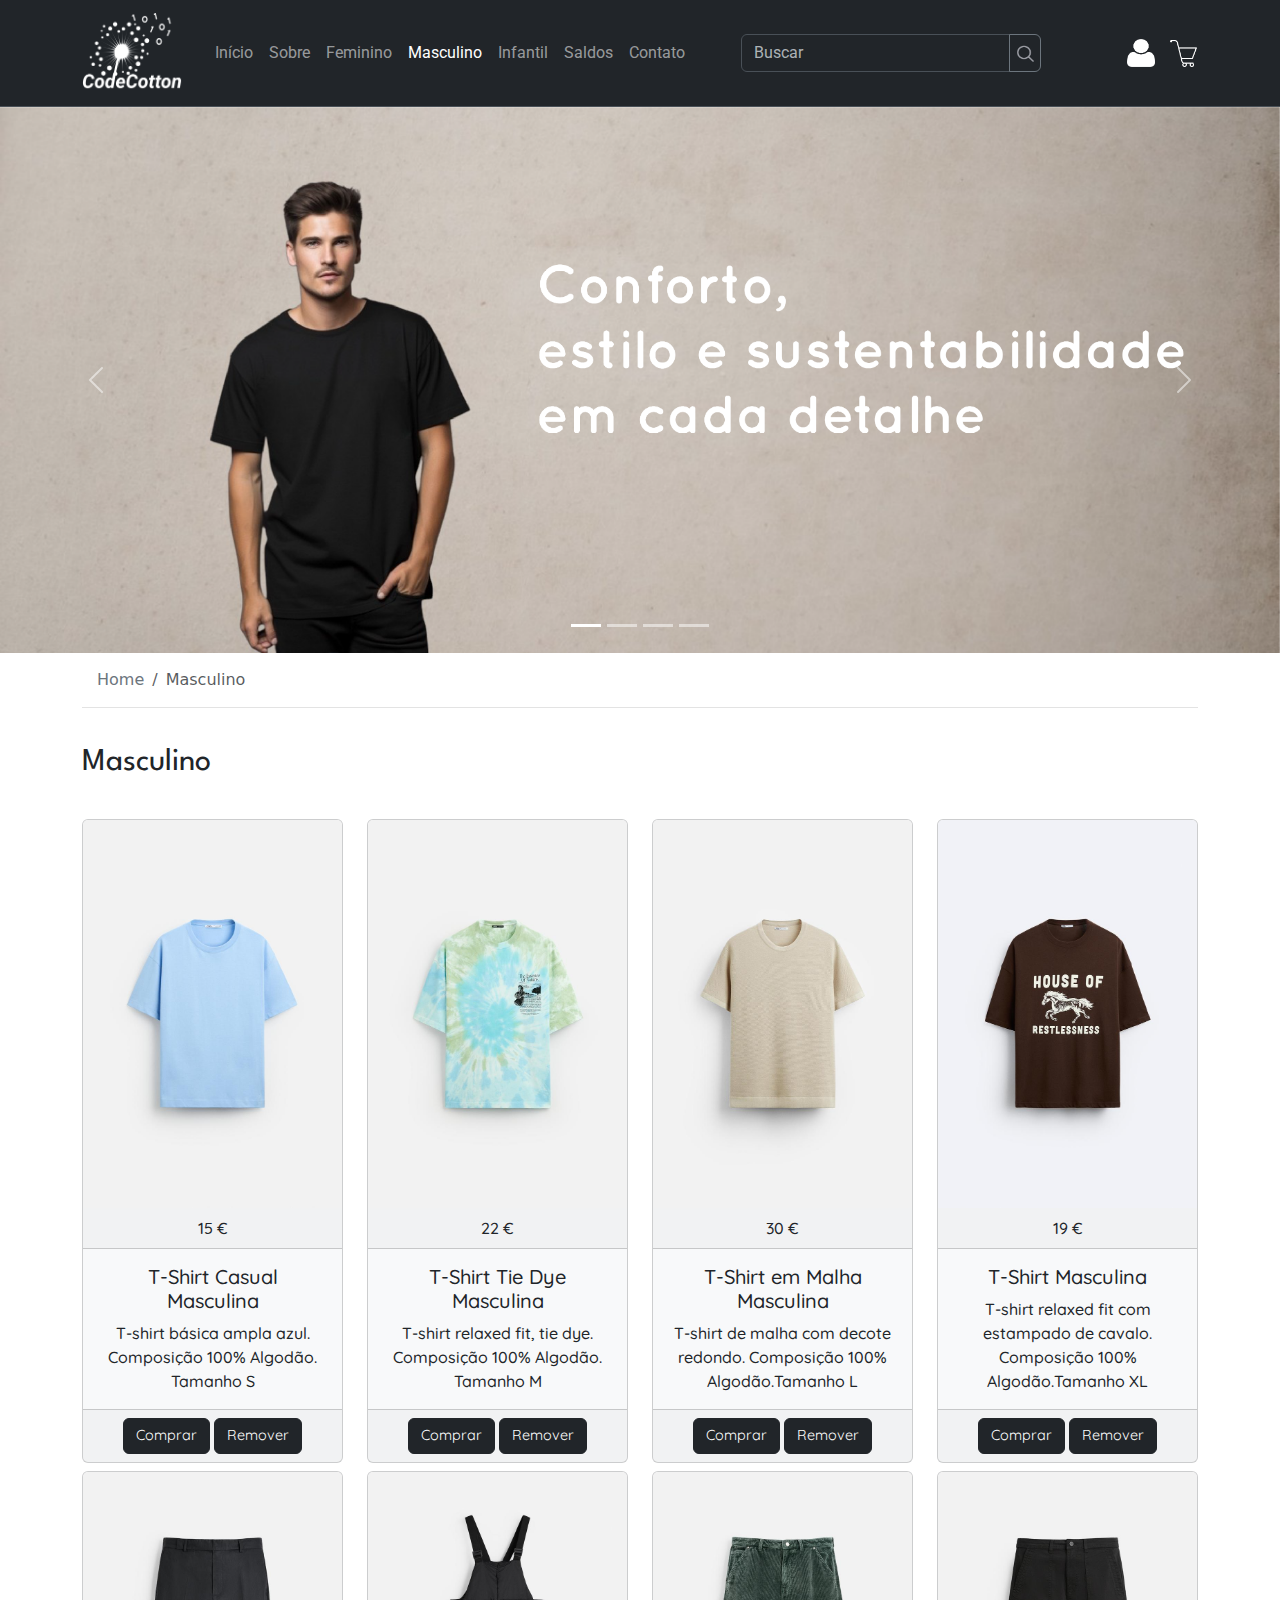
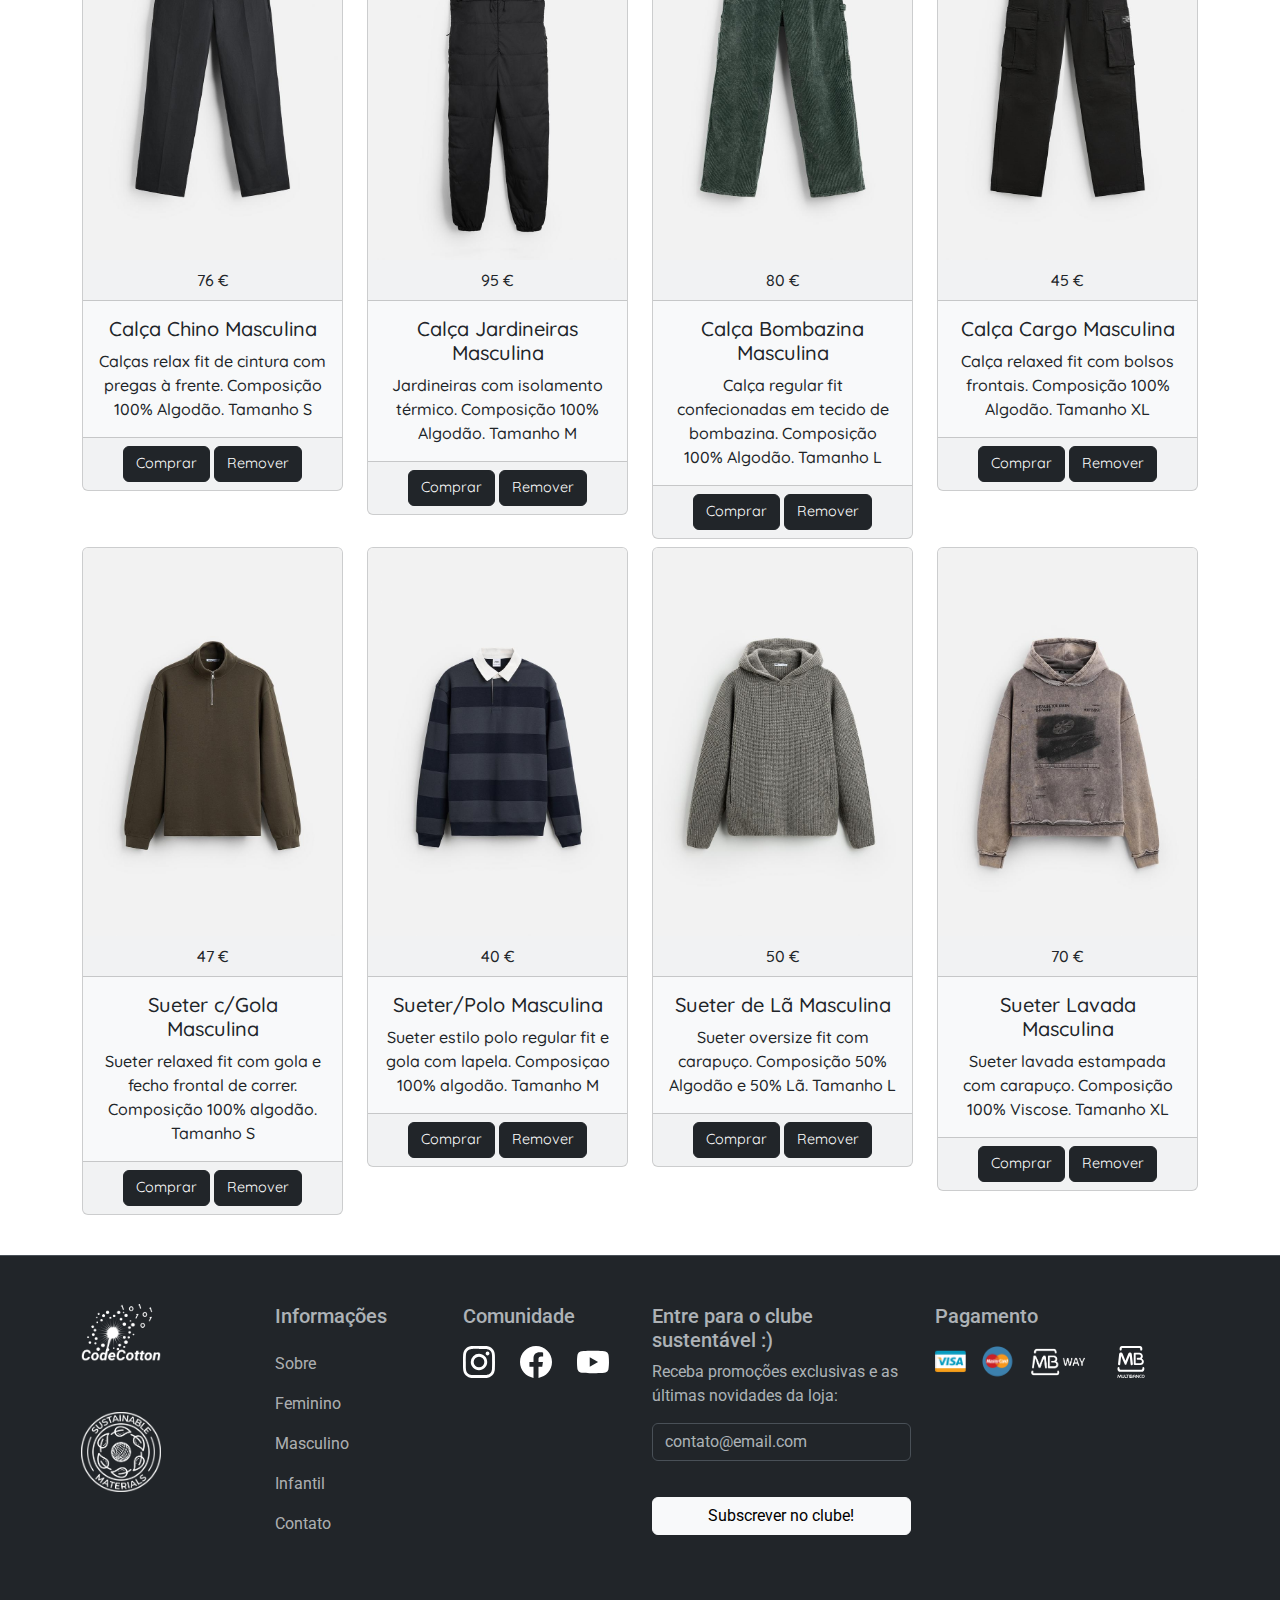
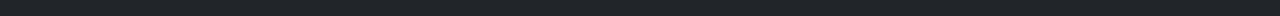
<file: loja_masculina.html>
<!DOCTYPE html>
<html lang="en">

<head>
  <meta charset="UTF-8">
  <meta name="viewport" content="width=device-width, initial-scale=1.0">
  <title>CodeCotton | Masculino</title>
  <meta name="description" content="CodeCotton - Moda sustentável para toda a família. Conheça as novidades em roupas masculinas, femininas, infantis e promoções.">
  <link rel="icon" type="image/png" sizes="50x50" href="imagens/favicon-50x50.png">
  <link rel="stylesheet" href="style.css">
  <!-- Fontes -->
  <link rel="preconnect" href="https://fonts.googleapis.com">
  <link rel="preconnect" href="https://fonts.gstatic.com" crossorigin>
  <link href="https://fonts.googleapis.com/css2?family=League+Spartan:wght@100..900&family=Quicksand:wght@300..700&family=Roboto:ital,wght@0,100;0,300;0,400;0,500;0,700;0,900;1,100;1,300;1,400;1,500;1,700;1,900&display=swap" rel="stylesheet" media="print" onload="this.media='all'">
  <!-- Bootstrap -->
  <link href="https://cdn.jsdelivr.net/npm/bootstrap@5.3.3/dist/css/bootstrap.min.css" rel="stylesheet" integrity="sha384-QWTKZyjpPEjISv5WaRU9OFeRpok6YctnYmDr5pNlyT2bRjXh0JMhjY6hW+ALEwIH" crossorigin="anonymous">
  <script src="https://cdn.jsdelivr.net/npm/bootstrap@5.3.3/dist/js/bootstrap.bundle.min.js" integrity="sha384-YvpcrYf0tY3lHB60NNkmXc5s9fDVZLESaAA55NDzOxhy9GkcIdslK1eN7N6jIeHz" crossorigin="anonymous"></script>
</head>

<body>

  <!-- Nav Bar -->
  <nav class="navbar bg-dark border-bottom border-body navbar-expand-sm py-2 sticky-top" data-bs-theme="dark">
    <div class="container">
      <!-- Logotipo -->
      <a class="navbar-brand logo" href="index.html">
        <img src="imagens/logotipo.png" width="100" height="80" alt="logo" />
      </a>

      <!-- Menu hambúrguer -->
      <button class="navbar-toggler" type="button" data-bs-toggle="collapse" data-bs-target="#menuNavbar" aria-label="Toggle navigation">
        <span class="navbar-toggler-icon"></span>
      </button>

      <!-- Menu header -->
      <div class="collapse navbar-collapse justify-content-between font-1" id="menuNavbar">
        <!-- Links de navegação -->
        <div class="navbar-nav">
          <a href="index.html" class="nav-link">Início</a>
          <a href="sobre.html" class="nav-link">Sobre</a>
          <a href="loja_feminina.html" class="nav-link">Feminino</a>
          <a href="loja_masculina.html" class="nav-link active">Masculino</a>
          <a href="loja_infantil.html" class="nav-link">Infantil</a>
          <a href="saldos.html" class="nav-link">Saldos</a>
          <a href="contato.html" class="nav-link">Contato</a>
        </div>

        <!-- Formulário de busca -->
        <form class="d-flex form-busca">
          <div class="input-group">
            <input type="search" class="form-control" placeholder="Buscar" aria-label="Search" />
            <button id="busca" class="btn btn-outline-secondary" type="button">
              <img src="imagens/search.png" alt="Buscar" style="width: 20px; height: 20px;" />
            </button>
          </div>
        </form>

        <!-- Login e Carrinho -->
        <div class="d-flex align-items-center icons-section">
          <span id="userNameDisplay" class="me-2"></span>
          <!-- Login -->
          <a href="#" class="nav-link" data-bs-toggle="modal" data-bs-target="#loginModal">
            <img src="imagens/login.png" width="24" alt="Login" class="icon" />
          </a>
          <!-- Carrinho -->
          <div class="barra-icon-carrinho">
            <a href="#" class="nav-link icon-carrinho" data-bs-toggle="offcanvas" data-bs-target="#offcanvasRight">
              <img src="imagens/carrinho-de-compras.png" width="24" alt="Carrinho" class="icon" />
            </a>
            <span id="contador-carrinho">0</span>
          </div>
        </div>

      </div>
    </div>
  </nav>
  <!-- Fim Nav Bar -->

  <!-- Listagem de produtos no carrinho -->
  <div class="offcanvas offcanvas-end" tabindex="-1" id="offcanvasRight" aria-labelledby="offcanvasRightLabel" aria-modal="true" role="dialog">
    <div class="offcanvas-header">
      <h5 class="offcanvas-title" id="offcanvasRightLabel">O seu carrinho
        <span id="total-itens" class="badge bg-secondary ms-2">0 itens</span>
      </h5>
      <button type="button" class="btn-close" data-bs-dismiss="offcanvas" aria-label="Close"></button>
    </div>
    <div class="offcanvas-body">
      <div class="cart-header">
        <div class="cart-title">Produto</div>
        <div class="cart-title">Quantidade</div>
        <div class="cart-title">Valor</div>
      </div>
      <div id="cartItems" class="mt-3">
      </div>
      <div class="offcanvas-footer p-3 border-top">
        <div class="d-flex justify-content-between align-items-center">
          <span class="fw-bold">Total:</span>
          <span id="valor-total" class="fw-bold">0.00 €</span>
        </div>
        <button id="pagarCompra" class="btn btn-dark w-100 mt-3">Efetuar Pagamento</button>
      </div>
    </div>

  </div>

  <!-- Fim - Listagem de produtos no carrinho -->

  <main>
    <!-- Container conteúdo -->
    <div class="conteudo">

      <!-- Carrossel fotos -->
      <div class="carousel slide" data-bs-ride="carousel" id="ads">
        <div class="carousel-indicators">
          <button class="active" data-bs-target="ads" data-bs-slide-to="0"></button>
          <button data-bs-target="#ads" data-bs-slide-to="1"></button>
          <button data-bs-target="#ads" data-bs-slide-to="2"></button>
          <button data-bs-target="#ads" data-bs-slide-to="3"></button>

        </div>
        <div class="carousel-inner">
          <div class="carousel-item active" data-bs-interval="3000">
            <img src="imagens/banner_masculino.png" alt="CodeCotton" class="img-fluid">
          </div>
          <div class="carousel-item" data-bs-interval="3000">
            <img src="imagens/banner_feminino.png" alt="CodeCotton" class="img-fluid">
          </div>
          <div class="carousel-item" data-bs-interval="3000">
            <img src="imagens/banner_crianca.png" alt="CodeCotton" class="img-fluid">
          </div>
          <div class="carousel-item" data-bs-interval="3000">
            <img src="imagens/banner_saldos.png" alt="CodeCotton" class="img-fluid">
          </div>
        </div>
        <button class="carousel-control-prev" data-bs-target="#ads" data-bs-slide="prev">
          <span class="carousel-control-prev-icon"></span>
        </button>
        <button class="carousel-control-next" data-bs-target="#ads" data-bs-slide="next">
          <span class="carousel-control-next-icon"></span>
        </button>
      </div>
      <!-- Fim - Carrossel fotos -->

      <!-- Breadcrumbs -->
      <div class="container">
        <ol class="breadcrumb">
          <li class="breadcrumb-item">
            <a href="index.html" class="link-secondary link-underline-opacity-0 link-underline-opacity-100-hover">Home</a>
          </li>
          <li class="breadcrumb-item active" aria-current="page">Masculino</li>
        </ol>
        </nav>
      </div>
      <!-- Fim - Breadcrumbs -->

      <!-- Itens Loja -->
      <div class="container">
        <h2 class="font-2">Masculino</h2>

        <div class="row font-3">
          <div class="col-xl-3 col-lg-3 col-md-4 col-sm-6 d-flex align-itens-stretch pt-2">
            <div class="product-card" data-id="13">
              <div class="card text-center bg-light">
                <img src="imagens/Produtos/camiseta_masculina_azul.jpg" class="card-img-top" alt="T-shirt Masculina Preta">
                <div class="card-header"> 15 €</div>
                <div class="card-body">
                  <h5 class="card-title"> T-Shirt Casual Masculina </h5>
                  <p class="card-text">
                    T-shirt básica ampla azul. Composição 100% Algodão. Tamanho S
                  </p>
                </div>
                <div class="card-footer">
                  <form class="d-block">
                    <button class="btn btn-dark add-to-cart">Comprar</button>
                    <button class="btn btn-dark remove-from-cart">Remover</button>
                  </form>
                </div>
              </div>
            </div>
          </div>

          <div class="col-xl-3 col-lg-3 col-md-4 col-sm-6 d-flex align-itens-stretch pt-2">
            <div class="product-card" data-id="14">
              <div class="card text-center bg-light">
                <img src="imagens/Produtos/camiseta_masculina_tiedye.png" class="card-img-top" alt="T-shirt Masculina Preta">
                <div class="card-header"> 22 €</div>
                <div class="card-body">
                  <h5 class="card-title"> T-Shirt Tie Dye Masculina </h5>
                  <p class="card-text">
                    T-shirt relaxed fit, tie dye. Composição 100% Algodão. Tamanho M
                  </p>
                </div>
                <div class="card-footer">
                  <form class="d-block">
                    <button class="btn btn-dark add-to-cart">Comprar</button>
                    <button class="btn btn-dark remove-from-cart">Remover</button>
                  </form>
                </div>
              </div>
            </div>
          </div>

          <div class="col-xl-3 col-lg-3 col-md-4 col-sm-6 d-flex align-itens-stretch pt-2">
            <div class="product-card" data-id="15">
              <div class="card text-center bg-light">
                <img src="imagens/Produtos/camiseta_masculina_malha.jpg" class="card-img-top" alt="T-shirt Masculina Preta">
                <div class="card-header"> 30 €</div>
                <div class="card-body">
                  <h5 class="card-title"> T-Shirt em Malha Masculina </h5>
                  <p class="card-text">
                    T-shirt de malha com decote redondo. Composição 100% Algodão.Tamanho L
                  </p>
                </div>
                <div class="card-footer">
                  <form class="d-block">
                    <button class="btn btn-dark add-to-cart">Comprar</button>
                    <button class="btn btn-dark remove-from-cart">Remover</button>
                  </form>
                </div>
              </div>
            </div>
          </div>

          <div class="col-xl-3 col-lg-3 col-md-4 col-sm-6 d-flex align-itens-stretch pt-2">
            <div class="product-card" data-id="16">
              <div class="card text-center bg-light">
                <img src="imagens/Produtos/camiseta_masculina_castanha.jpg" class="card-img-top" alt="T-shirt Masculina Preta">
                <div class="card-header"> 19 €</div>
                <div class="card-body">
                  <h5 class="card-title"> T-Shirt Masculina </h5>
                  <p class="card-text">
                    T-shirt relaxed fit com estampado de cavalo. Composição 100% Algodão.Tamanho XL
                  </p>
                </div>
                <div class="card-footer">
                  <form class="d-block">
                    <button class="btn btn-dark add-to-cart">Comprar</button>
                    <button class="btn btn-dark remove-from-cart">Remover</button>
                  </form>
                </div>
              </div>
            </div>
          </div>

          <div class="col-xl-3 col-lg-3 col-md-4 col-sm-6 d-flex align-itens-stretch pt-2">
            <div class="product-card" data-id="17">
              <div class="card text-center bg-light">
                <img src="imagens/Produtos/calças_jeans_masculina_preta.jpg" class="card-img-top" alt="Calça Jeans Masculina">
                <div class="card-header"> 76 €</div>
                <div class="card-body">
                  <h5 class="card-title"> Calça Chino Masculina </h5>
                  <p class="card-text">
                    Calças relax fit de cintura com pregas à frente. Composição 100% Algodão. Tamanho S
                  </p>
                </div>
                <div class="card-footer">
                  <form class="d-block">
                    <button class="btn btn-dark add-to-cart">Comprar</button>
                    <button class="btn btn-dark remove-from-cart">Remover</button>
                  </form>
                </div>
              </div>
            </div>
          </div>


          <div class="col-xl-3 col-lg-3 col-md-4 col-sm-6 d-flex align-itens-stretch pt-2">
            <div class="product-card" data-id="18">
              <div class="card text-center bg-light">
                <img src="imagens/Produtos/calça_masculina_jardineiras.jpg" class="card-img-top" alt="Calça Jeans Masculina">
                <div class="card-header"> 95 €</div>
                <div class="card-body">
                  <h5 class="card-title"> Calça Jardineiras Masculina </h5>
                  <p class="card-text">
                    Jardineiras com isolamento térmico. Composição 100% Algodão. Tamanho M
                  </p>
                </div>
                <div class="card-footer">
                  <form class="d-block">
                    <button class="btn btn-dark add-to-cart">Comprar</button>
                    <button class="btn btn-dark remove-from-cart">Remover</button>
                  </form>
                </div>
              </div>
            </div>
          </div>


          <div class="col-xl-3 col-lg-3 col-md-4 col-sm-6 d-flex align-itens-stretch pt-2">
            <div class="product-card" data-id="19">
              <div class="card text-center bg-light">
                <img src="imagens/Produtos/calças_masculina_bombazine.jpg" class="card-img-top" alt="Calça Jeans Masculina">
                <div class="card-header"> 80 €</div>
                <div class="card-body">
                  <h5 class="card-title"> Calça Bombazina Masculina </h5>
                  <p class="card-text">
                    Calça regular fit confecionadas em tecido de bombazina. Composição 100% Algodão. Tamanho L
                  </p>
                </div>
                <div class="card-footer">
                  <form class="d-block">
                    <button class="btn btn-dark add-to-cart">Comprar</button>
                    <button class="btn btn-dark remove-from-cart">Remover</button>
                  </form>
                </div>
              </div>
            </div>
          </div>


          <div class="col-xl-3 col-lg-3 col-md-4 col-sm-6 d-flex align-itens-stretch pt-2">
            <div class="product-card" data-id="20">
              <div class="card text-center bg-light">
                <img src="imagens/Produtos/calças_jeans_masculina_cargo.jpg" class="card-img-top" alt="Calça Jeans Masculina">
                <div class="card-header"> 45 €</div>
                <div class="card-body">
                  <h5 class="card-title"> Calça Cargo Masculina </h5>
                  <p class="card-text">
                    Calça relaxed fit com bolsos frontais. Composição 100% Algodão. Tamanho XL
                  </p>
                </div>
                <div class="card-footer">
                  <form class="d-block">
                    <button class="btn btn-dark add-to-cart">Comprar</button>
                    <button class="btn btn-dark remove-from-cart">Remover</button>
                  </form>
                </div>
              </div>
            </div>
          </div>

          <div class="col-xl-3 col-lg-3 col-md-4 col-sm-6 d-flex align-itens-stretch pt-2">
            <div class="product-card" data-id="21">
              <div class="card text-center bg-light">
                <img src="imagens/Produtos/sueter_masculino_castanho.jpg" class="card-img-top" alt="Sueter Masculino">
                <div class="card-header"> 47 €</div>
                <div class="card-body">
                  <h5 class="card-title"> Sueter c/Gola Masculina </h5>
                  <p class="card-text">
                    Sueter relaxed fit com gola e fecho frontal de correr. Composição 100% algodão. Tamanho S
                  </p>
                </div>
                <div class="card-footer">
                  <form class="d-block">
                    <button class="btn btn-dark add-to-cart">Comprar</button>
                    <button class="btn btn-dark remove-from-cart">Remover</button>
                  </form>
                </div>
              </div>
            </div>
          </div>

          <div class="col-xl-3 col-lg-3 col-md-4 col-sm-6 d-flex align-itens-stretch pt-2">
            <div class="product-card" data-id="22">
              <div class="card text-center bg-light">
                <img src="imagens/Produtos/sueter_masculino_riscas.jpg" class="card-img-top" alt="Sueter Masculino">
                <div class="card-header"> 40 €</div>
                <div class="card-body">
                  <h5 class="card-title"> Sueter/Polo Masculina </h5>
                  <p class="card-text">
                    Sueter estilo polo regular fit e gola com lapela. Composiçao 100% algodão. Tamanho M
                  </p>
                </div>
                <div class="card-footer">
                  <form class="d-block">
                    <button class="btn btn-dark add-to-cart">Comprar</button>
                    <button class="btn btn-dark remove-from-cart">Remover</button>
                  </form>
                </div>
              </div>
            </div>
          </div>

          <div class="col-xl-3 col-lg-3 col-md-4 col-sm-6 d-flex align-itens-stretch pt-2">
            <div class="product-card" data-id="23">
              <div class="card text-center bg-light">
                <img src="imagens/Produtos/sueter_masculino_cinzento.jpg" class="card-img-top" alt="Sueter Masculino">
                <div class="card-header"> 50 €</div>
                <div class="card-body">
                  <h5 class="card-title"> Sueter de Lã Masculina </h5>
                  <p class="card-text">
                    Sueter oversize fit com carapuço. Composição 50% Algodão e 50% Lã. Tamanho L
                  </p>
                </div>
                <div class="card-footer">
                  <form class="d-block">
                    <button class="btn btn-dark add-to-cart">Comprar</button>
                    <button class="btn btn-dark remove-from-cart">Remover</button>
                  </form>
                </div>
              </div>
            </div>
          </div>

          <div class="col-xl-3 col-lg-3 col-md-4 col-sm-6 d-flex align-itens-stretch pt-2">
            <div class="product-card" data-id="24">
              <div class="card text-center bg-light">
                <img src="imagens/Produtos/sueter_masculino_lavada.jpg" class="card-img-top" alt="Sueter Masculino">
                <div class="card-header"> 70 €</div>
                <div class="card-body">
                  <h5 class="card-title"> Sueter Lavada Masculina </h5>
                  <p class="card-text">
                    Sueter lavada estampada com carapuço. Composição 100% Viscose. Tamanho XL
                  </p>
                </div>
                <div class="card-footer">
                  <form class="d-block">
                    <button class="btn btn-dark add-to-cart">Comprar</button>
                    <button class="btn btn-dark remove-from-cart">Remover</button>
                  </form>
                </div>
              </div>
            </div>
          </div>
        </div>
      </div>
      <!-- Fim - Itens Loja -->
    </div>
  </main>

  <!-- Footer -->
  <footer class="border-top text-muted bg-dark text-light footer-container font-1" data-bs-theme="dark">
    <div class="container py-4 py-md-5 px-4 px-md-3 text-body-secondary">
      <div class="row">
        <div class="col-lg-1 mb-5 selos">
          <a class="navbar-brand" href="index.html">
            <img src="imagens/logotipo.png" width="80" height="60" alt="logo">
          </a>
          <img src="imagens/footer-eco-icon-white.png" width="80" height="80" alt="Sustainable Icon" class="mt-5">
        </div>
        <div class="col-6 col-lg-2 offset-lg-1 mb-3">
          <h5>Informações</h5>
          <nav class="navbar">
            <div class="navbar-nav mr-auto navbar-left ">
              <a href="sobre.html" class="nav-link">Sobre</a>
              <a href="loja_feminina.html" class="nav-link">Feminino</a>
              <a href="loja_masculina.html" class="nav-link">Masculino</a>
              <a href="loja_infantil.html" class="nav-link">Infantil</a>
              <a href="contato.html" class="nav-link">Contato</a>
            </div>
          </nav>
        </div>
        <div class="col-6 col-lg-2 mb-3 footer-redes">
          <h5>Comunidade</h5>
          <div class="mb-3">
            <ul class="list-unstyled">
              <li><a href="https://www.instagram.com/cesae.digital/" target="_blank">
                  <img src="imagens/instagram.svg" alt="Instagram">
                </a></li>
              <li><a href="https://www.facebook.com/CesaeDigital" target="_blank">
                  <img src="imagens/facebook.svg" alt="Facebook">
                </a></li>
              <li><a href="https://www.youtube.com/user/CESAECanal" target="_blank">
                  <img src="imagens/youtube.svg" alt="youtube">
                </a></li>
            </ul>
          </div>
        </div>
        <div class="col-6 col-lg-3 mb-3 footer-clube">
          <h5>Entre para o clube sustentável :)</h5>
          <form id="emailForm">
            <div class="mb-3">
              <label for="email">Receba promoções exclusivas e as últimas novidades da loja:</label>
              <input type="email" class="form-control" id="email" name="email" placeholder="contato@email.com">
            </div>
            <button class="btn btn-light subscribeButton" id="subscribeButton" type="button">Subscrever no clube!</button>
          </form>

          <!-- Modal de Alerta -->
          <div class="modal fade" id="alertModal" tabindex="-1" aria-labelledby="alertModalLabel">
            <div class="modal-dialog">
              <div class="modal-content bg-light text-dark">
                <div class="modal-header">
                  <h5 class="modal-title" id="alertModalLabel">Atenção</h5>
                  <button type="button" class="btn-close" data-bs-dismiss="modal" aria-label="Fechar"></button>
                </div>
                <div class="modal-body">
                  <p id="modalMessage"></p>
                </div>
                <div class="modal-footer">
                  <button type="button" class="btn btn-dark" data-bs-dismiss="modal">Ok</button>
                </div>
              </div>
            </div>
          </div>
        </div>

        <div class="col-6 col-lg-3 mb-3 footer-pagamento">
          <h5>Pagamento</h5>
          <div class="mb-3">
            <ul class="list-unstyled">
              <li class="icon-pag"><img src="imagens/visa.svg" alt="Visa"></li>
              <li class="icon-pag"><img src="imagens/logo_master.svg" alt="Mastercard"></li>
              <li class="icon-pag-b"><img src=" imagens/mbway_white.png" alt="Mbway"></li>
              <li class="icon-pag-b"><img src="imagens/icon-multibanco.svg" alt="Multibanco"></li>
            </ul>
          </div>
        </div>
      </div>
    </div>
  </footer>
  <!-- Fim - Footer -->

  <!-- Modal Login -->
  <div class="modal fade" id="loginModal" tabindex="-1" aria-labelledby="loginModalLabel">
    <div class="modal-dialog">
      <div class="modal-content bg-light text-dark">
        <div class="modal-header">
          <h5 class="modal-title" id="loginModalLabel">Login</h5>
          <button type="button" class="btn-close" data-bs-dismiss="modal" aria-label="Close"></button>
        </div>
        <div class="modal-body">
          <form id="loginForm">
            <div class="mb-3">
              <label for="email" class="form-label">E-mail</label>
              <input type="email" class="form-control" id="email-user" placeholder="Digite seu e-mail" required>
              <div class="text-danger small d-none" id="emailError">Por favor, insira um e-mail válido.</div>
            </div>
            <div class="mb-3">
              <label for="nome" class="form-label">Nome</label>
              <input type="text" class="form-control" id="nome-user" placeholder="Digite seu nome" maxlength="10" required>
              <div class="text-danger small d-none" id="nomeError">O nome não pode estar vazio e deve ter no máximo 10 caracteres.</div>
            </div>
            <div class="mb-3">
              <label for="password" class="form-label">Senha</label>
              <input type="password" class="form-control" id="password" placeholder="Digite sua senha" required>
              <div class="text-danger small d-none" id="passwordError">A senha deve ter pelo menos 6 caracteres.</div>
            </div>
            <button type="button" class="btn btn-dark w-100" id="loginButton">Entrar</button>
            <button type="button" class="btn btn-dark w-100 mt-2 d-none" id="logoutButton">Terminar sessão</button>
          </form>
        </div>
      </div>
    </div>
  </div>
  <!-- Fim - Modal Login -->

  <!-- Modal para exibir mensagem de usuário logado -->
  <div class="modal fade" id="loggedInModal" tabindex="-1" aria-labelledby="loggedInModalLabel">
    <div class="modal-dialog">
      <div class="modal-content bg-light text-dark">
        <div class="modal-header">
          <h5 class="modal-title" id="loggedInModalLabel">Sucesso</h5>
          <button type="button" class="btn-close" data-bs-dismiss="modal" aria-label="Close"></button>
        </div>
        <div class="modal-body">
          <p>Usuário logado com sucesso!</p>
        </div>
        <div class="modal-footer">
          <button type="button" class="btn btn-dark" data-bs-dismiss="modal">OK</button>
        </div>
      </div>
    </div>
  </div>
  <script src="script.js"></script>

</body>

</html>
</file>
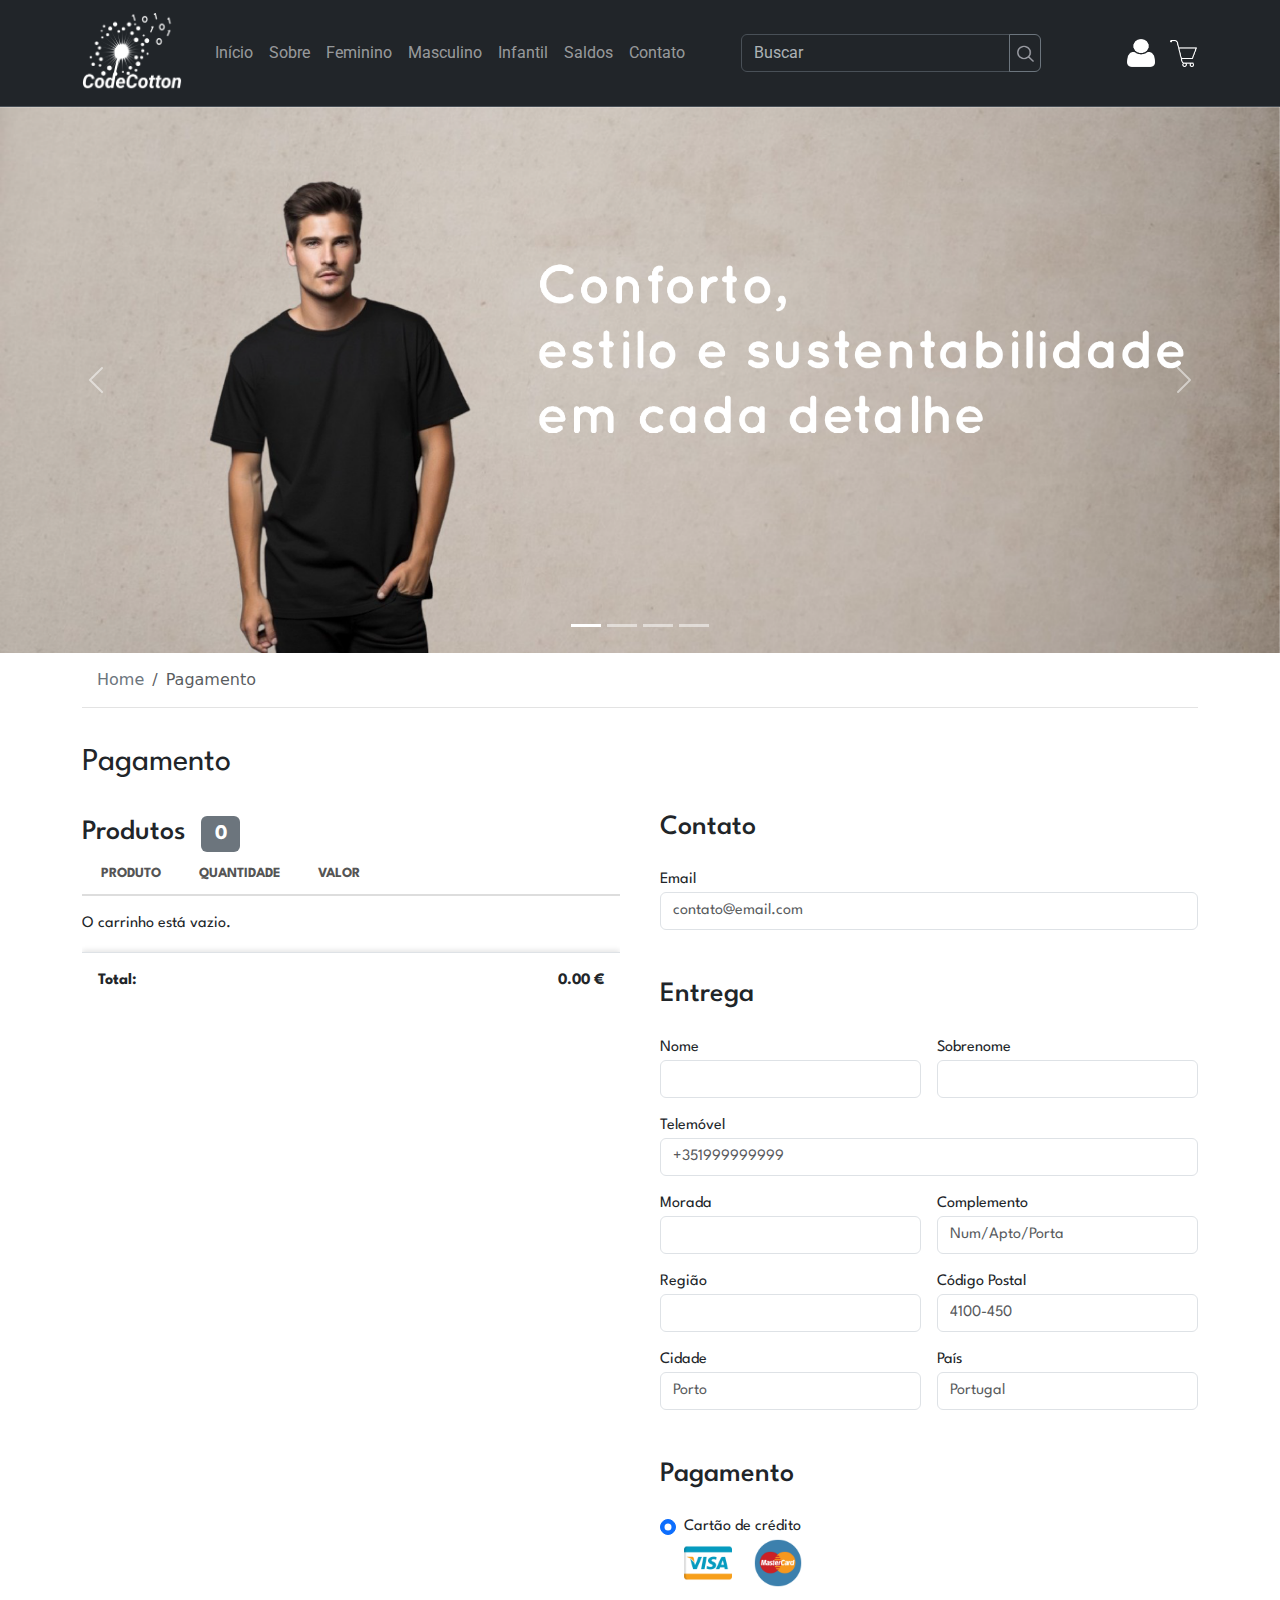
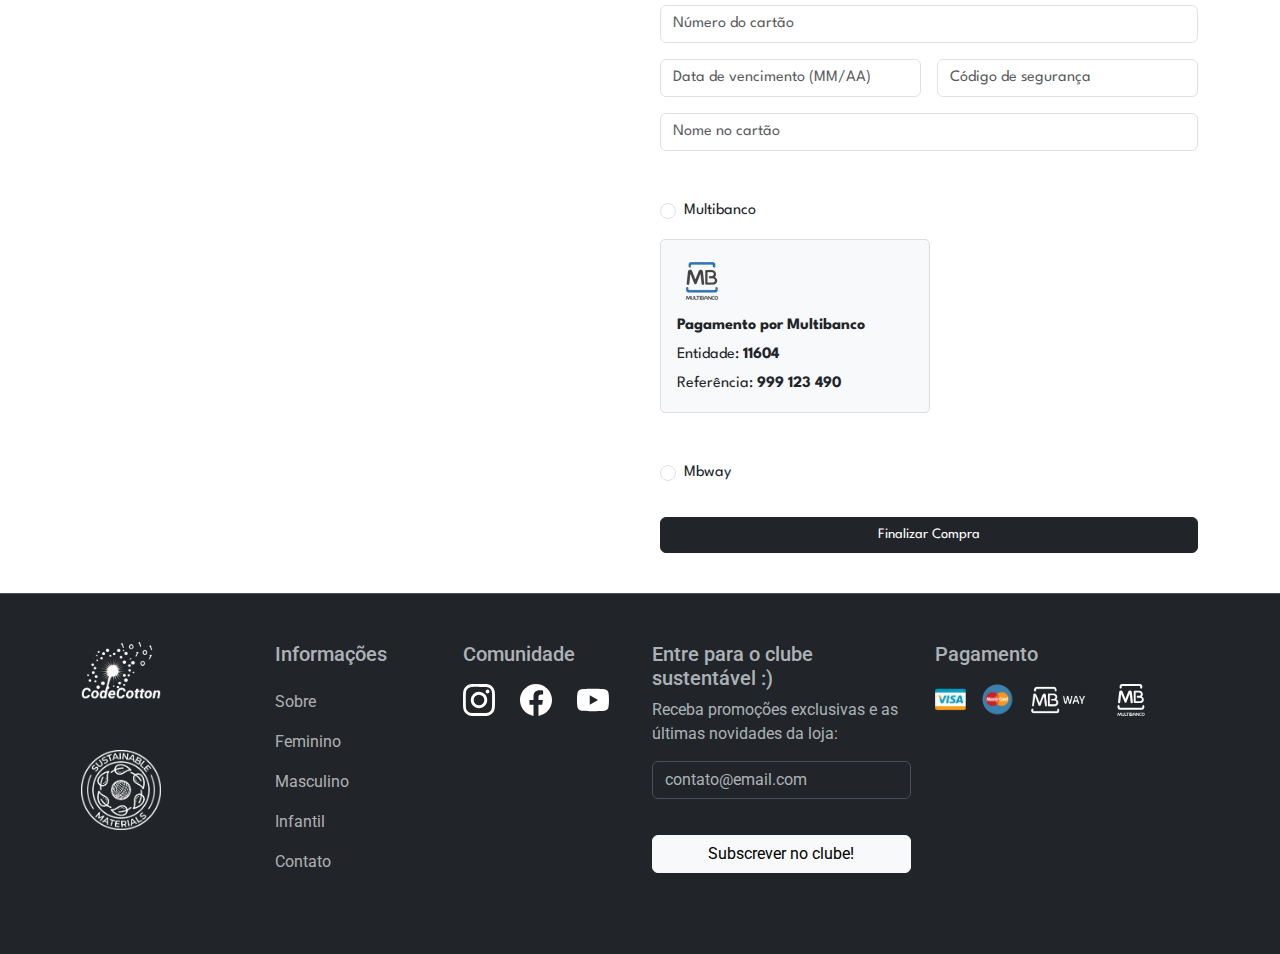
<file: pagamento.html>
<!DOCTYPE html>
<html lang="en">

<head>
  <meta charset="UTF-8">
  <meta name="viewport" content="width=device-width, initial-scale=1.0">
  <title>CodeCotton | Pagamento</title>
  <meta name="description" content="CodeCotton - Moda sustentável para toda a família. Conheça as novidades em roupas masculinas, femininas, infantis e promoções.">
  <link rel="icon" type="image/png" sizes="50x50" href="imagens/favicon-50x50.png">
  <link rel="stylesheet" href="style.css">
  <!-- Fontes -->
  <link rel="preconnect" href="https://fonts.googleapis.com">
  <link rel="preconnect" href="https://fonts.gstatic.com" crossorigin>
  <link href="https://fonts.googleapis.com/css2?family=League+Spartan:wght@100..900&family=Quicksand:wght@300..700&family=Roboto:ital,wght@0,100;0,300;0,400;0,500;0,700;0,900;1,100;1,300;1,400;1,500;1,700;1,900&display=swap" rel="stylesheet" media="print" onload="this.media='all'">
  <!-- Bootstrap -->
  <link href="https://cdn.jsdelivr.net/npm/bootstrap@5.3.3/dist/css/bootstrap.min.css" rel="stylesheet" integrity="sha384-QWTKZyjpPEjISv5WaRU9OFeRpok6YctnYmDr5pNlyT2bRjXh0JMhjY6hW+ALEwIH" crossorigin="anonymous">
  <script src="https://cdn.jsdelivr.net/npm/bootstrap@5.3.3/dist/js/bootstrap.bundle.min.js" integrity="sha384-YvpcrYf0tY3lHB60NNkmXc5s9fDVZLESaAA55NDzOxhy9GkcIdslK1eN7N6jIeHz" crossorigin="anonymous"></script>
</head>

<body>
  <!-- Nav Bar -->
  <nav class="navbar bg-dark border-bottom border-body navbar-expand-sm py-2 sticky-top" data-bs-theme="dark">
    <div class="container">
      <!-- Logotipo -->
      <a class="navbar-brand logo" href="index.html">
        <img src="imagens/logotipo.png" width="100" height="80" alt="logo" />
      </a>

      <!-- Menu hambúrguer -->
      <button class="navbar-toggler" type="button" data-bs-toggle="collapse" data-bs-target="#menuNavbar" aria-label="Toggle navigation">
        <span class="navbar-toggler-icon"></span>
      </button>

      <!-- Menu header -->
      <div class="collapse navbar-collapse justify-content-between font-1" id="menuNavbar">
        <!-- Links de navegação -->
        <div class="navbar-nav">
          <a href="index.html" class="nav-link">Início</a>
          <a href="sobre.html" class="nav-link">Sobre</a>
          <a href="loja_feminina.html" class="nav-link">Feminino</a>
          <a href="loja_masculina.html" class="nav-link">Masculino</a>
          <a href="loja_infantil.html" class="nav-link">Infantil</a>
          <a href="saldos.html" class="nav-link">Saldos</a>
          <a href="contato.html" class="nav-link">Contato</a>
        </div>

        <!-- Formulário de busca -->
        <form class="d-flex form-busca">
          <div class="input-group">
            <input type="search" class="form-control" placeholder="Buscar" aria-label="Search" />
            <button id="busca" class="btn btn-outline-secondary" type="button">
              <img src="imagens/search.png" alt="Buscar" style="width: 20px; height: 20px;" />
            </button>
          </div>
        </form>

        <!-- Login e Carrinho -->
        <div class="d-flex align-items-center icons-section">
          <span id="userNameDisplay" class="me-2"></span>
          <!-- Login -->
          <a href="#" class="nav-link" data-bs-toggle="modal" data-bs-target="#loginModal">
            <img src="imagens/login.png" width="24" alt="Login" class="icon" />
          </a>
          <!-- Carrinho -->
          <div class="barra-icon-carrinho">
            <a href="#" class="nav-link icon-carrinho" data-bs-toggle="offcanvas" data-bs-target="#offcanvasRight">
              <img src="imagens/carrinho-de-compras.png" width="24" alt="Carrinho" class="icon" />
            </a>
            <span id="contador-carrinho">0</span>
          </div>
        </div>

      </div>
    </div>
  </nav>
  <!-- Fim Nav Bar -->

  <main>
    <!-- Container conteúdo -->
    <div class="conteudo">

      <!-- Carrossel fotos -->
      <div class="carousel slide" data-bs-ride="carousel" id="ads">
        <div class="carousel-indicators">
          <button class="active" data-bs-target="ads" data-bs-slide-to="0"></button>
          <button data-bs-target="#ads" data-bs-slide-to="1"></button>
          <button data-bs-target="#ads" data-bs-slide-to="2"></button>
          <button data-bs-target="#ads" data-bs-slide-to="3"></button>

        </div>
        <div class="carousel-inner">
          <div class="carousel-item active" data-bs-interval="3000">
            <img src="imagens/banner_masculino.png" alt="CodeCotton" class="img-fluid">
          </div>
          <div class="carousel-item" data-bs-interval="3000">
            <img src="imagens/banner_feminino.png" alt="CodeCotton" class="img-fluid">
          </div>
          <div class="carousel-item" data-bs-interval="3000">
            <img src="imagens/banner_crianca.png" alt="CodeCotton" class="img-fluid">
          </div>
          <div class="carousel-item" data-bs-interval="3000">
            <img src="imagens/banner_saldos.png" alt="CodeCotton" class="img-fluid">
          </div>
        </div>
        <button class="carousel-control-prev" data-bs-target="#ads" data-bs-slide="prev">
          <span class="carousel-control-prev-icon"></span>
        </button>
        <button class="carousel-control-next" data-bs-target="#ads" data-bs-slide="next">
          <span class="carousel-control-next-icon"></span>
        </button>
      </div>
      <!-- Fim - Carrossel fotos -->

      <!-- Breadcrumbs -->
      <div class="container">
        <nav aria-label="breadcrumb">
          <ol class="breadcrumb">
            <li class="breadcrumb-item">
              <a href="index.html" class="link-secondary link-underline-opacity-0 link-underline-opacity-100-hover">Home</a>
            </li>
            <li class="breadcrumb-item active" aria-current="page">Pagamento</li>
          </ol>
        </nav>
      </div>
      <!-- Fim - Breadcrumbs -->

      <!-- Pagamento -->
      <div class="container pagamento">
        <h2 class="font-2">Pagamento</h2>
        <div class="pagamento-conteudo font-2">

          <!-- Listagem de Produtos -->
          <div class="lista-produtos">
            <div class="offcanvas-header">
              <h3 class="offcanvas-title" id="offcanvasRightLabel">Produtos
                <span id="total-itens" class="badge bg-secondary ms-2">0 itens</span>
              </h3>
            </div>
            <div class="offcanvas-body">
              <div class="cart-header">
                <div class="cart-title">Produto</div>
                <div class="cart-title">Quantidade</div>
                <div class="cart-title">Valor</div>
              </div>
              <div id="cartItems" class="mt-3">
              </div>
              <div class="offcanvas-footer p-3 border-top">
                <div class="d-flex justify-content-between align-items-center">
                  <span class="fw-bold">Total:</span>
                  <span id="valor-total" class="fw-bold">0.00 €</span>
                </div>
              </div>
            </div>
          </div>
          <!-- Fim - Listagem de Produtos -->

          <!-- Formulário de Pagamento -->
          <div class="formulario-pagamento">
            <h3 class="color-2 mb-4">Contato</h3>
            <section class="envio-formulario" aria-label="Formulário">
              <form class="form" action="pagamento.html">
                <div class="mb-3">
                  <label for="email">Email</label>
                  <input type="email" class="form-control" id="input-email" name="email" placeholder="contato@email.com">
                </div>
                <h3 class="color-2 mt-5 mb-4">Entrega</h3>
                <div class="mb-3 d-flex flex-wrap gap-3">
                  <div class="flex-grow-1">
                    <label for="nome">Nome</label>
                    <input type="text" class="form-control" id="nome" name="nome">
                  </div>
                  <div class="flex-grow-1">
                    <label for="sobrenome">Sobrenome</label>
                    <input type="text" class="form-control" id="input-sobrenome" name="Sobrenome">
                  </div>
                </div>
                <div class="mb-3">
                  <label for="telefone">Telemóvel</label>
                  <input type="text" class="form-control" id="telemovel" name="telemovel" placeholder="+351999999999">
                </div>
                <div class="mb-3 d-flex flex-wrap gap-3">
                  <div class="flex-grow-1">
                    <label for="morada">Morada</label>
                    <input type="text" class="form-control" id="input-morada" name="morada">
                  </div>
                  <div class="flex-grow-1">
                    <label for="codigo-postal">Complemento</label>
                    <input type="text" class="form-control" id="input-complemento" name="complemento" placeholder="Num/Apto/Porta">
                  </div>
                </div>
                <div class="mb-3 d-flex flex-wrap gap-3">
                  <div class="flex-grow-1">
                    <label for="Região">Região</label>
                    <input type="text" class="form-control" id="input-regiao" name="regiao">
                  </div>
                  <div class="flex-grow-1">
                    <label for="codigo-postal">Código Postal</label>
                    <input type="text" class="form-control" id="input-codigo-postal" name="codigo-postal" placeholder="4100-450">
                  </div>
                </div>
                <div class="mb-3 d-flex flex-wrap gap-3">
                  <div class="flex-grow-1">
                    <label for="cidade">Cidade</label>
                    <input type="text" class="form-control" id="input-cidade" name="cidade" placeholder="Porto">
                  </div>
                  <div class="flex-grow-1">
                    <label for="pais">País</label>
                    <input type="text" class="form-control" id="codigo-postal" name="codigo-postal" placeholder="Portugal">
                  </div>
                </div>
                <h3 class="color-2 mt-5 mb-4">Pagamento</h3>
                <div class="mt-4 mb-3">
                  <div class="form-check">
                    <input class="form-check-input" type="radio" name="payment-method" id="radioCartao" checked>
                    <label class="form-check-label" for="radioCartao">
                      Cartão de crédito
                      <ul class="list-unstyled">
                        <li class="icon-pag"><img src="imagens/visa.svg" alt="Visa"></li>
                        <li class="icon-pag"><img src="imagens/logo_master.svg" alt="Mastercard"></li>
                      </ul>
                    </label>
                  </div>
                </div>
                <div class="mb-3">
                  <input type="text" class="form-control" id="numero-cartao" name="numero-cartao" placeholder="Número do cartão">
                </div>
                <div class="mb-3 d-flex flex-wrap gap-3">
                  <div class="flex-grow-1">
                    <input type="text" class="form-control" id="vencimento" name="vencimento" placeholder="Data de vencimento (MM/AA)">
                  </div>
                  <div class="flex-grow-1">
                    <input type="text" class="form-control" id="codigo-seguranca" name="codigo-seguranca" placeholder="Código de segurança">
                  </div>
                </div>
                <div class="mb-3">
                  <input type="text" class="form-control" id="nome-cartao" name="nome-cartao" placeholder="Nome no cartão">
                </div>
                <div class="mb-3 mt-5">
                  <div class="form-check">
                    <input class="form-check-input" type="radio" name="payment-method" id="multibanco">
                    <label class="form-check-label" for="multibanco">Multibanco</label>
                  </div>
                </div>
                <div class="mt-3 p-3" id="infoMultibanco">
                  <div class="d-flex align-items-center mb-2">
                    <img src="imagens/multibanco_icon_50x50.png" alt="Ícone Multibanco">
                  </div>
                  <span class="fw-bold">Pagamento por Multibanco</span>
                  <p class="mb-1">Entidade: <strong>11604</strong></p>
                  <p class="mb-0">Referência: <strong>999 123 490</strong></p>
                </div>
                <div class="mb-3 mt-5">
                  <div class="form-check">
                    <input class="form-check-input" type="radio" name="payment-method" id="mbway">
                    <label class="form-check-label" for="mbway">Mbway</label>
                  </div>
                </div>

                <button id="finalizarCompra" class="btn btn-dark w-100 mt-3">Finalizar Compra</button>
          </div>
          </form>
          </section>
        </div>
        <!-- Fim - Formulário de Pagamento -->

      </div>
      <!-- Fim - Pagamento Conteudo -->

    </div>
    <!-- Fim - Container pagamento -->

  </main>

  <!-- Footer -->
  <footer class="border-top text-muted bg-dark text-light footer-container font-1" data-bs-theme="dark">
    <div class="container py-4 py-md-5 px-4 px-md-3 text-body-secondary">
      <div class="row">
        <div class="col-lg-1 mb-5 selos">
          <a class="navbar-brand" href="index.html">
            <img src="imagens/logotipo.png" width="80" height="60" alt="logo">
          </a>
          <img src="imagens/footer-eco-icon-white.png" width="80" height="80" alt="Sustainable Icon" class="mt-5">
        </div>
        <div class="col-6 col-lg-2 offset-lg-1 mb-3">
          <h5>Informações</h5>
          <nav class="navbar">
            <div class="navbar-nav mr-auto navbar-left ">
              <a href="sobre.html" class="nav-link">Sobre</a>
              <a href="loja_feminina.html" class="nav-link">Feminino</a>
              <a href="loja_masculina.html" class="nav-link">Masculino</a>
              <a href="loja_infantil.html" class="nav-link">Infantil</a>
              <a href="contato.html" class="nav-link">Contato</a>
            </div>
          </nav>
        </div>
        <div class="col-6 col-lg-2 mb-3 footer-redes">
          <h5>Comunidade</h5>
          <div class="mb-3">
            <ul class="list-unstyled">
              <li><a href="https://www.instagram.com/cesae.digital/" target="_blank">
                  <img src="imagens/instagram.svg" alt="Instagram">
                </a></li>
              <li><a href="https://www.facebook.com/CesaeDigital" target="_blank">
                  <img src="imagens/facebook.svg" alt="Facebook">
                </a></li>
              <li><a href="https://www.youtube.com/user/CESAECanal" target="_blank">
                  <img src="imagens/youtube.svg" alt="youtube">
                </a></li>
            </ul>
          </div>
        </div>
        <div class="col-6 col-lg-3 mb-3 footer-clube">
          <h5>Entre para o clube sustentável :)</h5>
          <form id="emailForm">
            <div class="mb-3">
              <label for="email">Receba promoções exclusivas e as últimas novidades da loja:</label>
              <input type="email" class="form-control" id="email" name="email" placeholder="contato@email.com">
            </div>
            <button class="btn btn-light subscribeButton" id="subscribeButton" type="button">Subscrever no clube!</button>
          </form>

          <!-- Modal de Alerta -->
          <div class="modal fade" id="alertModal" tabindex="-1" aria-labelledby="alertModalLabel">
            <div class="modal-dialog">
              <div class="modal-content bg-light text-dark">
                <div class="modal-header">
                  <h5 class="modal-title" id="alertModalLabel">Atenção</h5>
                  <button type="button" class="btn-close" data-bs-dismiss="modal" aria-label="Fechar"></button>
                </div>
                <div class="modal-body">
                  <p id="modalMessage"></p>
                </div>
                <div class="modal-footer">
                  <button type="button" class="btn btn-dark" data-bs-dismiss="modal">Ok</button>
                </div>
              </div>
            </div>
          </div>
        </div>

        <div class="col-6 col-lg-3 mb-3 footer-pagamento">
          <h5>Pagamento</h5>
          <div class="mb-3">
            <ul class="list-unstyled">
              <li class="icon-pag"><img src="imagens/visa.svg" alt="Visa"></li>
              <li class="icon-pag"><img src="imagens/logo_master.svg" alt="Mastercard"></li>
              <li class="icon-pag-b"><img src=" imagens/mbway_white.png" alt="Mbway"></li>
              <li class="icon-pag-b"><img src="imagens/icon-multibanco.svg" alt="Multibanco"></li>
            </ul>
          </div>
        </div>
      </div>
    </div>
  </footer>
  <!-- Fim - Footer -->

  <!-- Modal Login -->
  <div class="modal fade" id="loginModal" tabindex="-1" aria-labelledby="loginModalLabel">
    <div class="modal-dialog">
      <div class="modal-content bg-light text-dark">
        <div class="modal-header">
          <h5 class="modal-title" id="loginModalLabel">Login</h5>
          <button type="button" class="btn-close" data-bs-dismiss="modal" aria-label="Close"></button>
        </div>
        <div class="modal-body">
          <form id="loginForm">
            <div class="mb-3">
              <label for="email" class="form-label">E-mail</label>
              <input type="email" class="form-control" id="email-user" placeholder="Digite seu e-mail" required>
              <div class="text-danger small d-none" id="emailError">Por favor, insira um e-mail válido.</div>
            </div>
            <div class="mb-3">
              <label for="nome" class="form-label">Nome</label>
              <input type="text" class="form-control" id="nome-user" placeholder="Digite seu nome" maxlength="10" required>
              <div class="text-danger small d-none" id="nomeError">O nome não pode estar vazio e deve ter no máximo 10 caracteres.</div>
            </div>
            <div class="mb-3">
              <label for="password" class="form-label">Senha</label>
              <input type="password" class="form-control" id="password" placeholder="Digite sua senha" required>
              <div class="text-danger small d-none" id="passwordError">A senha deve ter pelo menos 6 caracteres.</div>
            </div>
            <button type="button" class="btn btn-dark w-100" id="loginButton">Entrar</button>
            <button type="button" class="btn btn-dark w-100 mt-2 d-none" id="logoutButton">Terminar sessão</button>
          </form>
        </div>
      </div>
    </div>
  </div>
  <!-- Fim - Modal Login -->

  <!-- Modal para exibir mensagem de usuário logado -->
  <div class="modal fade" id="loggedInModal" tabindex="-1" aria-labelledby="loggedInModalLabel">
    <div class="modal-dialog">
      <div class="modal-content bg-light text-dark">
        <div class="modal-header">
          <h5 class="modal-title" id="loggedInModalLabel">Sucesso</h5>
          <button type="button" class="btn-close" data-bs-dismiss="modal" aria-label="Close"></button>
        </div>
        <div class="modal-body">
          <p>Usuário logado com sucesso!</p>
        </div>
        <div class="modal-footer">
          <button type="button" class="btn btn-dark" data-bs-dismiss="modal">OK</button>
        </div>
      </div>
    </div>
  </div>

  <script src="script.js"></script>
</body>

</html>
</file>
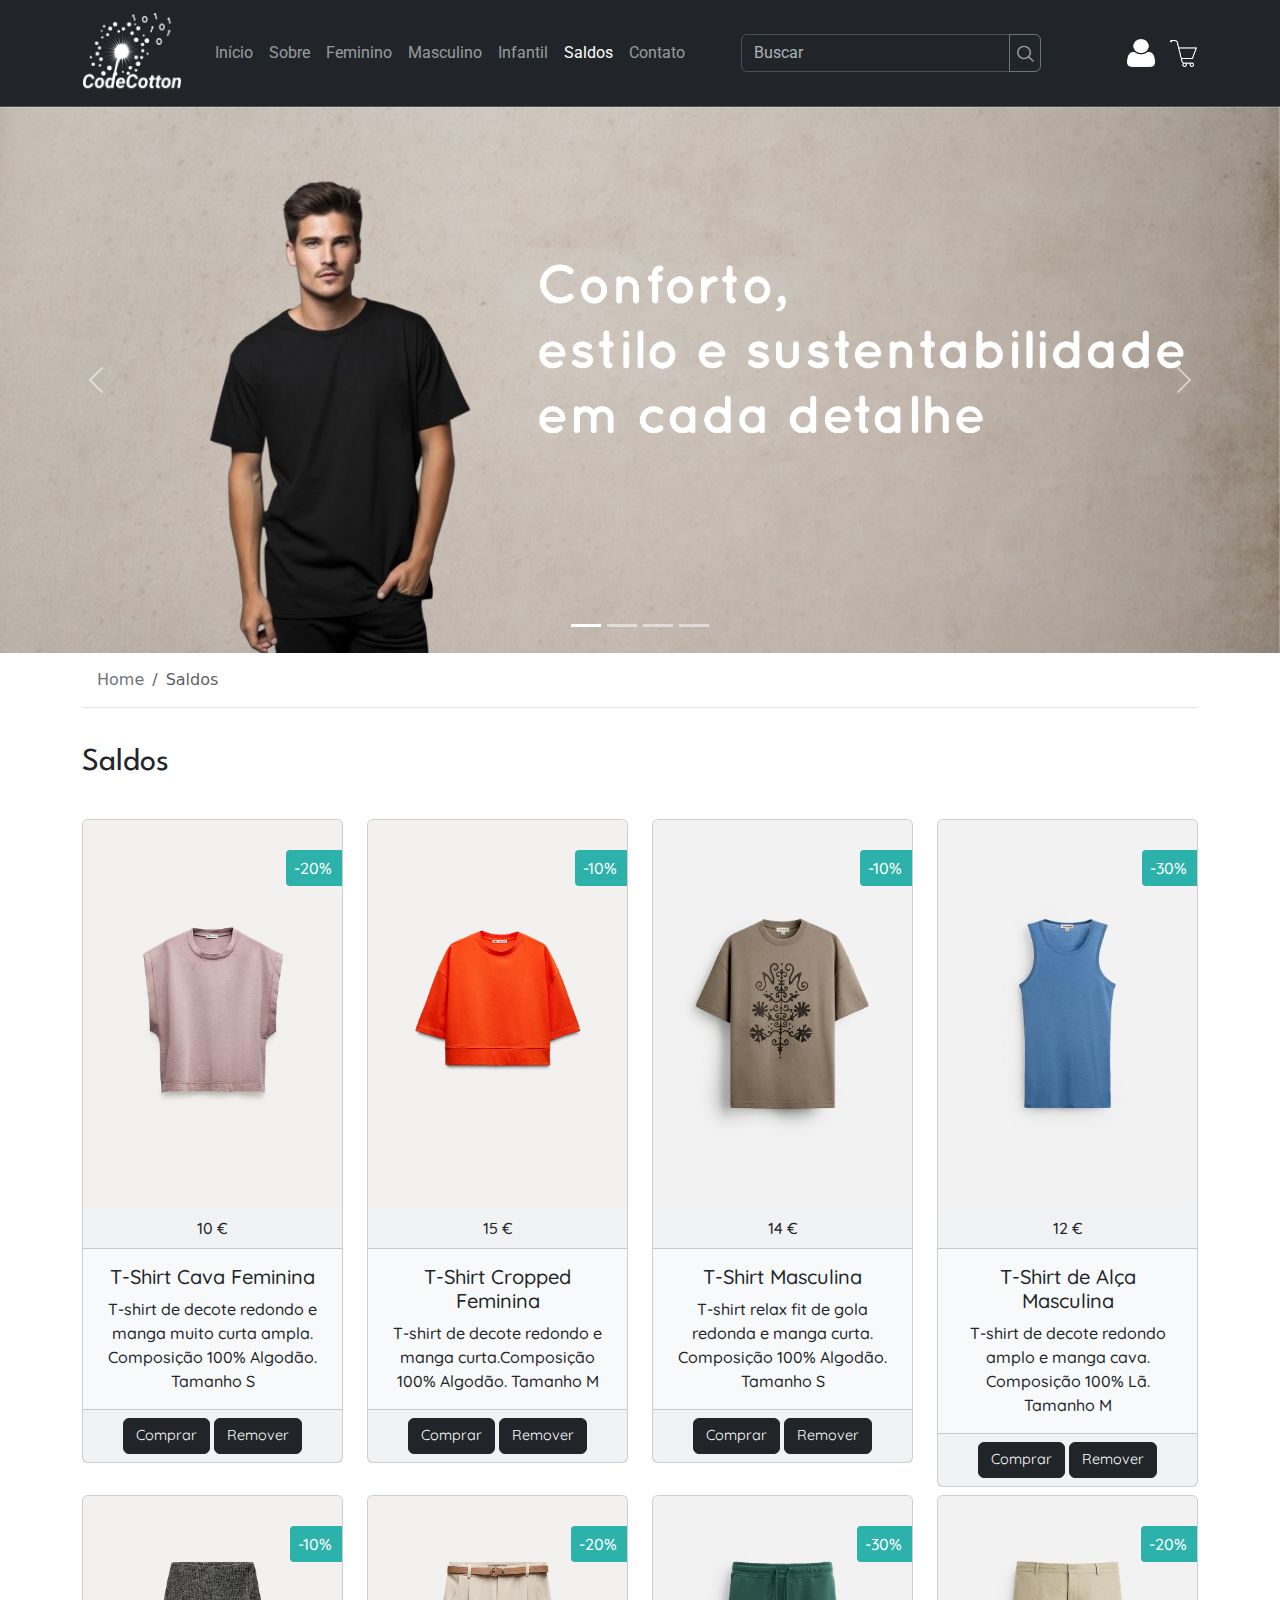
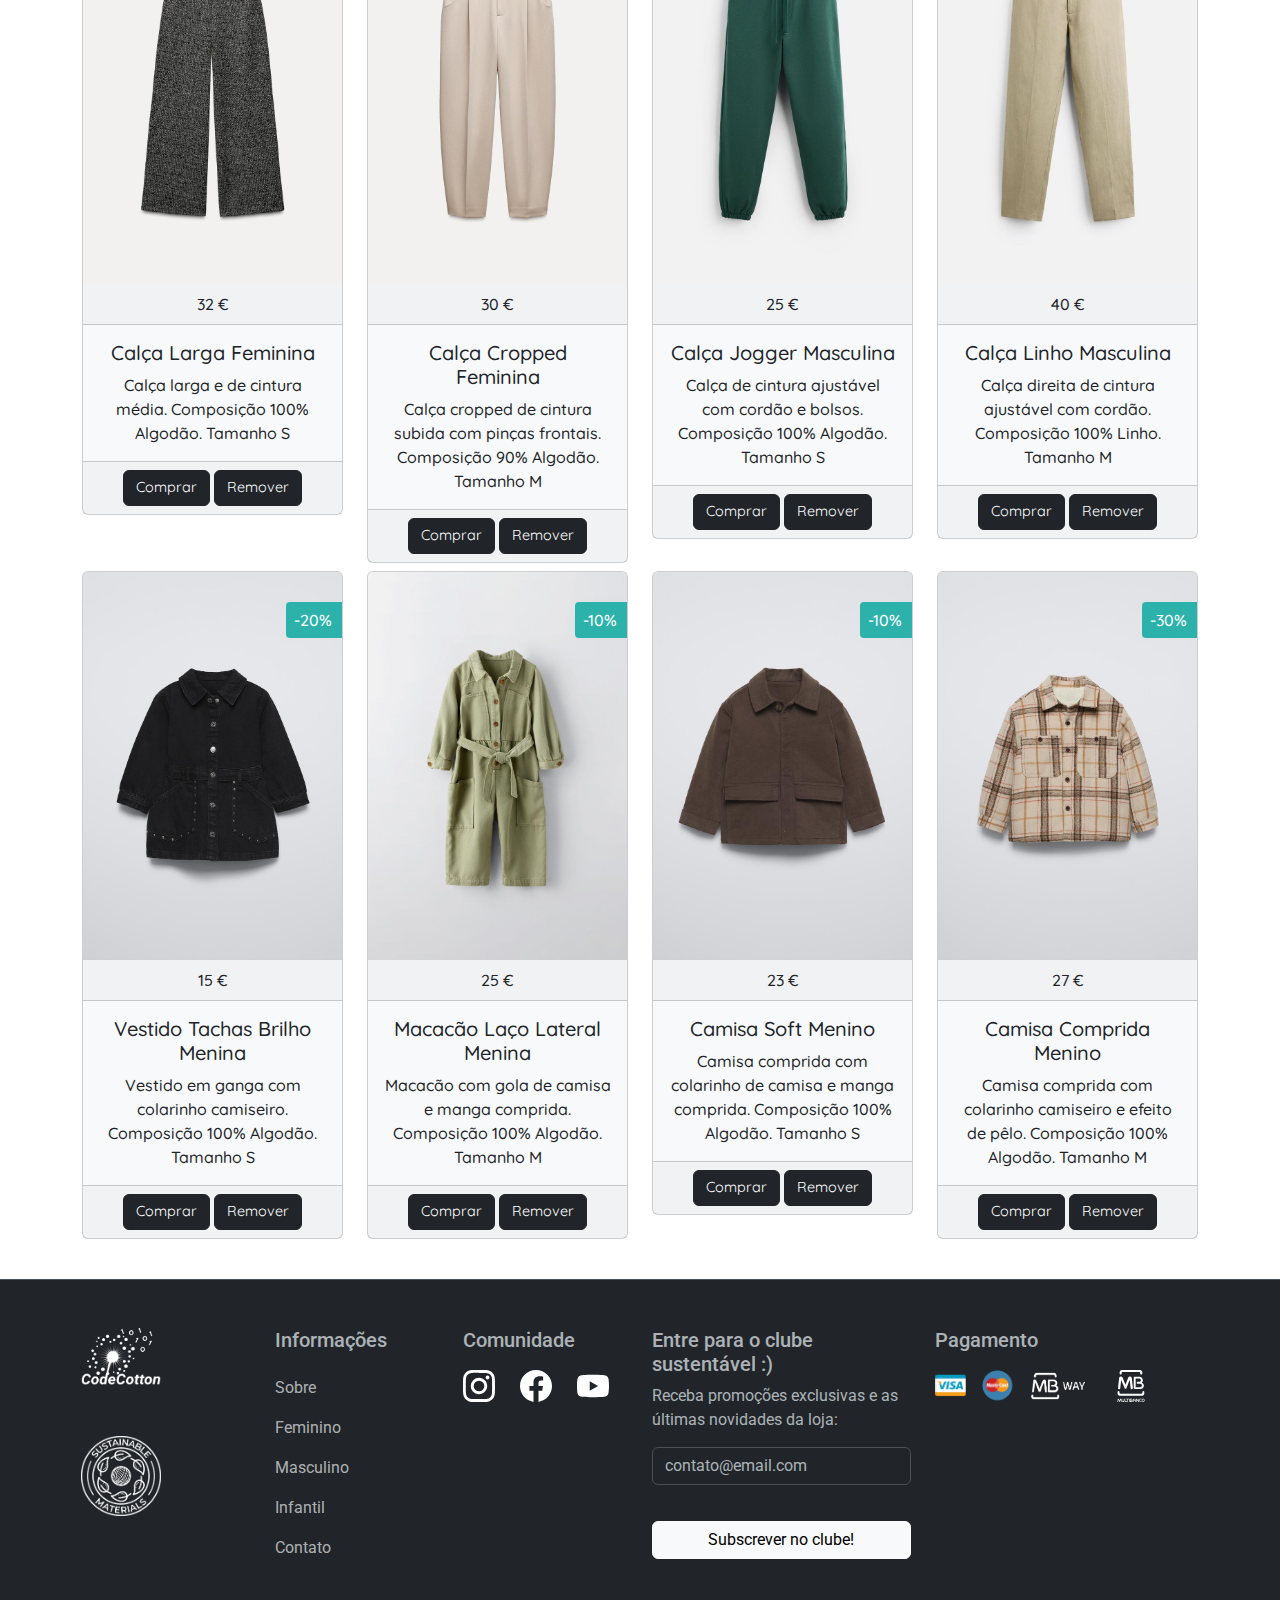
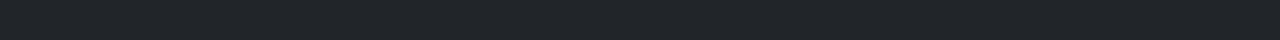
<file: saldos.html>
<!DOCTYPE html>
<html lang="en">

<head>
  <meta charset="UTF-8">
  <meta name="viewport" content="width=device-width, initial-scale=1.0">
  <title>CodeCotton | Saldos</title>
  <meta name="description" content="CodeCotton - Moda sustentável para toda a família. Conheça as novidades em roupas masculinas, femininas, infantis e promoções.">
  <link rel="icon" type="image/png" sizes="50x50" href="imagens/favicon-50x50.png">
  <link rel="stylesheet" href="style.css">
  <!-- Fontes -->
  <link rel="preconnect" href="https://fonts.googleapis.com">
  <link rel="preconnect" href="https://fonts.gstatic.com" crossorigin>
  <link href="https://fonts.googleapis.com/css2?family=League+Spartan:wght@100..900&family=Quicksand:wght@300..700&family=Roboto:ital,wght@0,100;0,300;0,400;0,500;0,700;0,900;1,100;1,300;1,400;1,500;1,700;1,900&display=swap" rel="stylesheet" media="print" onload="this.media='all'">
  <!-- Bootstrap -->
  <link href="https://cdn.jsdelivr.net/npm/bootstrap@5.3.3/dist/css/bootstrap.min.css" rel="stylesheet" integrity="sha384-QWTKZyjpPEjISv5WaRU9OFeRpok6YctnYmDr5pNlyT2bRjXh0JMhjY6hW+ALEwIH" crossorigin="anonymous">
  <script src="https://cdn.jsdelivr.net/npm/bootstrap@5.3.3/dist/js/bootstrap.bundle.min.js" integrity="sha384-YvpcrYf0tY3lHB60NNkmXc5s9fDVZLESaAA55NDzOxhy9GkcIdslK1eN7N6jIeHz" crossorigin="anonymous"></script>
</head>

<body>

  <!-- Nav Bar -->
  <nav class="navbar bg-dark border-bottom border-body navbar-expand-sm py-2 sticky-top" data-bs-theme="dark">
    <div class="container">
      <!-- Logotipo -->
      <a class="navbar-brand logo" href="index.html">
        <img src="imagens/logotipo.png" width="100" height="80" alt="logo" />
      </a>

      <!-- Menu hambúrguer -->
      <button class="navbar-toggler" type="button" data-bs-toggle="collapse" data-bs-target="#menuNavbar" aria-label="Toggle navigation">
        <span class="navbar-toggler-icon"></span>
      </button>

      <!-- Menu header -->
      <div class="collapse navbar-collapse justify-content-between font-1" id="menuNavbar">
        <!-- Links de navegação -->
        <div class="navbar-nav">
          <a href="index.html" class="nav-link">Início</a>
          <a href="sobre.html" class="nav-link">Sobre</a>
          <a href="loja_feminina.html" class="nav-link">Feminino</a>
          <a href="loja_masculina.html" class="nav-link">Masculino</a>
          <a href="loja_infantil.html" class="nav-link">Infantil</a>
          <a href="saldos.html" class="nav-link active">Saldos</a>
          <a href="contato.html" class="nav-link">Contato</a>
        </div>

        <!-- Formulário de busca -->
        <form class="d-flex form-busca">
          <div class="input-group">
            <input type="search" class="form-control" placeholder="Buscar" aria-label="Search" />
            <button id="busca" class="btn btn-outline-secondary" type="button">
              <img src="imagens/search.png" alt="Buscar" style="width: 20px; height: 20px;" />
            </button>
          </div>
        </form>

        <!-- Login e Carrinho -->
        <div class="d-flex align-items-center icons-section">
          <span id="userNameDisplay" class="me-2"></span>
          <!-- Login -->
          <a href="#" class="nav-link" data-bs-toggle="modal" data-bs-target="#loginModal">
            <img src="imagens/login.png" width="24" alt="Login" class="icon" />
          </a>
          <!-- Carrinho -->
          <div class="barra-icon-carrinho">
            <a href="#" class="nav-link icon-carrinho" data-bs-toggle="offcanvas" data-bs-target="#offcanvasRight">
              <img src="imagens/carrinho-de-compras.png" width="24" alt="Carrinho" class="icon" />
            </a>
            <span id="contador-carrinho">0</span>
          </div>
        </div>

      </div>
    </div>
  </nav>
  <!-- Fim Nav Bar -->

  <!-- Listagem de produtos no carrinho -->
  <div class="offcanvas offcanvas-end" tabindex="-1" id="offcanvasRight" aria-labelledby="offcanvasRightLabel" aria-modal="true" role="dialog">
    <div class="offcanvas-header">
      <h5 class="offcanvas-title" id="offcanvasRightLabel">O seu carrinho
        <span id="total-itens" class="badge bg-secondary ms-2">0 itens</span>
      </h5>
      <button type="button" class="btn-close" data-bs-dismiss="offcanvas" aria-label="Close"></button>
    </div>
    <div class="offcanvas-body">
      <div class="cart-header">
        <div class="cart-title">Produto</div>
        <div class="cart-title">Quantidade</div>
        <div class="cart-title">Valor</div>
      </div>
      <div id="cartItems" class="mt-3">
      </div>
      <div class="offcanvas-footer p-3 border-top">
        <div class="d-flex justify-content-between align-items-center">
          <span class="fw-bold">Total:</span>
          <span id="valor-total" class="fw-bold">0.00 €</span>
        </div>
        <button id="pagarCompra" class="btn btn-dark w-100 mt-3">Efetuar Pagamento</button>
      </div>
    </div>

  </div>

  <!-- Fim - Listagem de produtos no carrinho -->
  <main>
    <!-- Container conteúdo -->
    <div class="conteudo">

      <!-- Carrossel fotos -->
      <div class="carousel slide" data-bs-ride="carousel" id="ads">
        <div class="carousel-indicators">
          <button class="active" data-bs-target="ads" data-bs-slide-to="0"></button>
          <button data-bs-target="#ads" data-bs-slide-to="1"></button>
          <button data-bs-target="#ads" data-bs-slide-to="2"></button>
          <button data-bs-target="#ads" data-bs-slide-to="3"></button>

        </div>
        <div class="carousel-inner">
          <div class="carousel-item active" data-bs-interval="3000">
            <img src="imagens/banner_masculino.png" alt="CodeCotton" class="img-fluid">
          </div>
          <div class="carousel-item" data-bs-interval="3000">
            <img src="imagens/banner_feminino.png" alt="CodeCotton" class="img-fluid">
          </div>
          <div class="carousel-item" data-bs-interval="3000">
            <img src="imagens/banner_crianca.png" alt="CodeCotton" class="img-fluid">
          </div>
          <div class="carousel-item" data-bs-interval="3000">
            <img src="imagens/banner_saldos.png" alt="CodeCotton" class="img-fluid">
          </div>
        </div>
        <button class="carousel-control-prev" data-bs-target="#ads" data-bs-slide="prev">
          <span class="carousel-control-prev-icon"></span>
        </button>
        <button class="carousel-control-next" data-bs-target="#ads" data-bs-slide="next">
          <span class="carousel-control-next-icon"></span>
        </button>
      </div>
      <!-- Fim - Carrossel fotos -->

      <!-- Breadcrumbs -->
      <div class="container">
        <nav aria-label="breadcrumb">
          <ol class="breadcrumb">
            <li class="breadcrumb-item">
              <a href="index.html" class="link-secondary link-underline-opacity-0 link-underline-opacity-100-hover">Home</a>
            </li>
            <li class="breadcrumb-item active" aria-current="page">Saldos</li>
          </ol>
        </nav>
      </div>
      <!-- Fim - Breadcrumbs -->

      <!-- Itens Loja -->
      <div class="container saldos">
        <h2 class="font-2">Saldos</h2>

        <div class="row font-3">
          <div class="col-xl-3 col-lg-3 col-md-4 col-sm-6 d-flex align-itens-stretch pt-2">
            <div class="product-card" data-id="41">
              <div class="card text-center bg-light">
                <img src="imagens/Produtos/camiseta_feminina_cava.jpg" class="card-img-top" alt="T-shirt Feminina Preta">
                <div class="card-header"> 10 €</div>
                <div class="card-body">
                  <h5 class="card-title"> T-Shirt Cava Feminina </h5>
                  <p class="card-text">
                    T-shirt de decote redondo e manga muito curta ampla. Composição 100% Algodão. Tamanho S
                  </p>
                </div>
                <div class="card-footer">
                  <form class="d-block">
                    <button class="btn btn-dark add-to-cart">Comprar</button>
                    <button class="btn btn-dark remove-from-cart">Remover</button>
                  </form>
                </div>
                <span class="tag-saldo">-20%</span>
              </div>
            </div>
          </div>

          <div class="col-xl-3 col-lg-3 col-md-4 col-sm-6 d-flex align-itens-stretch pt-2">
            <div class="product-card" data-id="42">
              <div class="card text-center bg-light">
                <img src="imagens/Produtos/camiseta_feminina_laranja.jpg" class="card-img-top" alt="T-shirt Feminina Preta">
                <div class="card-header"> 15 €</div>
                <div class="card-body">
                  <h5 class="card-title"> T-Shirt Cropped Feminina </h5>
                  <p class="card-text">
                    T-shirt de decote redondo e manga curta.Composição 100% Algodão. Tamanho M
                  </p>
                </div>
                <div class="card-footer">
                  <form class="d-block">
                    <button class="btn btn-dark add-to-cart">Comprar</button>
                    <button class="btn btn-dark remove-from-cart">Remover</button>
                  </form>
                </div>
                <span class="tag-saldo">-10%</span>
              </div>
            </div>
          </div>

          <div class="col-xl-3 col-lg-3 col-md-4 col-sm-6 d-flex align-itens-stretch pt-2">
            <div class="product-card" data-id="43">
              <div class="card text-center bg-light">
                <img src="imagens/Produtos/camiseta_masculina_beige_estampada.jpg" class="card-img-top" alt="T-shirt Feminina Preta">
                <div class="card-header"> 14 €</div>
                <div class="card-body">
                  <h5 class="card-title"> T-Shirt Masculina </h5>
                  <p class="card-text">
                    T-shirt relax fit de gola redonda e manga curta. Composição 100% Algodão. Tamanho S
                  </p>
                </div>
                <div class="card-footer">
                  <form class="d-block">
                    <button class="btn btn-dark add-to-cart">Comprar</button>
                    <button class="btn btn-dark remove-from-cart">Remover</button>
                  </form>
                </div>
                <span class="tag-saldo">-10%</span>
              </div>
            </div>
          </div>

          <div class="col-xl-3 col-lg-3 col-md-4 col-sm-6 d-flex align-itens-stretch pt-2">
            <div class="product-card" data-id="44">
              <div class="card text-center bg-light">
                <img src="imagens/Produtos/camiseta_masculina_cava.jpg" class="card-img-top" alt="T-shirt Feminina Preta">
                <div class="card-header"> 12 €</div>
                <div class="card-body">
                  <h5 class="card-title"> T-Shirt de Alça Masculina</h5>
                  <p class="card-text">
                    T-shirt de decote redondo amplo e manga cava. Composição 100% Lã. Tamanho M
                  </p>
                </div>
                <div class="card-footer">
                  <form class="d-block">
                    <button class="btn btn-dark add-to-cart">Comprar</button>
                    <button class="btn btn-dark remove-from-cart">Remover</button>
                  </form>
                </div>
                <span class="tag-saldo">-30%</span>
              </div>
            </div>
          </div>

          <div class="col-xl-3 col-lg-3 col-md-4 col-sm-6 d-flex align-itens-stretch pt-2">
            <div class="product-card" data-id="45">
              <div class="card text-center bg-light">
                <img src="imagens/Produtos/calça_feminino_padrao.jpg" class="card-img-top" alt="Calça jeans Feminina">
                <div class="card-header"> 32 €</div>
                <div class="card-body">
                  <h5 class="card-title"> Calça Larga Feminina </h5>
                  <p class="card-text">
                    Calça larga e de cintura média. Composição 100% Algodão. Tamanho S
                  </p>
                </div>
                <div class="card-footer">
                  <form class="d-block">
                    <button class="btn btn-dark add-to-cart">Comprar</button>
                    <button class="btn btn-dark remove-from-cart">Remover</button>
                  </form>
                </div>
                <span class="tag-saldo">-10%</span>
              </div>
            </div>
          </div>

          <div class="col-xl-3 col-lg-3 col-md-4 col-sm-6 d-flex align-itens-stretch pt-2">
            <div class="product-card" data-id="46">
              <div class="card text-center bg-light">
                <img src="imagens/Produtos/calça_feminino_beige.jpg" class="card-img-top" alt="Calça jeans Feminina">
                <div class="card-header"> 30 €</div>
                <div class="card-body">
                  <h5 class="card-title"> Calça Cropped Feminina </h5>
                  <p class="card-text">
                    Calça cropped de cintura subida com pinças frontais. Composição 90% Algodão. Tamanho M
                  </p>
                </div>
                <div class="card-footer">
                  <form class="d-block">
                    <button class="btn btn-dark add-to-cart">Comprar</button>
                    <button class="btn btn-dark remove-from-cart">Remover</button>
                  </form>
                </div>
                <span class="tag-saldo">-20%</span>
              </div>
            </div>
          </div>

          <div class="col-xl-3 col-lg-3 col-md-4 col-sm-6 d-flex align-itens-stretch pt-2">
            <div class="product-card" data-id="47">
              <div class="card text-center bg-light">
                <img src="imagens/Produtos/calça_masculina_jogger.jpg" class="card-img-top" alt="Calça jeans Feminina">
                <div class="card-header"> 25 €</div>
                <div class="card-body">
                  <h5 class="card-title"> Calça Jogger Masculina </h5>
                  <p class="card-text">
                    Calça de cintura ajustável com cordão e bolsos. Composição 100% Algodão. Tamanho S
                  </p>
                </div>
                <div class="card-footer">
                  <form class="d-block">
                    <button class="btn btn-dark add-to-cart">Comprar</button>
                    <button class="btn btn-dark remove-from-cart">Remover</button>
                  </form>
                </div>
                <span class="tag-saldo">-30%</span>
              </div>
            </div>
          </div>

          <div class="col-xl-3 col-lg-3 col-md-4 col-sm-6 d-flex align-itens-stretch pt-2">
            <div class="product-card" data-id="48">
              <div class="card text-center bg-light">
                <img src="imagens/Produtos/calça_masculina_linho.jpg" class="card-img-top" alt="Calça jeans Feminina">
                <div class="card-header"> 40 €</div>
                <div class="card-body">
                  <h5 class="card-title"> Calça Linho Masculina </h5>
                  <p class="card-text">
                    Calça direita de cintura ajustável com cordão. Composição 100% Linho. Tamanho M
                  </p>
                </div>
                <div class="card-footer">
                  <form class="d-block">
                    <button class="btn btn-dark add-to-cart">Comprar</button>
                    <button class="btn btn-dark remove-from-cart">Remover</button>
                  </form>
                </div>
                <span class="tag-saldo">-20%</span>
              </div>
            </div>
          </div>

          <div class="col-xl-3 col-lg-3 col-md-4 col-sm-6 d-flex align-itens-stretch pt-2">
            <div class="product-card" data-id="49">
              <div class="card text-center bg-light">
                <img src="imagens/Produtos/vestido_menina_preto.jpg" class="card-img-top" alt="Vestido">
                <div class="card-header"> 15 €</div>
                <div class="card-body">
                  <h5 class="card-title"> Vestido Tachas Brilho Menina </h5>
                  <p class="card-text">
                    Vestido em ganga com colarinho camiseiro. Composição 100% Algodão. Tamanho S
                  </p>
                </div>
                <div class="card-footer">
                  <form class="d-block">
                    <button class="btn btn-dark add-to-cart">Comprar</button>
                    <button class="btn btn-dark remove-from-cart">Remover</button>
                  </form>
                </div>
                <span class="tag-saldo">-20%</span>
              </div>
            </div>
          </div>

          <div class="col-xl-3 col-lg-3 col-md-4 col-sm-6 d-flex align-itens-stretch pt-2">
            <div class="product-card" data-id="50">
              <div class="card text-center bg-light">
                <img src="imagens/Produtos/macacao_menina_verde.jpg" class="card-img-top" alt="Vestido">
                <div class="card-header"> 25 €</div>
                <div class="card-body">
                  <h5 class="card-title"> Macacão Laço Lateral Menina </h5>
                  <p class="card-text">
                    Macacão com gola de camisa e manga comprida. Composição 100% Algodão. Tamanho M
                  </p>
                </div>
                <div class="card-footer">
                  <form class="d-block">
                    <button class="btn btn-dark add-to-cart">Comprar</button>
                    <button class="btn btn-dark remove-from-cart">Remover</button>
                  </form>
                </div>
                <span class="tag-saldo">-10%</span>
              </div>
            </div>
          </div>

          <div class="col-xl-3 col-lg-3 col-md-4 col-sm-6 d-flex align-itens-stretch pt-2">
            <div class="product-card" data-id="51">
              <div class="card text-center bg-light">
                <img src="imagens/Produtos/camisa_menino_castanha.jpg" class="card-img-top" alt="Vestido">
                <div class="card-header"> 23 €</div>
                <div class="card-body">
                  <h5 class="card-title"> Camisa Soft Menino </h5>
                  <p class="card-text">
                    Camisa comprida com colarinho de camisa e manga comprida. Composição 100% Algodão. Tamanho S
                  </p>
                </div>
                <div class="card-footer">
                  <form class="d-block">
                    <button class="btn btn-dark add-to-cart">Comprar</button>
                    <button class="btn btn-dark remove-from-cart">Remover</button>
                  </form>
                </div>
                <span class="tag-saldo">-10%</span>
              </div>
            </div>
          </div>

          <div class="col-xl-3 col-lg-3 col-md-4 col-sm-6 d-flex align-itens-stretch pt-2">
            <div class="product-card" data-id="52">
              <div class="card text-center bg-light">
                <img src="imagens/Produtos/camisa_menino_quadrados.jpg" class="card-img-top" alt="Vestido">
                <div class="card-header"> 27 €</div>
                <div class="card-body">
                  <h5 class="card-title"> Camisa Comprida Menino </h5>
                  <p class="card-text">
                    Camisa comprida com colarinho camiseiro e efeito de pêlo. Composição 100% Algodão. Tamanho M
                  </p>
                </div>
                <div class="card-footer">
                  <form class="d-block">
                    <button class="btn btn-dark add-to-cart">Comprar</button>
                    <button class="btn btn-dark remove-from-cart">Remover</button>
                  </form>
                </div>
                <span class="tag-saldo">-30%</span>
              </div>
            </div>
          </div>
        </div>

      </div>

    </div>

  </main>

  <!-- Footer -->
  <footer class="border-top text-muted bg-dark text-light footer-container font-1" data-bs-theme="dark">
    <div class="container py-4 py-md-5 px-4 px-md-3 text-body-secondary">
      <div class="row">
        <div class="col-lg-1 mb-5 selos">
          <a class="navbar-brand" href="index.html">
            <img src="imagens/logotipo.png" width="80" height="60" alt="logo">
          </a>
          <img src="imagens/footer-eco-icon-white.png" width="80" height="80" alt="Sustainable Icon" class="mt-5">
        </div>
        <div class="col-6 col-lg-2 offset-lg-1 mb-3">
          <h5>Informações</h5>
          <nav class="navbar">
            <div class="navbar-nav mr-auto navbar-left ">
              <a href="sobre.html" class="nav-link">Sobre</a>
              <a href="loja_feminina.html" class="nav-link">Feminino</a>
              <a href="loja_masculina.html" class="nav-link">Masculino</a>
              <a href="loja_infantil.html" class="nav-link">Infantil</a>
              <a href="contato.html" class="nav-link">Contato</a>
            </div>
          </nav>
        </div>
        <div class="col-6 col-lg-2 mb-3 footer-redes">
          <h5>Comunidade</h5>
          <div class="mb-3">
            <ul class="list-unstyled">
              <li><a href="https://www.instagram.com/cesae.digital/" target="_blank">
                  <img src="imagens/instagram.svg" alt="Instagram">
                </a></li>
              <li><a href="https://www.facebook.com/CesaeDigital" target="_blank">
                  <img src="imagens/facebook.svg" alt="Facebook">
                </a></li>
              <li><a href="https://www.youtube.com/user/CESAECanal" target="_blank">
                  <img src="imagens/youtube.svg" alt="youtube">
                </a></li>
            </ul>
          </div>
        </div>
        <div class="col-6 col-lg-3 mb-3 footer-clube">
          <h5>Entre para o clube sustentável :)</h5>
          <form id="emailForm">
            <div class="mb-3">
              <label for="email">Receba promoções exclusivas e as últimas novidades da loja:</label>
              <input type="email" class="form-control" id="email" name="email" placeholder="contato@email.com">
            </div>
            <button class="btn btn-light subscribeButton" id="subscribeButton" type="button">Subscrever no clube!</button>
          </form>

          <!-- Modal de Alerta -->
          <div class="modal fade" id="alertModal" tabindex="-1" aria-labelledby="alertModalLabel">
            <div class="modal-dialog">
              <div class="modal-content bg-light text-dark">
                <div class="modal-header">
                  <h5 class="modal-title" id="alertModalLabel">Atenção</h5>
                  <button type="button" class="btn-close" data-bs-dismiss="modal" aria-label="Fechar"></button>
                </div>
                <div class="modal-body">
                  <p id="modalMessage"></p>
                </div>
                <div class="modal-footer">
                  <button type="button" class="btn btn-dark" data-bs-dismiss="modal">Ok</button>
                </div>
              </div>
            </div>
          </div>
        </div>

        <div class="col-6 col-lg-3 mb-3 footer-pagamento">
          <h5>Pagamento</h5>
          <div class="mb-3">
            <ul class="list-unstyled">
              <li class="icon-pag"><img src="imagens/visa.svg" alt="Visa"></li>
              <li class="icon-pag"><img src="imagens/logo_master.svg" alt="Mastercard"></li>
              <li class="icon-pag-b"><img src=" imagens/mbway_white.png" alt="Mbway"></li>
              <li class="icon-pag-b"><img src="imagens/icon-multibanco.svg" alt="Multibanco"></li>
            </ul>
          </div>
        </div>
      </div>
    </div>
  </footer>
  <!-- Fim - Footer -->

  <!-- Modal Login -->
  <div class="modal fade" id="loginModal" tabindex="-1" aria-labelledby="loginModalLabel">
    <div class="modal-dialog">
      <div class="modal-content bg-light text-dark">
        <div class="modal-header">
          <h5 class="modal-title" id="loginModalLabel">Login</h5>
          <button type="button" class="btn-close" data-bs-dismiss="modal" aria-label="Close"></button>
        </div>
        <div class="modal-body">
          <form id="loginForm">
            <div class="mb-3">
              <label for="email" class="form-label">E-mail</label>
              <input type="email" class="form-control" id="email-user" placeholder="Digite seu e-mail" required>
              <div class="text-danger small d-none" id="emailError">Por favor, insira um e-mail válido.</div>
            </div>
            <div class="mb-3">
              <label for="nome" class="form-label">Nome</label>
              <input type="text" class="form-control" id="nome-user" placeholder="Digite seu nome" maxlength="10" required>
              <div class="text-danger small d-none" id="nomeError">O nome não pode estar vazio e deve ter no máximo 10 caracteres.</div>
            </div>
            <div class="mb-3">
              <label for="password" class="form-label">Senha</label>
              <input type="password" class="form-control" id="password" placeholder="Digite sua senha" required>
              <div class="text-danger small d-none" id="passwordError">A senha deve ter pelo menos 6 caracteres.</div>
            </div>
            <button type="button" class="btn btn-dark w-100" id="loginButton">Entrar</button>
            <button type="button" class="btn btn-dark w-100 mt-2 d-none" id="logoutButton">Terminar sessão</button>
          </form>
        </div>
      </div>
    </div>
  </div>
  <!-- Fim - Modal Login -->

  <!-- Modal para exibir mensagem de usuário logado -->
  <div class="modal fade" id="loggedInModal" tabindex="-1" aria-labelledby="loggedInModalLabel">
    <div class="modal-dialog">
      <div class="modal-content bg-light text-dark">
        <div class="modal-header">
          <h5 class="modal-title" id="loggedInModalLabel">Sucesso</h5>
          <button type="button" class="btn-close" data-bs-dismiss="modal" aria-label="Close"></button>
        </div>
        <div class="modal-body">
          <p>Usuário logado com sucesso!</p>
        </div>
        <div class="modal-footer">
          <button type="button" class="btn btn-dark" data-bs-dismiss="modal">OK</button>
        </div>
      </div>
    </div>
  </div>
  <script src="script.js"></script>

</body>

</html>
</file>
<file: style.css>
@import 'responsivo.css';
@import 'global.css';
@import 'loja.css';
@import 'footer.css';

/* Ícones de login e carrinho */
.icons-section .icon {
  margin-left: 15px;
  width: 28px;
  height: 28px;
}

#userNameDisplay {
  color: #dee2e6;
}

.icons-section {
  margin-left: 15px;
}

.sobre,
.contato {
  font-size: 1.2rem;
}

.breadcrumb {
  padding: 15px !important;
  border-bottom: 1px solid #e3e3e3;
}

.carousel {
  max-width: 100%; /* Garante que o carrossel não exceda a largura da tela */
  overflow: hidden; /* Remove qualquer conteúdo que "vaze" para fora do contêiner */
}

.carousel-item img {
  width: 100%; /* Garante que a imagem preencha o contêiner do carrossel */
  height: auto; /* Mantém a proporção da imagem */
}

.conteudo {
  margin-bottom: 40px;
}

.banner-home {
  padding: 20px 0;
}

/* Espaçamento e estilos para os cards */
#box .card {
  border: none;
  box-shadow: 0 4px 6px rgba(0, 0, 0, 0.1);
  transition: transform 0.3s ease, box-shadow 0.3s ease;
}

#box .card:hover {
  transform: scale(1.05); /* Zoom leve ao passar o mouse */
  box-shadow: 0 8px 12px rgba(0, 0, 0, 0.2);
}

#box .card-img-top {
  border-top-left-radius: 8px;
  border-top-right-radius: 8px;
  object-fit: cover;
  height: 500px;
}

#box .card-body {
  border-bottom-left-radius: 8px;
  border-bottom-right-radius: 8px;
  padding: 15px;
}

#box .card-body h5 {
  margin: 0;
  font-size: 1.2rem;
}

/* Estilos para banners */
.banner-home img {
  border-radius: 8px;
  margin-bottom: 15px;
  box-shadow: 0 4px 6px rgba(0, 0, 0, 0.1);
}

.carousel-inner {
  display: flex;
  align-items: center;
  overflow: hidden;
}

.carousel-item img {
  height: 100%;
  object-fit: cover;
}

.container.sobre {
  max-width: 1200px;
  margin: 0 auto;
  padding: 20px;
}

.sobre-conteudo {
  display: flex;
  align-items: flex-start;
  gap: 20px; /* Espaço entre imagem e texto */
  flex-wrap: wrap; /* Ajusta para dispositivos menores */
}

.sobre-imagem {
  flex: 1; /* Define o tamanho da imagem */
  max-width: 400px;
  height: auto;
  border-radius: 8px;
  box-shadow: 0 4px 8px rgba(0, 0, 0, 0.1);
}

.sobre-texto {
  flex: 2; /* Define o tamanho do texto */
  text-align: justify;
  line-height: 1.6;
}

/* Accordion */

/* Style dos botões para abrir e fechar o painel */
.accordion {
  background-color: #eee;
  color: #444;
  cursor: pointer;
  padding: 18px;
  width: 100%;
  text-align: left;
  border: none;
  outline: none;
  transition: 0.4s;
  font-family: roboto;
  justify-content: space-between;
}

.faq .active,
.accordion:hover {
  background-color: #ccc;
}

.panel {
  padding: 10px 10px;
  background-color: white;
  display: none;
  overflow: hidden;
}

/* Pagamento */

.pagamento-conteudo {
  display: grid;
  grid-template-columns: 6fr 6fr;
  gap: 40px;
}

.formulario-pagamento .icon-pag,
.formulario-pagamento .icon-pag-b {
  display: inline-block;
  margin-right: 10px;
  vertical-align: middle;
}

.formulario-pagamento ul {
  display: flex;
  flex-wrap: wrap;
  gap: 10px;
  padding: 0;
  margin: 0;
  list-style-type: none;
  align-items: center;
  justify-content: center;
}

.formulario-pagamento .icon-pag img,
.formulario-pagamento .icon-pag-b img {
  width: 50px;
  height: auto;
}

#infoMultibanco {
  background-color: #f8f9fa;
  border: 1px solid #ddd;
  border-radius: 5px;
  padding: 10px; /* Reduz o preenchimento interno */
  max-width: 270px; /* Define um tamanho máximo para a largura */
}

#infoMultibanco img {
  margin-right: 10px;
  width: 50px; /* Ajusta o tamanho do ícone */
  height: 50px; /* Garante proporções consistentes */
}

#infoMultibanco .d-flex {
  align-items: center; /* Alinha o texto verticalmente ao ícone */
}

#infoMultibanco p {
  margin: 5px 0; /* Reduz o espaço entre os parágrafos */
}
</file>
